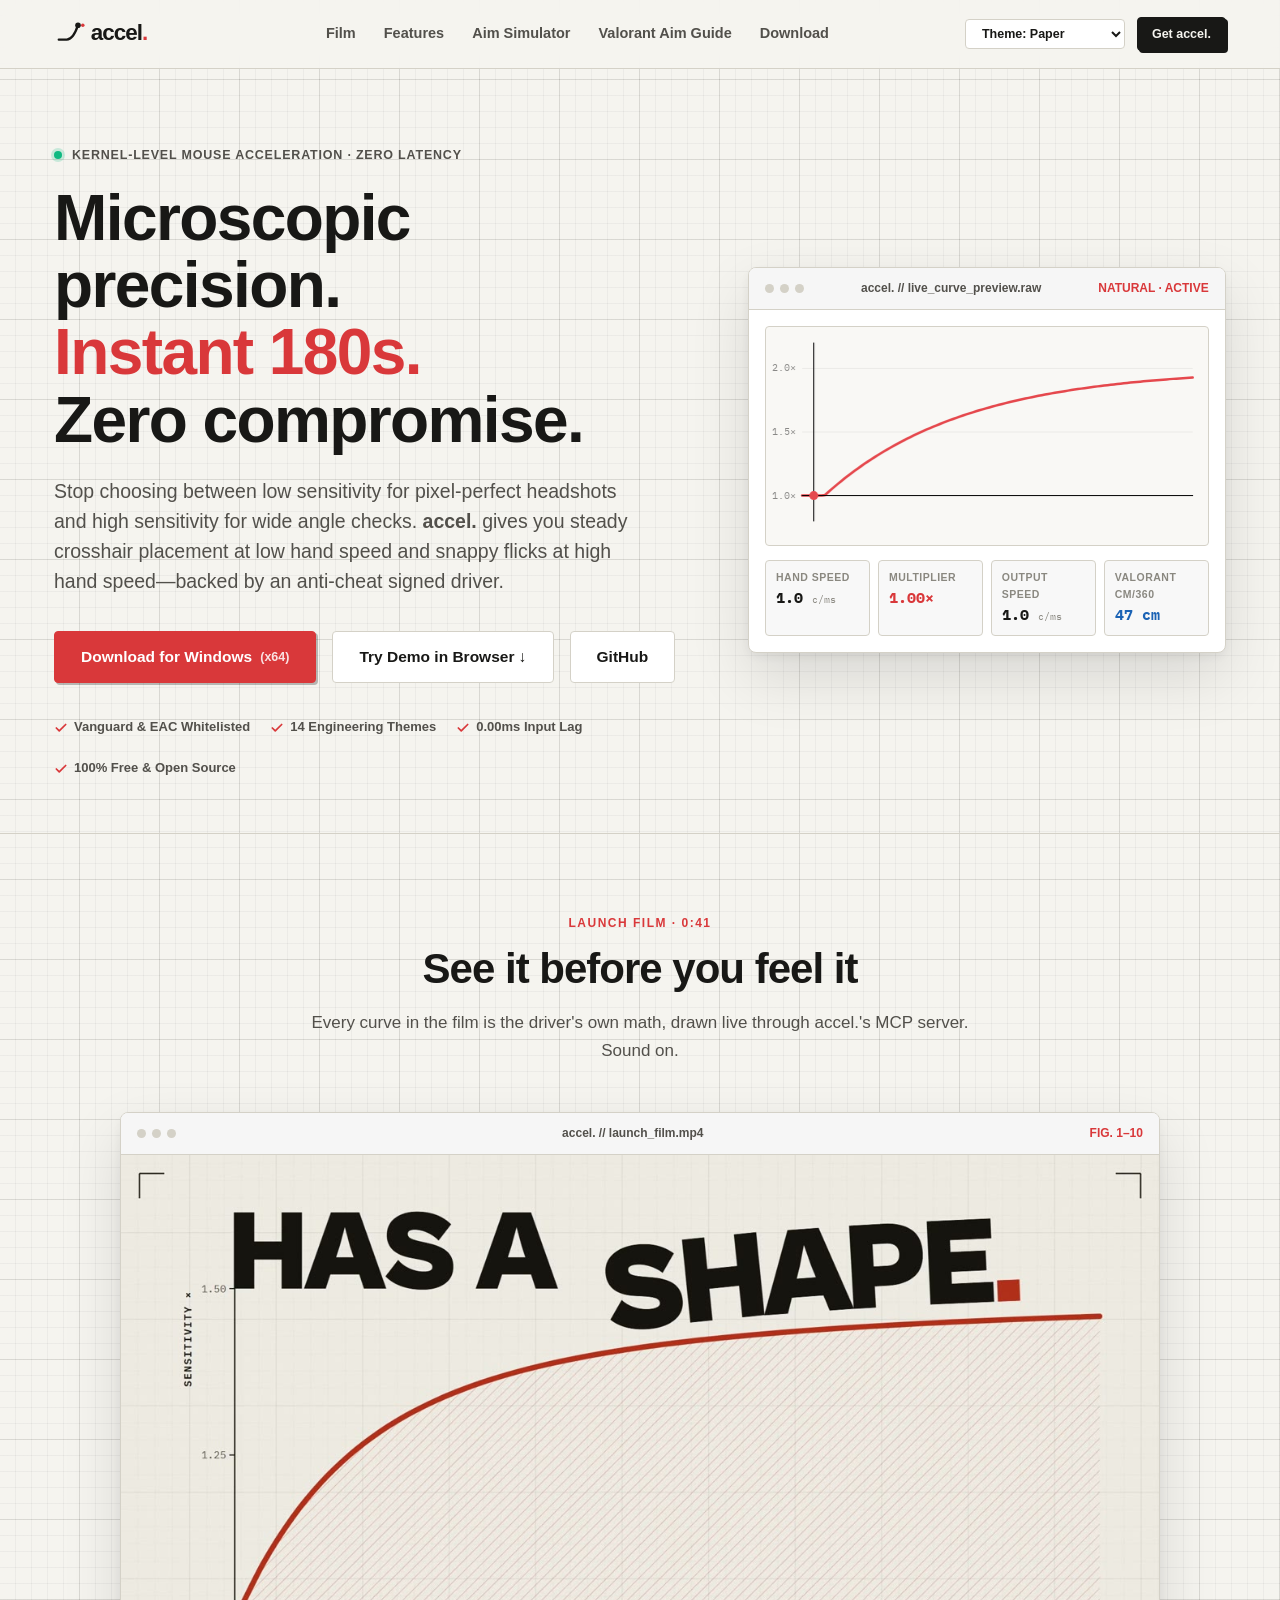
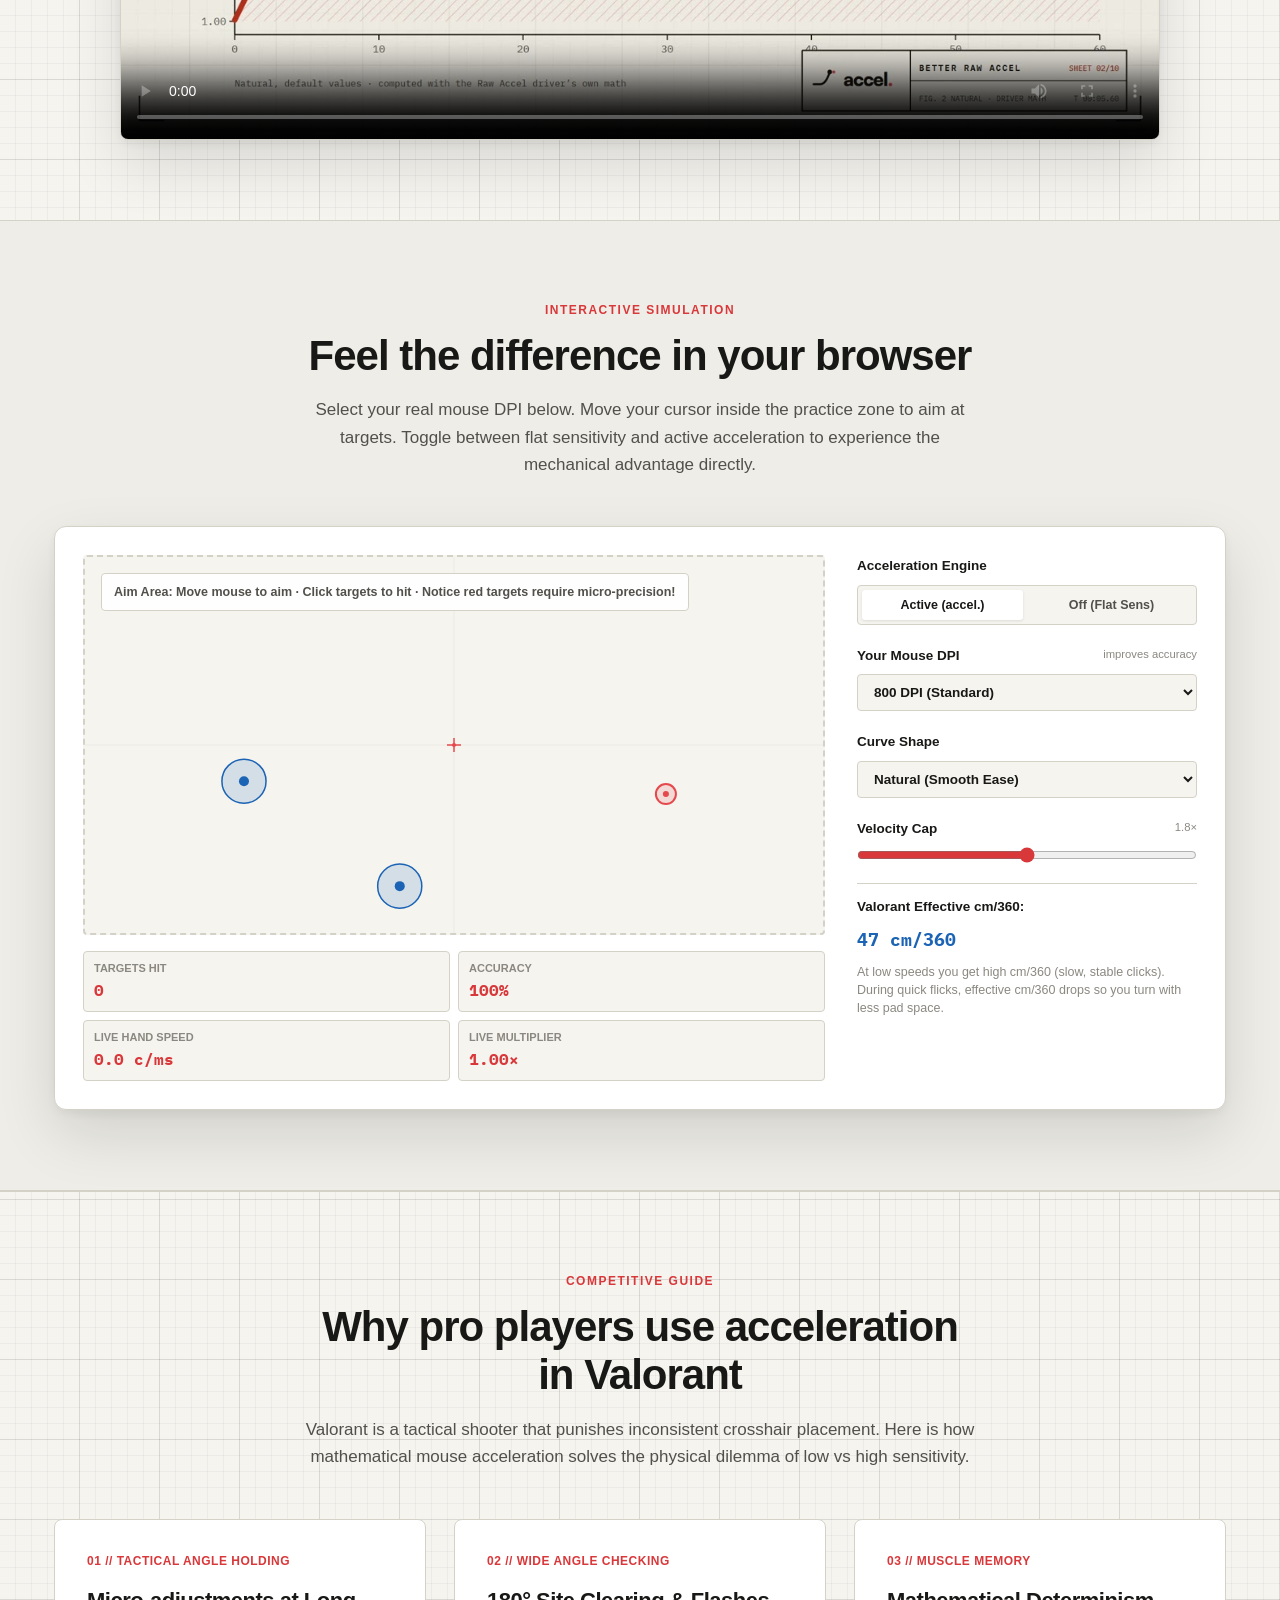
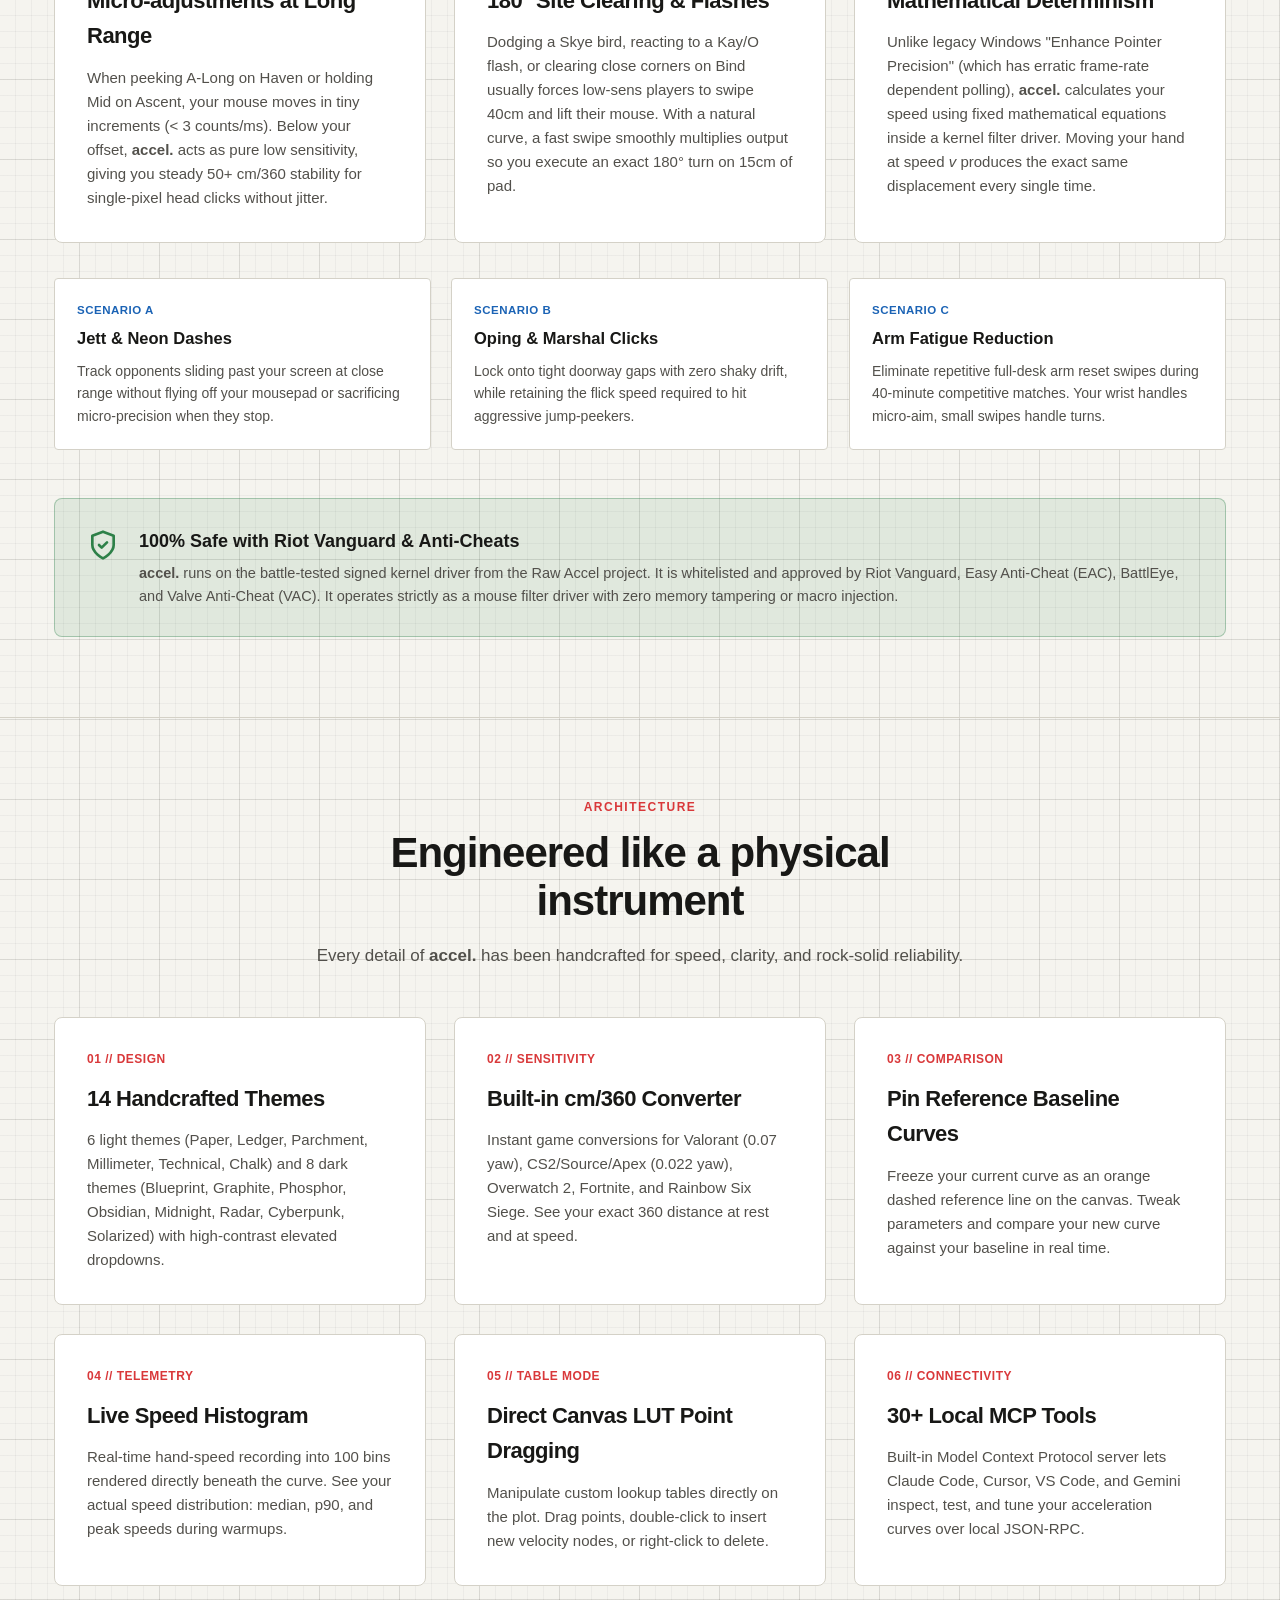
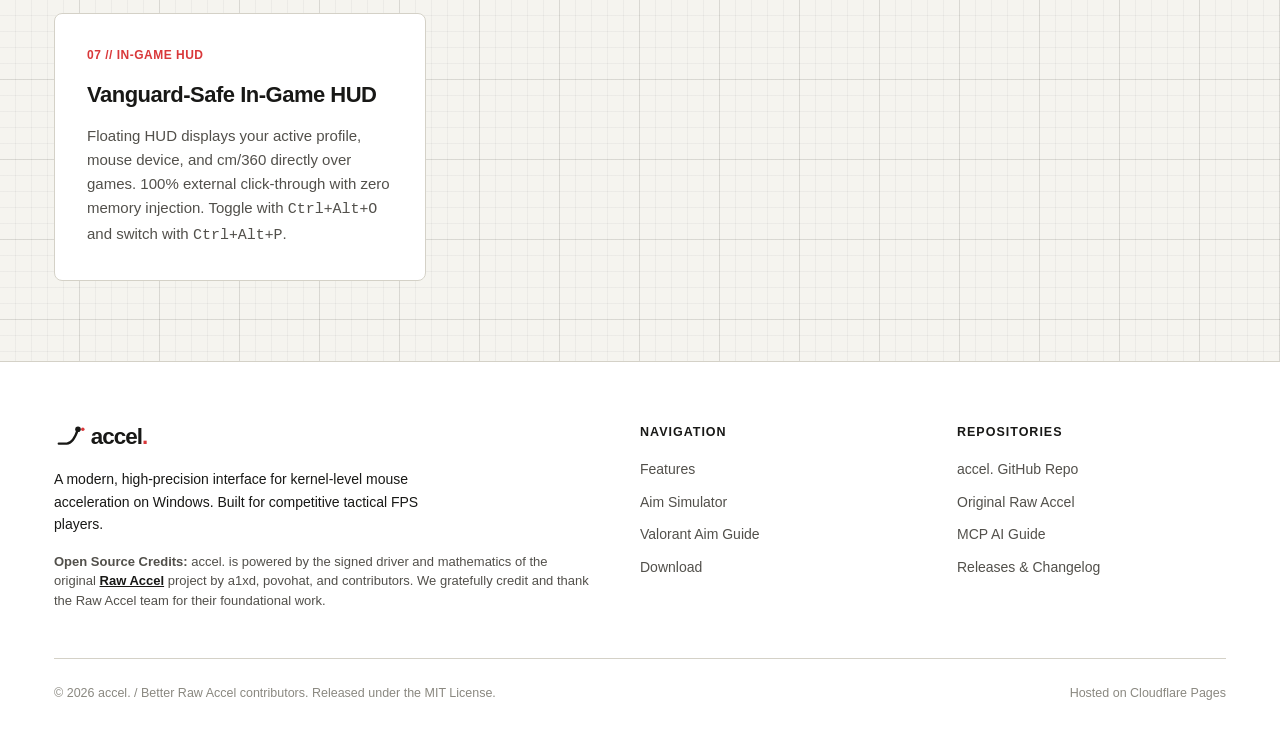
<file: website/index.html>
<!doctype html>
<html lang="en" data-theme="paper">
<head>
  <meta charset="utf-8">
  <meta name="viewport" content="width=device-width, initial-scale=1">
  <title>accel. — Precision Mouse Acceleration for Tactical Shooters &amp; Valorant</title>
  <meta name="description" content="accel. is a modern, high-precision interface for kernel-level mouse acceleration. Gain microscopic headshot precision and lightning-fast 180° flicks in Valorant and CS2.">

  <!-- Typeface: Satoshi via Fontshare, IBM Plex Mono for technical numbers -->
  <link rel="preconnect" href="https://api.fontshare.com">
  <link rel="preconnect" href="https://cdn.fontshare.com" crossorigin>
  <link href="https://api.fontshare.com/v2/css?f[]=satoshi@400,500,600,700,800,900&display=swap" rel="stylesheet">
  <link rel="preconnect" href="https://fonts.googleapis.com">
  <link rel="preconnect" href="https://fonts.gstatic.com" crossorigin>
  <link href="https://fonts.googleapis.com/css2?family=IBM+Plex+Mono:wght@400;500;600;700&display=swap" rel="stylesheet">

  <link rel="stylesheet" href="style.css?v=2">
</head>
<body>

  <!-- Navigation / Titleblock Header -->
  <header class="site-header">
    <div class="container header-inner">
      <a href="index.html" class="brand" aria-label="accel. home">
        <!-- Inline Option 4 Logo: Perfectly visible on dark & light themes via currentColor -->
        <svg class="brand-logo-svg" viewBox="0 0 170 40" fill="none" xmlns="http://www.w3.org/2000/svg">
          <g transform="translate(2, 2)">
            <path d="M 4 25 L 14 25 C 20 25, 24 19, 28 7" stroke="currentColor" stroke-width="3" stroke-linecap="round"/>
            <circle cx="28" cy="7" r="3.5" fill="currentColor"/>
            <circle cx="34" cy="7" r="2.2" fill="var(--accent)"/>
          </g>
          <text x="46" y="28" font-family="'Satoshi', sans-serif" font-weight="900" font-size="28" letter-spacing="-1.2px" fill="currentColor">
            accel<tspan fill="var(--accent)">.</tspan>
          </text>
        </svg>
      </a>

      <nav class="nav-links">
        <a href="#film" class="nav-link">Film</a>
        <a href="#features" class="nav-link">Features</a>
        <a href="#demo" class="nav-link">Aim Simulator</a>
        <a href="#valorant" class="nav-link">Valorant Aim Guide</a>
        <a href="download.html" class="nav-link">Download</a>
      </nav>

      <div class="header-actions">
        <select class="theme-select" aria-label="Select theme">
          <option value="paper">Theme: Paper</option>
          <option value="graphite">Theme: Graphite</option>
          <option value="blueprint">Theme: Blueprint</option>
          <option value="obsidian">Theme: Obsidian</option>
          <option value="cyberpunk">Theme: Cyberpunk</option>
          <option value="chalk">Theme: Chalk</option>
        </select>
        <a href="download.html" class="btn btn-primary btn-sm">Get accel.</a>
      </div>
    </div>
  </header>

  <!-- Hero Section -->
  <section class="hero">
    <div class="container hero-grid">
      <div class="hero-content reveal">
        <div class="hero-meta">
          <span class="pulse-dot"></span>
          <span>KERNEL-LEVEL MOUSE ACCELERATION · ZERO LATENCY</span>
        </div>
        <h1 class="hero-title">
          Microscopic precision.<br>
          <span class="highlight">Instant 180s.</span><br>
          Zero compromise.
        </h1>
        <p class="hero-desc">
          Stop choosing between low sensitivity for pixel-perfect headshots and high sensitivity for wide angle checks. <b>accel.</b> gives you steady crosshair placement at low hand speed and snappy flicks at high hand speed—backed by an anti-cheat signed driver.
        </p>

        <div class="hero-actions">
          <a href="download.html" class="btn btn-accent btn-lg">
            Download for Windows
            <span style="font-size:12.5px; opacity:0.85;">(x64)</span>
          </a>
          <a href="#demo" class="btn btn-secondary btn-lg">Try Demo in Browser ↓</a>
          <a href="https://github.com/jeelnadaa/better-rawaccel" target="_blank" rel="noopener" class="btn btn-secondary btn-lg">
            GitHub
          </a>
        </div>

        <div class="hero-badges">
          <span>
            <svg width="14" height="14" viewBox="0 0 24 24" fill="none" stroke="currentColor" stroke-width="3" stroke-linecap="round" stroke-linejoin="round"><polyline points="20 6 9 17 4 12"></polyline></svg>
            Vanguard &amp; EAC Whitelisted
          </span>
          <span>
            <svg width="14" height="14" viewBox="0 0 24 24" fill="none" stroke="currentColor" stroke-width="3" stroke-linecap="round" stroke-linejoin="round"><polyline points="20 6 9 17 4 12"></polyline></svg>
            14 Engineering Themes
          </span>
          <span>
            <svg width="14" height="14" viewBox="0 0 24 24" fill="none" stroke="currentColor" stroke-width="3" stroke-linecap="round" stroke-linejoin="round"><polyline points="20 6 9 17 4 12"></polyline></svg>
            0.00ms Input Lag
          </span>
          <span>
            <svg width="14" height="14" viewBox="0 0 24 24" fill="none" stroke="currentColor" stroke-width="3" stroke-linecap="round" stroke-linejoin="round"><polyline points="20 6 9 17 4 12"></polyline></svg>
            100% Free &amp; Open Source
          </span>
        </div>
      </div>

      <!-- Live Mini Curve Visualizer Card -->
      <div class="hero-preview reveal delay-2">
        <div class="app-frame">
          <div class="app-frame-head">
            <div class="app-frame-dots">
              <span></span><span></span><span></span>
            </div>
            <span>accel. // live_curve_preview.raw</span>
            <span style="color:var(--accent); font-weight:700;">NATURAL · ACTIVE</span>
          </div>
          <div class="app-frame-body">
            <div class="curve-box">
              <canvas id="heroCurveCanvas"></canvas>
            </div>
            <div class="curve-readouts">
              <div class="readout-col">
                <div class="lbl">Hand Speed</div>
                <div class="val"><span id="heroSensIn">0.0</span> <small style="font-size:10px; font-weight:400; color:var(--ink3);">c/ms</small></div>
              </div>
              <div class="readout-col">
                <div class="lbl">Multiplier</div>
                <div class="val" style="color:var(--accent);"><span id="heroSensMul">1.00×</span></div>
              </div>
              <div class="readout-col">
                <div class="lbl">Output Speed</div>
                <div class="val"><span id="heroSensOut">0.0</span> <small style="font-size:10px; font-weight:400; color:var(--ink3);">c/ms</small></div>
              </div>
              <div class="readout-col">
                <div class="lbl">Valorant cm/360</div>
                <div class="val" style="color:var(--blue);"><span id="heroSensCm">52 cm</span></div>
              </div>
            </div>
          </div>
        </div>
      </div>
    </div>
  </section>

  <!-- Launch Film -->
  <section class="section film-section" id="film">
    <div class="container">
      <div class="section-head reveal">
        <span class="section-tag">Launch Film · 0:41</span>
        <h2 class="section-title">See it before you feel it</h2>
        <p class="section-desc">
          Every curve in the film is the driver's own math, drawn live through accel.'s MCP server. Sound on.
        </p>
      </div>

      <div class="app-frame film-frame reveal delay-1">
        <div class="app-frame-head">
          <div class="app-frame-dots">
            <span></span><span></span><span></span>
          </div>
          <span>accel. // launch_film.mp4</span>
          <span style="color:var(--accent); font-weight:700;">FIG. 1–10</span>
        </div>
        <video class="film-video" id="launchFilm" controls playsinline preload="metadata"
               width="1920" height="1080" style="display:block; width:100%; height:auto; max-width:100%;"
               poster="media/accel-launch-16x9.jpg"
               aria-label="accel. launch film, 41 seconds, music and sound effects, all text on screen">
          <source src="media/accel-launch-9x16.mp4" type="video/mp4" media="(max-width: 640px) and (orientation: portrait)">
          <source src="media/accel-launch-16x9.mp4" type="video/mp4">
        </video>
      </div>
    </div>
  </section>

  <!-- Interactive Aim & Acceleration Demo Section -->
  <section class="demo-section" id="demo">
    <div class="container">
      <div class="section-head reveal">
        <span class="section-tag">Interactive Simulation</span>
        <h2 class="section-title">Feel the difference in your browser</h2>
        <p class="section-desc">
          Select your real mouse DPI below. Move your cursor inside the practice zone to aim at targets. Toggle between flat sensitivity and active acceleration to experience the mechanical advantage directly.
        </p>
      </div>

      <div class="demo-wrapper reveal delay-1">
        <div class="demo-screen">
          <div class="aim-canvas-container" id="aimContainer">
            <canvas id="aimCanvas"></canvas>
            <div class="aim-instructions">
              <b>Aim Area:</b> Move mouse to aim · Click targets to hit · Notice red targets require micro-precision!
            </div>
          </div>

          <div class="stat-pills">
            <div class="stat-pill">
              <div class="k">Targets Hit</div>
              <div class="v" id="demoHits">0</div>
            </div>
            <div class="stat-pill">
              <div class="k">Accuracy</div>
              <div class="v" id="demoAccuracy">100%</div>
            </div>
            <div class="stat-pill">
              <div class="k">Live Hand Speed</div>
              <div class="v" id="demoLiveSpeed">0.0 c/ms</div>
            </div>
            <div class="stat-pill">
              <div class="k">Live Multiplier</div>
              <div class="v" id="demoLiveSens">1.00×</div>
            </div>
          </div>
        </div>

        <!-- Sidebar Demo Controls -->
        <div class="demo-controls-sidebar">
          <div class="control-group">
            <label class="control-label">Acceleration Engine</label>
            <div class="toggle-group">
              <button class="toggle-btn active" id="btnAccelOn">Active (accel.)</button>
              <button class="toggle-btn" id="btnAccelOff">Off (Flat Sens)</button>
            </div>
          </div>

          <div class="control-group">
            <label class="control-label" for="demoDpi">Your Mouse DPI <small>improves accuracy</small></label>
            <select class="control-select" id="demoDpi">
              <option value="400">400 DPI (Low)</option>
              <option value="800" selected>800 DPI (Standard)</option>
              <option value="1600">1600 DPI (High Precision)</option>
              <option value="3200">3200 DPI (Ultra)</option>
            </select>
          </div>

          <div class="control-group">
            <label class="control-label" for="demoCurveType">Curve Shape</label>
            <select class="control-select" id="demoCurveType">
              <option value="natural" selected>Natural (Smooth Ease)</option>
              <option value="linear">Linear (Constant Slope)</option>
              <option value="jump">Jump (Step Boost)</option>
            </select>
          </div>

          <div class="control-group">
            <div class="control-label">
              <span>Velocity Cap</span>
              <small id="demoLimitVal">1.8×</small>
            </div>
            <input type="range" class="range-slider" id="demoLimit" min="1.1" max="2.5" step="0.1" value="1.8">
          </div>

          <div class="control-group" style="padding-top:12px; border-top:1px solid var(--border);">
            <div class="control-label">
              <span>Valorant Effective cm/360:</span>
            </div>
            <div style="font-family:var(--font-mono); font-size:18px; font-weight:700; color:var(--blue);" id="demoLiveCm">
              47 cm/360
            </div>
            <p style="font-size:12.5px; color:var(--ink3); line-height:1.45;">
              At low speeds you get high cm/360 (slow, stable clicks). During quick flicks, effective cm/360 drops so you turn with less pad space.
            </p>
          </div>
        </div>
      </div>
    </div>
  </section>

  <!-- Valorant Aim Mechanics Section -->
  <section class="section" id="valorant">
    <div class="container">
      <div class="section-head reveal">
        <span class="section-tag">Competitive Guide</span>
        <h2 class="section-title">Why pro players use acceleration in Valorant</h2>
        <p class="section-desc">
          Valorant is a tactical shooter that punishes inconsistent crosshair placement. Here is how mathematical mouse acceleration solves the physical dilemma of low vs high sensitivity.
        </p>
      </div>

      <div class="features-grid">
        <div class="feature-card reveal delay-1">
          <span class="feature-num">01 // TACTICAL ANGLE HOLDING</span>
          <h3 class="feature-title">Micro-adjustments at Long Range</h3>
          <p class="feature-desc">
            When peeking A-Long on Haven or holding Mid on Ascent, your mouse moves in tiny increments (< 3 counts/ms). Below your offset, <b>accel.</b> acts as pure low sensitivity, giving you steady 50+ cm/360 stability for single-pixel head clicks without jitter.
          </p>
        </div>

        <div class="feature-card reveal delay-2">
          <span class="feature-num">02 // WIDE ANGLE CHECKING</span>
          <h3 class="feature-title">180° Site Clearing &amp; Flashes</h3>
          <p class="feature-desc">
            Dodging a Skye bird, reacting to a Kay/O flash, or clearing close corners on Bind usually forces low-sens players to swipe 40cm and lift their mouse. With a natural curve, a fast swipe smoothly multiplies output so you execute an exact 180° turn on 15cm of pad.
          </p>
        </div>

        <div class="feature-card reveal delay-3">
          <span class="feature-num">03 // MUSCLE MEMORY</span>
          <h3 class="feature-title">Mathematical Determinism</h3>
          <p class="feature-desc">
            Unlike legacy Windows "Enhance Pointer Precision" (which has erratic frame-rate dependent polling), <b>accel.</b> calculates your speed using fixed mathematical equations inside a kernel filter driver. Moving your hand at speed <i>v</i> produces the exact same displacement every single time.
          </p>
        </div>
      </div>

      <!-- Scenarios Grid -->
      <div class="scenarios-grid">
        <div class="scenario-card reveal delay-1">
          <span class="scenario-tag">SCENARIO A</span>
          <h4 class="scenario-title">Jett &amp; Neon Dashes</h4>
          <p class="scenario-body">
            Track opponents sliding past your screen at close range without flying off your mousepad or sacrificing micro-precision when they stop.
          </p>
        </div>
        <div class="scenario-card reveal delay-2">
          <span class="scenario-tag">SCENARIO B</span>
          <h4 class="scenario-title">Oping &amp; Marshal Clicks</h4>
          <p class="scenario-body">
            Lock onto tight doorway gaps with zero shaky drift, while retaining the flick speed required to hit aggressive jump-peekers.
          </p>
        </div>
        <div class="scenario-card reveal delay-3">
          <span class="scenario-tag">SCENARIO C</span>
          <h4 class="scenario-title">Arm Fatigue Reduction</h4>
          <p class="scenario-body">
            Eliminate repetitive full-desk arm reset swipes during 40-minute competitive matches. Your wrist handles micro-aim, small swipes handle turns.
          </p>
        </div>
      </div>

      <!-- Anti-Cheat / Vanguard Box -->
      <div class="callout-box reveal">
        <svg class="callout-icon-svg" viewBox="0 0 24 24" fill="none" stroke="currentColor" stroke-width="2" stroke-linecap="round" stroke-linejoin="round">
          <path d="M12 22s8-4 8-10V5l-8-3-8 3v7c0 6 8 10 8 10z"/>
          <path d="M9 12l2 2 4-4"/>
        </svg>
        <div class="callout-content">
          <h4>100% Safe with Riot Vanguard &amp; Anti-Cheats</h4>
          <p>
            <b>accel.</b> runs on the battle-tested signed kernel driver from the Raw Accel project. It is whitelisted and approved by Riot Vanguard, Easy Anti-Cheat (EAC), BattlEye, and Valve Anti-Cheat (VAC). It operates strictly as a mouse filter driver with zero memory tampering or macro injection.
          </p>
        </div>
      </div>
    </div>
  </section>

  <!-- Features Grid Section -->
  <section class="section" id="features">
    <div class="container">
      <div class="section-head reveal">
        <span class="section-tag">Architecture</span>
        <h2 class="section-title">Engineered like a physical instrument</h2>
        <p class="section-desc">
          Every detail of <b>accel.</b> has been handcrafted for speed, clarity, and rock-solid reliability.
        </p>
      </div>

      <div class="features-grid">
        <div class="feature-card reveal delay-1">
          <span class="feature-num">01 // DESIGN</span>
          <h3 class="feature-title">14 Handcrafted Themes</h3>
          <p class="feature-desc">
            6 light themes (Paper, Ledger, Parchment, Millimeter, Technical, Chalk) and 8 dark themes (Blueprint, Graphite, Phosphor, Obsidian, Midnight, Radar, Cyberpunk, Solarized) with high-contrast elevated dropdowns.
          </p>
        </div>

        <div class="feature-card reveal delay-2">
          <span class="feature-num">02 // SENSITIVITY</span>
          <h3 class="feature-title">Built-in cm/360 Converter</h3>
          <p class="feature-desc">
            Instant game conversions for Valorant (0.07 yaw), CS2/Source/Apex (0.022 yaw), Overwatch 2, Fortnite, and Rainbow Six Siege. See your exact 360 distance at rest and at speed.
          </p>
        </div>

        <div class="feature-card reveal delay-3">
          <span class="feature-num">03 // COMPARISON</span>
          <h3 class="feature-title">Pin Reference Baseline Curves</h3>
          <p class="feature-desc">
            Freeze your current curve as an orange dashed reference line on the canvas. Tweak parameters and compare your new curve against your baseline in real time.
          </p>
        </div>

        <div class="feature-card reveal delay-1">
          <span class="feature-num">04 // TELEMETRY</span>
          <h3 class="feature-title">Live Speed Histogram</h3>
          <p class="feature-desc">
            Real-time hand-speed recording into 100 bins rendered directly beneath the curve. See your actual speed distribution: median, p90, and peak speeds during warmups.
          </p>
        </div>

        <div class="feature-card reveal delay-2">
          <span class="feature-num">05 // TABLE MODE</span>
          <h3 class="feature-title">Direct Canvas LUT Point Dragging</h3>
          <p class="feature-desc">
            Manipulate custom lookup tables directly on the plot. Drag points, double-click to insert new velocity nodes, or right-click to delete.
          </p>
        </div>

        <div class="feature-card reveal delay-3">
          <span class="feature-num">06 // CONNECTIVITY</span>
          <h3 class="feature-title">30+ Local MCP Tools</h3>
          <p class="feature-desc">
            Built-in Model Context Protocol server lets Claude Code, Cursor, VS Code, and Gemini inspect, test, and tune your acceleration curves over local JSON-RPC.
          </p>
        </div>

        <div class="feature-card reveal delay-1">
          <span class="feature-num">07 // IN-GAME HUD</span>
          <h3 class="feature-title">Vanguard-Safe In-Game HUD</h3>
          <p class="feature-desc">
            Floating HUD displays your active profile, mouse device, and cm/360 directly over games. 100% external click-through with zero memory injection. Toggle with <kbd>Ctrl</kbd>+<kbd>Alt</kbd>+<kbd>O</kbd> and switch with <kbd>Ctrl</kbd>+<kbd>Alt</kbd>+<kbd>P</kbd>.
          </p>
        </div>
      </div>
    </div>
  </section>

  <!-- Footer & Credits -->
  <footer class="site-footer">
    <div class="container">
      <div class="footer-grid">
        <div class="footer-brand">
          <svg class="brand-logo-svg" viewBox="0 0 170 40" fill="none" xmlns="http://www.w3.org/2000/svg">
            <g transform="translate(2, 2)">
              <path d="M 4 25 L 14 25 C 20 25, 24 19, 28 7" stroke="currentColor" stroke-width="3" stroke-linecap="round"/>
              <circle cx="28" cy="7" r="3.5" fill="currentColor"/>
              <circle cx="34" cy="7" r="2.2" fill="var(--accent)"/>
            </g>
            <text x="46" y="28" font-family="'Satoshi', sans-serif" font-weight="900" font-size="28" letter-spacing="-1.2px" fill="currentColor">
              accel<tspan fill="var(--accent)">.</tspan>
            </text>
          </svg>
          <p style="max-width:380px; margin-bottom:16px;">
            A modern, high-precision interface for kernel-level mouse acceleration on Windows. Built for competitive tactical FPS players.
          </p>
          <div class="footer-credits-note">
            <b>Open Source Credits:</b> accel. is powered by the signed driver and mathematics of the original
            <a href="https://github.com/RawAccelOfficial/rawaccel" target="_blank" rel="noopener">Raw Accel</a>
            project by a1xd, povohat, and contributors. We gratefully credit and thank the Raw Accel team for their foundational work.
          </div>
        </div>

        <div class="footer-col">
          <h5>Navigation</h5>
          <ul class="footer-links">
            <li><a href="#features">Features</a></li>
            <li><a href="#demo">Aim Simulator</a></li>
            <li><a href="#valorant">Valorant Aim Guide</a></li>
            <li><a href="download.html">Download</a></li>
          </ul>
        </div>

        <div class="footer-col">
          <h5>Repositories</h5>
          <ul class="footer-links">
            <li><a href="https://github.com/jeelnadaa/better-rawaccel" target="_blank" rel="noopener">accel. GitHub Repo</a></li>
            <li><a href="https://github.com/RawAccelOfficial/rawaccel" target="_blank" rel="noopener">Original Raw Accel</a></li>
            <li><a href="https://github.com/jeelnadaa/better-rawaccel/blob/main/doc/MCP.md" target="_blank" rel="noopener">MCP AI Guide</a></li>
            <li><a href="https://github.com/jeelnadaa/better-rawaccel/releases" target="_blank" rel="noopener">Releases &amp; Changelog</a></li>
          </ul>
        </div>
      </div>

      <div class="footer-bottom">
        <span>&copy; 2026 accel. / Better Raw Accel contributors. Released under the MIT License.</span>
        <span>Hosted on Cloudflare Pages</span>
      </div>
    </div>
  </footer>

  <script src="main.js?v=2"></script>
</body>
</html>
</file>
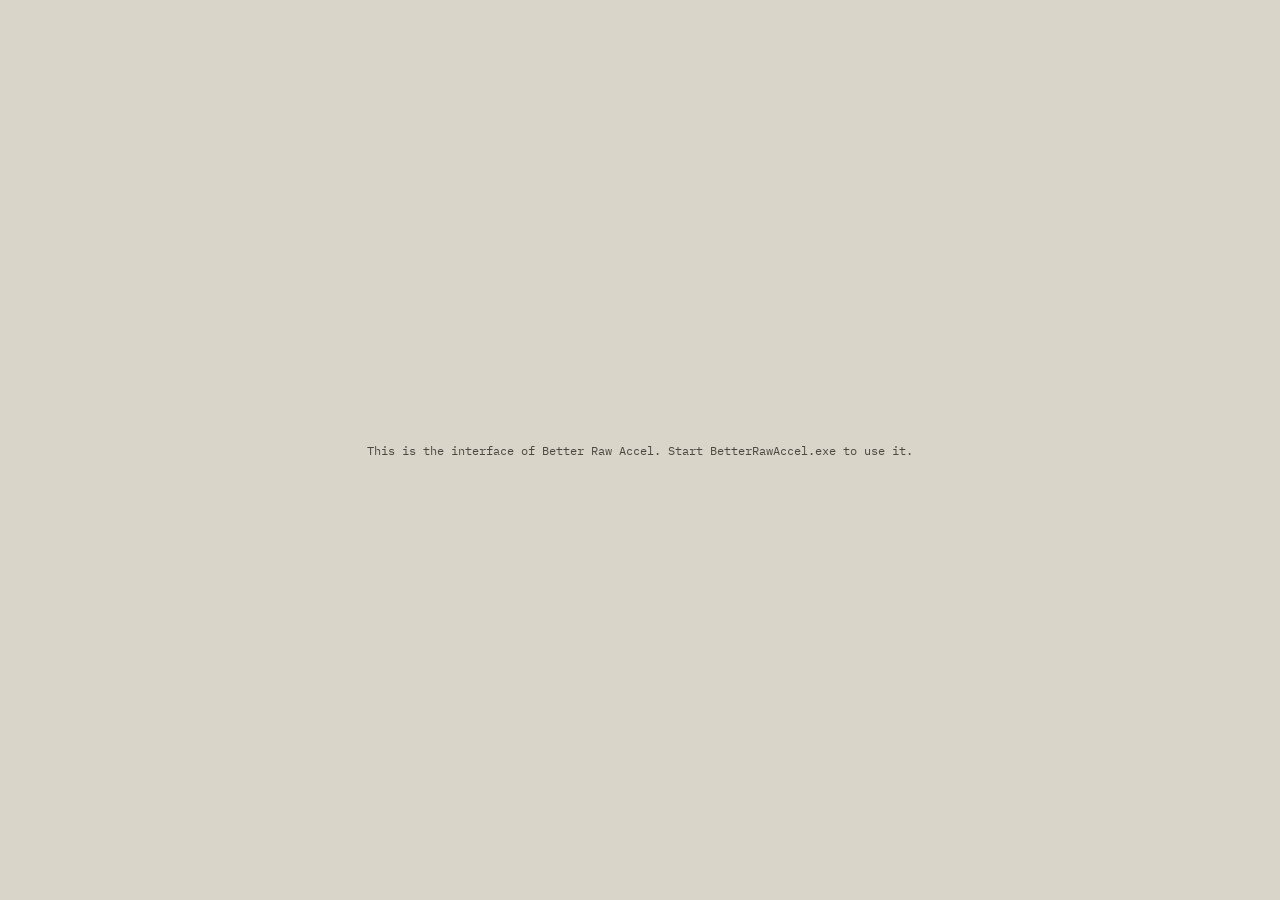
<file: src/BetterRawAccel/ui/index.html>
<!doctype html>
<html lang="en" data-theme="paper" data-font="satoshi">
<head>
<meta charset="utf-8">
<meta name="viewport" content="width=device-width, initial-scale=1">
<title>Better Raw Accel</title>
<!--
  Type: Satoshi + Cabinet Grotesk (Fontshare, ITF Free Font License) and Archivo + IBM Plex Mono (SIL OFL 1.1).
  Archivo and IBM Plex Mono are bundled in ui/fonts (their licence allows it), so the app is fully usable offline.
  Satoshi and Cabinet Grotesk are loaded from Fontshare and cached by WebView2; they are not redistributed.
  Offline and uncached, those two fall back to Archivo.
-->
<link rel="preconnect" href="https://api.fontshare.com">
<link rel="preconnect" href="https://cdn.fontshare.com" crossorigin>
<link href="https://api.fontshare.com/v2/css?f[]=satoshi@400,500,700,900&f[]=cabinet-grotesk@400,500,700,800&display=swap" rel="stylesheet">
<script>
  // Restore theme/font before first paint so there is no flash.
  try {
    const t = localStorage.getItem("ra.theme"), f = localStorage.getItem("ra.font");
    if (t) document.documentElement.dataset.theme = t;
    if (f) document.documentElement.dataset.font = f;
  } catch (e) {}
</script>
<link rel="stylesheet" href="app.css">
<link rel="stylesheet" href="extra.css">
</head>
<body>
<div class="scrim" id="scrim"></div>
<div class="boot" id="boot">Starting…</div>
<div class="app">
  <header>
    <div class="mark">
      <svg viewBox="0 0 34 22" fill="none" xmlns="http://www.w3.org/2000/svg" style="width:20px;height:14px;color:var(--ink);">
        <path d="M 2 18 L 10 18 C 15 18, 18 13, 22 4" stroke="currentColor" stroke-width="2.5" stroke-linecap="round"/>
        <circle cx="22" cy="4" r="2.8" fill="currentColor"/>
        <circle cx="27" cy="4" r="1.8" fill="var(--pen)"/>
      </svg>
      <b>accel<span style="color:var(--pen);">.</span></b>
      <button class="help" id="helpBtn" aria-haspopup="dialog" aria-expanded="false" data-tip="help"><b>?</b><span>How to use</span></button>
    </div>
    <div class="tb">
      <div class="doc"><span id="docT">Sensitivity curve</span> <small id="rev"></small></div>
      <button class="cell" id="profBtn" aria-haspopup="dialog" aria-expanded="false" data-tip="profile"><span class="k" id="profK">Profile</span><span class="v" id="profV">default</span></button>
      <button class="cell" id="cm360Btn" aria-haspopup="dialog" aria-expanded="false" data-tip="cm360"><span class="k">cm/360</span><span class="v" id="cm360V">calc</span></button>
      <button class="cell" id="testBtn" aria-haspopup="dialog" aria-expanded="false" data-tip="test"><span class="k">Aim test</span><span class="v" id="testV">profiles</span></button>
      <button class="cell" id="devBtn" aria-haspopup="dialog" aria-expanded="false" data-tip="device"><span class="k">Device</span><span class="v" id="devV"></span></button>
      <button class="cell" id="sysBtn" aria-haspopup="dialog" aria-expanded="false" data-tip="driver"><span class="k">Driver</span><span class="v"><span class="led" id="led"></span><span id="drvV">connected</span></span></button>
      <button class="cell" id="themeBtn" aria-haspopup="menu" aria-expanded="false" data-tip="theme"><span class="k">Sheet</span><span class="v" id="themeV"></span></button>
      <button class="cell" id="fontBtn" aria-haspopup="menu" aria-expanded="false" data-tip="font"><span class="k">Type</span><span class="v" id="fontV"></span></button>
    </div>
  </header>

  <aside>
    <div class="scroll" id="scroll">
      <section>
        <div class="sh"><i>01</i><h2>Mode</h2><span>keys 1–8</span></div>
        <div class="modes" id="modes"><div class="sel" id="sel"></div></div>
      </section>
      <section>
        <div class="sh"><i>02</i><h2>Parameters</h2><div class="seg" id="axisSeg" hidden data-tip="axis"><button data-a="x">X</button><button data-a="y">Y</button></div><span id="prmHint">drag · type · ↑↓</span></div>
        <div id="params"></div>
      </section>
      <section>
        <div class="sh"><i>03</i><h2>Output</h2><span>after the curve</span></div>
        <div id="output"></div>
      </section>
      <section class="fold closed" id="advFold">
        <div class="sh" id="advHead" tabindex="0" role="button" aria-expanded="false"><i>04</i><h2>Advanced</h2><span>axes · smoothing</span></div>
        <div class="body" id="advanced"></div>
      </section>
    </div>
    <section class="wr">
      <button class="write" id="write" data-tip="write"><span id="wlabel">Write to driver</span><kbd>Ctrl ↵</kbd><span class="bar"></span></button>
      <div class="st-row">
        <div class="st" id="st" tabindex="0" data-tip="status">Driver matches</div>
        <button class="ib" id="undoBtn" aria-label="Undo" data-tip="undo" disabled>↶</button>
        <button class="ib" id="redoBtn" aria-label="Redo" data-tip="undo" disabled>↷</button>
        <button class="ib" id="revertBtn" aria-label="Discard unwritten changes" data-tip="revert" disabled>×</button>
      </div>
    </section>
  </aside>

  <main>
    <div class="plot" id="plot">
      <canvas id="cv"></canvas>
      <div class="anno" id="anno"><b></b><span></span></div>
      <div class="seg views" id="viewSeg" data-tip="view"><button data-v="sens">Sensitivity</button><button data-v="vel">Velocity</button><button data-v="gain">Gain</button><button id="pinBtn" title="Pin current curve as reference">Pin</button><button id="histBtn" title="Toggle hand speed histogram under curve">Hist</button><button id="exportPngBtn" title="Save plot as PNG image">PNG</button></div>
      <div class="legend" id="legend" tabindex="0" data-tip="legend">
        <span data-l="edit"><i></i>editing</span><span data-l="y"><i class="y"></i>Y axis</span><span data-l="drv"><i class="d"></i>in driver</span><span data-l="ref"><i class="r"></i><span id="refLabel">ref</span> <button id="unpinBtn" style="background:none;border:0;color:inherit;cursor:pointer;padding:0 2px" title="Unpin reference curve">×</button></span>
      </div>
      <div class="notice" id="notice" role="status" aria-live="polite"></div>
    </div>
    <div class="readouts">
      <div class="ro" tabindex="0" data-tip="in"><div class="k">Hand speed</div><div class="v"><span id="sIn">0.0</span><small data-su>c/ms</small></div></div>
      <div class="ro s" tabindex="0" data-tip="sens"><div class="k">Sensitivity</div><div class="v"><span id="sSens">1.00</span><small>×</small></div></div>
      <div class="ro" tabindex="0" data-tip="out"><div class="k">Output speed</div><div class="v"><span id="sOut">0.0</span><small data-su>c/ms</small></div></div>
      <div class="ro" tabindex="0" data-tip="peak"><div class="k">Peak · 3 s hold</div><div class="v"><span id="sPk">0.0</span><small data-su>c/ms</small></div></div>
    </div>
    <div class="bench" id="bench" role="dialog" aria-label="Aim test" hidden>
      <header><h3>Aim test</h3><span id="bnSub">same drill on each profile · pick the one you aim best with</span><span class="prog" id="bnProg"></span><button id="bnClose">Esc · close</button></header>
      <div class="stage" id="bnStage">
        <canvas id="bcv"></canvas>
        <div class="bpanel" id="bnPanel"></div>
      </div>
    </div>
  </main>
</div>

<div class="pop menu" id="menu" role="menu"></div>
<div class="pop sheet" id="sheet" role="dialog"></div>
<div class="pop notes" id="notes" role="dialog" aria-label="How to use">
  <header><h3>General notes</h3><span>hover or focus any control for its note</span><button id="notesClose">Esc · close</button></header>
  <ol>
    <li><b>Mode</b><span>Click a tile or press <kbd>1</kbd>–<kbd>8</kbd>. Tiles share one scale, so shapes compare directly. Each mode keeps its own values.</span></li>
    <li><b>Exact value</b><span>Type a number; <kbd>Enter</kbd> applies, <kbd>Esc</kbd> cancels. <kbd>↑</kbd><kbd>↓</kbd> step, <kbd>Shift</kbd> ×10, wheel while focused. Typed values may go past the ruler.</span></li>
    <li><b>Ruler</b><span>Click to jump, drag to set. <kbd>Shift</kbd>-drag for 1/10 speed. Double-click resets to default <span aria-hidden="true">▾</span>. Focused: <kbd>←</kbd><kbd>→</kbd>, <kbd>Home</kbd>/<kbd>End</kbd>.</span></li>
    <li><b>Scrub</b><span>Drag a parameter's name sideways to scrub its value without aiming at the ruler.</span></li>
    <li><b>Live marker</b><span>Move the mouse: the ring and crosshair show your hand speed on the curve, with exact values on the axes. <span aria-hidden="true">▲</span> holds your peak for 3 s.</span></li>
    <li><b>Dashed curve</b><span>What the driver has now. It appears while you have unwritten edits; the status line counts them.</span></li>
    <li><b>Write to driver</b><span>Button or <kbd>Ctrl</kbd>+<kbd>Enter</kbd>. The driver waits one second before using new settings; the pen re-traces the curve when it lands.</span></li>
    <li><b>Undo</b><span><kbd>Ctrl</kbd>+<kbd>Z</kbd> and <kbd>Ctrl</kbd>+<kbd>Y</kbd> step through edits. <b style="letter-spacing:0;text-transform:none">×</b> next to the status drops everything not yet written.</span></li>
    <li><b>Profile &amp; device</b><span>Title block: keep several profiles, run the same aim drill on each under <b style="letter-spacing:0;text-transform:none">Aim test</b>, and give a mouse its own DPI, polling rate or profile.</span></li>
    <li><b>Driver, sheet &amp; type</b><span>Driver opens start-up, MCP, update and import/export settings. Sheet and Type change the look. <kbd>?</kbd> opens these notes.</span></li>
  </ol>
</div>
<div class="lead" id="lead"></div>
<div class="tip" id="tip" role="tooltip"><div class="k"><i></i><span></span></div><p></p></div>

<script src="app.js"></script>
</body>
</html>
</file>
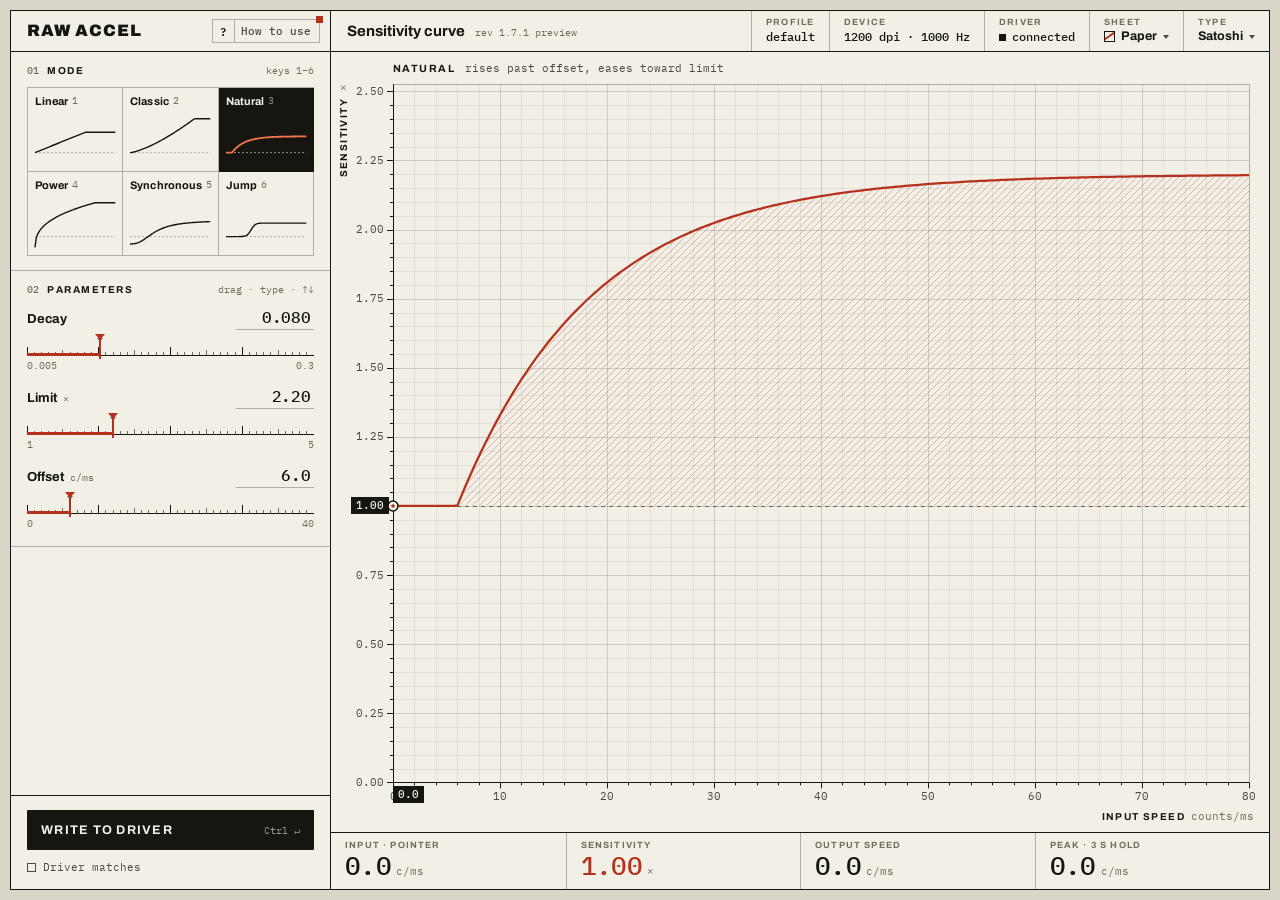
<file: design/prototype.html>
<!doctype html>
<html lang="en" data-theme="paper" data-font="satoshi">
<head>
<meta charset="utf-8">
<meta name="viewport" content="width=device-width, initial-scale=1">
<title>Raw Accel — design prototype</title>
<!--
  Type: Satoshi + Cabinet Grotesk (Fontshare, ITF Free Font License), Archivo (SIL OFL 1.1),
        IBM Plex Mono (SIL OFL 1.1) for all numbers.
-->
<link rel="preconnect" href="https://api.fontshare.com">
<link rel="preconnect" href="https://cdn.fontshare.com" crossorigin>
<link rel="preconnect" href="https://fonts.googleapis.com">
<link rel="preconnect" href="https://fonts.gstatic.com" crossorigin>
<link href="https://api.fontshare.com/v2/css?f[]=satoshi@400,500,700,900&f[]=cabinet-grotesk@400,500,700,800&display=swap" rel="stylesheet">
<link href="https://fonts.googleapis.com/css2?family=Archivo:wdth,wght@62..125,400..800&family=IBM+Plex+Mono:wght@400;500;600&display=swap" rel="stylesheet">
<script>
  // Restore theme/font before first paint so there is no flash.
  try {
    const t = localStorage.getItem("ra.theme"), f = localStorage.getItem("ra.font");
    if (t) document.documentElement.dataset.theme = t;
    if (f) document.documentElement.dataset.font = f;
  } catch (e) {}
</script>
<style>
  @property --p { syntax: "<number>"; inherits: true; initial-value: 0; }

  /* ---------- themes: each is a sheet, an ink and one pen ---------- */
  :root, [data-theme="paper"] {
    --desk: #D9D5C9; --sheet: #F2EFE7; --ink: #16150F; --ink2: #4B4940; --ink3: #6F6C61;
    --pen: #B5311B; --pen-on-ink: #F2754E;
    --grid: #16150F; --grid-a1: .065; --grid-a2: .16; --hatch-a: .30; color-scheme: light;
  }
  [data-theme="ledger"] {
    --desk: #C7D1BC; --sheet: #EDF1E6; --ink: #0F1F15; --ink2: #3B4C40; --ink3: #586A5C;
    --pen: #1F4FB0; --pen-on-ink: #9DB9FF;
    --grid: #2E7D4C; --grid-a1: .16; --grid-a2: .38; --hatch-a: .26; color-scheme: light;
  }
  [data-theme="blueprint"] {
    --desk: #0A2140; --sheet: #123769; --ink: #EEF3F9; --ink2: #C3D1E2; --ink3: #9AAEC7;
    --pen: #F5C451; --pen-on-ink: #8A5A00;
    --grid: #DDE7F3; --grid-a1: .09; --grid-a2: .21; --hatch-a: .32; color-scheme: dark;
  }
  [data-theme="graphite"] {
    --desk: #0D0D0C; --sheet: #1C1C1A; --ink: #ECE8DE; --ink2: #B8B3A6; --ink3: #908C80;
    --pen: #FF6B42; --pen-on-ink: #B5311B;
    --grid: #ECE8DE; --grid-a1: .06; --grid-a2: .15; --hatch-a: .30; color-scheme: dark;
  }
  [data-theme="phosphor"] {
    --desk: #070604; --sheet: #12100B; --ink: #F2B24C; --ink2: #CC9643; --ink3: #A67C3C;
    --pen: #FFF0C8; --pen-on-ink: #5A3500;
    --grid: #F2B24C; --grid-a1: .075; --grid-a2: .17; --hatch-a: .22; color-scheme: dark;
  }

  /* ---------- type: per-face tuning so labels and the wordmark stay deliberate ---------- */
  [data-font="satoshi"] {
    --ui: "Satoshi", "Archivo", Arial, sans-serif;
    --mk-w: 900; --mk-s: 100%; --mk-tr: .05em; --mk-sz: 16.5px;
    --lb-w: 700; --lb-s: 100%; --lb-tr: .13em; --lb-sz: 9px;
    --cn: 100%; --nm-s: 100%; --nm-sz: 11px; --nm-w: 700; --bd-w: 700;
  }
  [data-font="cabinet"] {
    --ui: "Cabinet Grotesk", "Archivo", Arial, sans-serif;
    --mk-w: 800; --mk-s: 100%; --mk-tr: .02em; --mk-sz: 19px;
    --lb-w: 700; --lb-s: 100%; --lb-tr: .11em; --lb-sz: 9.5px;
    --cn: 100%; --nm-s: 100%; --nm-sz: 12px; --nm-w: 700; --bd-w: 700;
  }
  [data-font="archivo"] {
    --ui: "Archivo", "Arial Narrow", Arial, sans-serif;
    --mk-w: 800; --mk-s: 125%; --mk-tr: .01em; --mk-sz: 18px;
    --lb-w: 650; --lb-s: 80%; --lb-tr: .12em; --lb-sz: 9.5px;
    --cn: 88%; --nm-s: 76%; --nm-sz: 11.5px; --nm-w: 600; --bd-w: 600;
  }

  :root {
    --rule:  color-mix(in srgb, var(--ink) 13%, transparent);
    --rule2: color-mix(in srgb, var(--ink) 30%, transparent);
    --on-ink-dim: color-mix(in srgb, var(--sheet) 55%, var(--ink));
    --mono: "IBM Plex Mono", Consolas, monospace;
    --ease: cubic-bezier(.2,.8,.2,1);
    --side: clamp(252px, 25vw, 328px);
  }
  * { box-sizing: border-box; margin: 0; padding: 0; }
  html, body { height: 100%; }
  body {
    background: var(--desk); color: var(--ink); overflow: hidden; padding: 10px;
    font: 400 13px/1.35 var(--ui); font-variant-numeric: tabular-nums;
    -webkit-font-smoothing: antialiased;
  }
  button, input { font: inherit; color: inherit; }
  :focus-visible { outline: 2px solid var(--pen); outline-offset: 2px; }
  kbd { font: 500 10px/1 var(--mono); padding: 1px 3px; border: 1px solid var(--rule2); border-bottom-width: 2px; white-space: nowrap; }

  /* brief colour cross-fade on theme switch */
  .retheme *, .retheme *::before, .retheme *::after, .retheme body {
    transition: background-color .35s var(--ease), color .35s var(--ease), border-color .35s var(--ease), stroke .35s var(--ease), fill .35s var(--ease) !important;
  }

  .app {
    height: 100%; display: grid; grid-template-columns: var(--side) 1fr; grid-template-rows: auto 1fr;
    background: var(--sheet); border: 1.5px solid var(--ink); min-height: 0;
  }

  /* ---------- title block ---------- */
  header { grid-column: 1 / -1; display: grid; grid-template-columns: var(--side) minmax(0, 1fr); border-bottom: 1.5px solid var(--ink); }
  .mark { display: flex; align-items: center; gap: 10px; padding: 0 10px 0 16px; border-right: 1.5px solid var(--ink); white-space: nowrap; min-width: 0; }
  .mark b { font-weight: var(--mk-w); font-stretch: var(--mk-s); font-size: var(--mk-sz); letter-spacing: var(--mk-tr); line-height: 1; }
  .help {
    margin-left: auto; position: relative; display: flex; align-items: center; gap: 6px; height: 24px; padding: 0 8px 0 0;
    border: 1px solid var(--rule2); background: transparent; cursor: pointer; font: 500 10.5px var(--mono); color: var(--ink2);
    transition: border-color .15s, color .15s, background-color .15s;
  }
  .help b { display: grid; place-items: center; width: 22px; height: 22px; border-right: 1px solid var(--rule2); font: 600 11px var(--mono); color: var(--ink); transition: border-color .15s; }
  .help:hover, .help[aria-expanded="true"] { border-color: var(--ink); color: var(--ink); }
  .help:hover b, .help[aria-expanded="true"] b { border-color: var(--ink); }
  .help.new::after { content: ""; position: absolute; top: -4px; right: -4px; width: 7px; height: 7px; background: var(--pen); }
  .tb { display: flex; min-width: 0; overflow: hidden; }
  .tb .doc { flex: 1; display: flex; align-items: baseline; gap: 10px; padding: 0 16px; align-self: center; font-weight: var(--bd-w); font-stretch: var(--cn); font-size: 15px; white-space: nowrap; overflow: hidden; }
  .tb .doc small { font: 400 10px var(--mono); color: var(--ink3); }
  .cell { display: flex; flex-direction: column; justify-content: center; padding: 6px 14px; border-left: 1px solid var(--rule2); white-space: nowrap; }
  .k { font-size: var(--lb-sz); font-weight: var(--lb-w); font-stretch: var(--lb-s); letter-spacing: var(--lb-tr); text-transform: uppercase; color: var(--ink3); line-height: 1.25; }
  .cell .v { font: 500 12px/1.3 var(--mono); }
  button.cell { background: transparent; border: 0; border-left: 1px solid var(--rule2); text-align: left; cursor: pointer; transition: background-color .15s; }
  button.cell:hover, button.cell[aria-expanded="true"] { background: color-mix(in srgb, var(--ink) 6%, transparent); }
  button.cell:focus-visible { outline-offset: -3px; }
  button.cell .v { font: var(--bd-w) 12.5px/1.3 var(--ui); font-stretch: var(--cn); display: flex; align-items: center; gap: 6px; }
  button.cell .v::after { content: ""; border: 3.5px solid transparent; border-top: 4.5px solid var(--ink2); border-bottom: 0; margin-top: 2px; }
  .sw { display: inline-block; width: 11px; height: 11px; border: 1px solid; flex: none; position: relative; overflow: hidden; }
  .sw::after { content: ""; position: absolute; left: -2px; right: -2px; top: 50%; height: 2px; margin-top: -1px; background: var(--c); transform: rotate(-35deg); }
  .led { display: inline-block; width: 7px; height: 7px; background: var(--ink); margin-right: 6px; vertical-align: 0; }
  .led.tx { animation: tx .5s steps(1) 2; }
  @keyframes tx { 0% { background: var(--pen); } 50% { background: var(--ink); } }

  /* ---------- side panel ---------- */
  aside { display: flex; flex-direction: column; border-right: 1.5px solid var(--ink); min-height: 0; overflow-y: auto; scrollbar-width: thin; }
  section { padding: 12px 16px 14px; border-bottom: 1px solid var(--rule2); }
  .sh { display: flex; align-items: baseline; gap: 8px; margin-bottom: 10px; }
  .sh i { font: 500 10px var(--mono); font-style: normal; color: var(--ink3); }
  .sh h2 { font-size: calc(var(--lb-sz) + 1px); font-weight: var(--lb-w); font-stretch: var(--lb-s); letter-spacing: calc(var(--lb-tr) + .02em); text-transform: uppercase; }
  .sh span { margin-left: auto; font: 400 10px var(--mono); color: var(--ink3); }

  /* mode specimens: six small plots on one shared scale, so shapes compare directly */
  .modes { position: relative; display: grid; grid-template-columns: repeat(3, 1fr); border-top: 1px solid var(--rule2); border-left: 1px solid var(--rule2); }
  .modes button {
    position: relative; z-index: 1; display: flex; flex-direction: column; gap: 3px; text-align: left; min-width: 0;
    padding: 6px 7px 5px; height: clamp(56px, 9.5vh, 84px); border: 0; border-right: 1px solid var(--rule2); border-bottom: 1px solid var(--rule2);
    background: transparent; cursor: pointer; transition: color .22s var(--ease), background-color .15s;
  }
  .modes button:hover:not(.on) { background: color-mix(in srgb, var(--ink) 5%, transparent); }
  .modes button:focus-visible { outline-offset: -3px; }
  .modes .nm { display: flex; justify-content: space-between; gap: 4px; overflow: hidden; font-size: var(--nm-sz); font-weight: var(--nm-w); font-stretch: var(--nm-s); letter-spacing: .005em; white-space: nowrap; }
  .modes .nm em { font: 400 9.5px var(--mono); font-style: normal; color: var(--ink3); transition: color .22s; }
  .modes button.tight em { display: none; }
  .modes svg { flex: 1; width: 100%; min-height: 0; overflow: visible; }
  .modes svg .u { stroke: var(--rule2); stroke-dasharray: 2 2; transition: stroke .22s; }
  .modes svg .c { fill: none; stroke: var(--ink); stroke-width: 1.4; stroke-linejoin: round; transition: stroke .22s; }
  .modes button.on { color: var(--sheet); }
  .modes button.on em { color: var(--on-ink-dim); }
  .modes button.on .u { stroke: var(--on-ink-dim); }
  .modes button.on .c { stroke: var(--pen-on-ink); stroke-width: 1.8; }
  .sel { position: absolute; z-index: 0; left: 0; top: 0; background: var(--ink); pointer-events: none;
         transition: transform .34s var(--ease), width .34s var(--ease), height .34s var(--ease); }

  /* parameters */
  .prm { margin-bottom: 14px; animation: wipe .42s var(--ease) backwards; }
  .prm:last-child { margin-bottom: 2px; }
  @keyframes wipe { from { clip-path: inset(0 100% 0 0); } to { clip-path: inset(0 0 0 0); } }
  .prm-h { display: flex; align-items: baseline; gap: 6px; }
  .prm-l { font-size: 13px; font-weight: var(--bd-w); font-stretch: var(--cn); cursor: ew-resize; user-select: none; text-transform: capitalize;
           border-bottom: 1px dotted transparent; transition: border-color .15s; }
  .prm-l:hover { border-bottom-color: var(--ink3); }
  .prm-u { font: 400 10px var(--mono); color: var(--ink3); }
  .prm-v {
    margin-left: auto; width: 78px; padding: 1px 3px 2px; text-align: right; border: 0; border-radius: 0;
    border-bottom: 1px solid var(--rule2); background: transparent; outline: none;
    font: 500 16px/1.2 var(--mono); letter-spacing: -.01em; transition: box-shadow .15s, background-color .15s, color .15s;
  }
  .prm-v:hover { border-bottom-color: var(--ink); }
  .prm-v:focus { box-shadow: inset 0 -2px 0 var(--pen); border-bottom-color: var(--pen); background: color-mix(in srgb, var(--pen) 8%, transparent); }
  .prm-v.clamped { color: var(--pen); animation: nudge .3s var(--ease); }
  @keyframes nudge { 30% { transform: translateX(-3px); } 60% { transform: translateX(2px); } }

  .scale { position: relative; height: 22px; margin-top: 4px; cursor: pointer; touch-action: none; user-select: none; outline-offset: 3px;
           transition: --p .26s var(--ease); }
  .prm.drag .scale { transition: none; }
  .scale svg { position: absolute; left: 0; right: 0; bottom: 0; width: 100%; height: 9px; }
  .scale svg line { stroke: var(--ink3); vector-effect: non-scaling-stroke; shape-rendering: crispEdges; }
  .scale svg line.M { stroke: var(--ink); }
  .scale::after { content: ""; position: absolute; left: 0; right: 0; bottom: 0; height: 1px; background: var(--ink); }
  .scale .fill { position: absolute; left: 0; bottom: 0; height: 3px; width: calc(var(--p) * 100%); background: var(--pen); z-index: 1; }
  .scale .def { position: absolute; bottom: 11px; left: calc(var(--d) * 100%); width: 0; height: 0; transform: translateX(-3px);
                border: 3px solid transparent; border-top: 4px solid var(--ink3); }
  .scale .needle { position: absolute; top: 0; bottom: -3px; left: calc(var(--p) * 100%); width: 0; z-index: 2; }
  .scale .needle::before { content: ""; position: absolute; top: 5px; bottom: 0; left: -1px; width: 2px; background: var(--pen); }
  .scale .needle::after { content: ""; position: absolute; top: 0; left: -5px; border: 5px solid transparent; border-top: 6px solid var(--pen); border-bottom: 0; }
  .scale:hover .needle::after, .scale:focus-visible .needle::after, .prm.drag .needle::after { border-top-color: var(--ink); }
  .scale-l { display: flex; justify-content: space-between; margin-top: 3px; font: 400 9.5px var(--mono); color: var(--ink3); }

  /* write */
  .wr { margin-top: auto; border-top: 1.5px solid var(--ink); border-bottom: 0; padding-top: 14px; }
  .write {
    position: relative; overflow: hidden; width: 100%; height: 40px; display: flex; align-items: center; justify-content: space-between;
    padding: 0 14px; border: 0; border-radius: 1px; background: var(--ink); color: var(--sheet); cursor: pointer;
    font-weight: var(--bd-w); font-stretch: var(--cn); font-size: 12.5px; letter-spacing: .1em; text-transform: uppercase;
    transition: background-color .15s, transform .08s;
  }
  .write:hover { background: color-mix(in srgb, var(--ink) 84%, var(--sheet)); }
  .write:active { transform: translateY(1px); }
  .write kbd { border: 0; padding: 0; font: 400 10px var(--mono); letter-spacing: 0; text-transform: none; opacity: .6; }
  .write .bar { position: absolute; left: 0; bottom: 0; height: 3px; width: 100%; background: var(--pen-on-ink); transform: scaleX(0); transform-origin: left; }
  .write.writing .bar { transform: scaleX(1); transition: transform .52s cubic-bezier(.45,0,.25,1); }
  .write.done .bar { transform: scaleX(1); opacity: 0; transition: opacity .5s .35s; }
  .st { display: flex; white-space: nowrap; overflow: hidden; align-items: center; gap: 7px; margin-top: 9px; min-height: 16px; font: 400 11px var(--mono); color: var(--ink2); }
  .st::before { content: ""; width: 7px; height: 7px; flex: none; border: 1.5px solid var(--ink2); transition: background-color .2s, border-color .2s; }
  .st.pend { color: var(--pen); }
  .st.pend::before { background: var(--pen); border-color: var(--pen); }

  /* ---------- plot ---------- */
  main { display: grid; grid-template-rows: 1fr auto; min-width: 0; min-height: 0; }
  .plot { position: relative; min-height: 0; }
  canvas { position: absolute; inset: 0; width: 100%; height: 100%; }
  .anno { position: absolute; left: 62px; top: 9px; right: 210px; display: flex; align-items: baseline; gap: 10px; pointer-events: none; white-space: nowrap; overflow: hidden; }
  .anno b { font-weight: var(--lb-w); font-stretch: var(--lb-s); font-size: calc(var(--lb-sz) + 1.5px); letter-spacing: .14em; text-transform: uppercase; }
  .anno span { font: 400 11px var(--mono); color: var(--ink2); overflow: hidden; text-overflow: ellipsis; }
  .anno.swap { animation: wipe .4s var(--ease); }
  .legend { position: absolute; right: 20px; top: 6px; padding: 3px 0; display: flex; gap: 14px; font: 400 10.5px var(--mono); color: var(--ink2);
            opacity: 0; visibility: hidden; transform: translateY(-3px);
            transition: opacity .25s var(--ease), transform .25s var(--ease), visibility 0s .25s; }
  .legend.on { opacity: 1; visibility: visible; transform: none; transition-delay: 0s; }
  .legend i { display: inline-block; width: 18px; height: 0; vertical-align: 3px; margin-right: 6px; border-top: 2px solid var(--pen); }
  .legend i.d { border-top: 1.5px dashed var(--ink2); }

  .readouts { display: grid; grid-template-columns: repeat(4, 1fr); border-top: 1.5px solid var(--ink); }
  .ro { padding: 7px 14px 8px; border-left: 1px solid var(--rule2); min-width: 0; }
  .ro:first-child { border-left: 0; }
  .ro:focus-visible { outline-offset: -3px; }
  .ro .v { font: 500 clamp(19px, 2.2vw, 26px)/1.15 var(--mono); letter-spacing: -.02em; white-space: nowrap; }
  .ro .v small { font: 400 10.5px var(--mono); color: var(--ink3); letter-spacing: 0; margin-left: 5px; }
  .ro.s .v { color: var(--pen); }

  /* ---------- callout tooltip: a drafting annotation with a leader line ---------- */
  .tip { position: fixed; z-index: 50; left: 0; top: 0; max-width: 268px; padding: 7px 10px 8px; background: var(--sheet); color: var(--ink);
         border: 1px solid var(--ink); pointer-events: none; opacity: 0; visibility: hidden;
         transition: opacity .14s var(--ease), visibility 0s .14s; }
  .tip.on { opacity: 1; visibility: visible; transition-delay: 0s; }
  .tip .k { display: flex; gap: 8px; margin-bottom: 3px; color: var(--ink); }
  .tip .k i { font: 500 9.5px var(--mono); font-style: normal; color: var(--pen); letter-spacing: 0; }
  .tip p { font-size: 12px; line-height: 1.45; color: var(--ink2); }
  .tip kbd { color: var(--ink); }
  .lead { position: fixed; z-index: 49; left: 0; top: 0; pointer-events: none; opacity: 0; transition: opacity .14s; }
  .lead.on { opacity: 1; }
  .lead::before { content: ""; position: absolute; width: 5px; height: 5px; background: var(--ink); }
  .lead.h { height: 0; border-top: 1px solid var(--ink); }
  .lead.h::before { top: -3px; }
  .lead.h.a::before { left: -2px; } .lead.h.b::before { right: -2px; }
  .lead.v { width: 0; border-left: 1px solid var(--ink); }
  .lead.v::before { left: -3px; }
  .lead.v.a::before { top: -2px; } .lead.v.b::before { bottom: -2px; }

  /* ---------- popovers: theme / type menus and the notes sheet ---------- */
  .pop { position: fixed; z-index: 40; background: var(--sheet); border: 1.5px solid var(--ink); display: none;
         box-shadow: 4px 4px 0 color-mix(in srgb, var(--ink) 16%, transparent); }
  .pop.on { display: block; animation: drop .18s var(--ease); }
  @keyframes drop { from { clip-path: inset(0 0 100% 0); } to { clip-path: inset(0 0 0 0); } }
  .menu { min-width: 188px; padding: 4px 0; }
  .menu .k { padding: 4px 12px 5px; }
  .menu button { display: flex; align-items: center; gap: 9px; width: 100%; padding: 6px 12px; border: 0; background: transparent; cursor: pointer; text-align: left; font-size: 13px; }
  .menu button:hover, .menu button:focus-visible { background: color-mix(in srgb, var(--ink) 7%, transparent); outline: none; }
  .menu button .x { margin-left: auto; font: 400 10px var(--mono); color: var(--ink3); }
  .menu button[aria-checked="true"]::before { content: ""; width: 4px; height: 4px; background: var(--pen); margin-left: -8px; margin-right: 0; }
  .menu button[aria-checked="false"]::before { content: ""; width: 4px; margin-left: -8px; }
  .menu .sw { width: 14px; height: 14px; }

  .notes { width: min(600px, calc(100vw - 40px)); max-height: calc(100vh - 80px); overflow: auto; }
  .notes header { display: flex; align-items: baseline; gap: 10px; padding: 9px 14px; border-bottom: 1.5px solid var(--ink); grid-template-columns: none; }
  .notes header h3 { font-size: calc(var(--lb-sz) + 1.5px); font-weight: var(--lb-w); font-stretch: var(--lb-s); letter-spacing: .14em; text-transform: uppercase; }
  .notes header span { font: 400 10px var(--mono); color: var(--ink3); }
  .notes header button { margin-left: auto; border: 1px solid var(--rule2); background: transparent; padding: 2px 7px; font: 400 10px var(--mono); color: var(--ink2); cursor: pointer; }
  .notes header button:hover { border-color: var(--ink); color: var(--ink); }
  .notes ol { list-style: none; display: grid; grid-template-columns: 1fr 1fr; counter-reset: n; }
  .notes li { counter-increment: n; display: grid; grid-template-columns: 22px 1fr; gap: 0 6px; padding: 9px 14px 10px 10px; border-bottom: 1px solid var(--rule); font-size: 12px; line-height: 1.45; color: var(--ink2); }
  .notes li:nth-child(odd) { border-right: 1px solid var(--rule); }
  .notes li::before { content: counter(n, decimal-leading-zero); grid-row: span 2; font: 500 10px/1.8 var(--mono); color: var(--pen); }
  .notes li b { font-size: var(--lb-sz); font-weight: var(--lb-w); font-stretch: var(--lb-s); letter-spacing: var(--lb-tr); text-transform: uppercase; color: var(--ink); }
  .notes kbd { color: var(--ink); }
  @media (max-width: 640px) { .notes ol { grid-template-columns: 1fr; } .notes li:nth-child(odd) { border-right: 0; } }

  @media (max-width: 1240px) { .tb .doc small { display: none; } }
  @media (max-width: 900px) {
    .tb .doc { display: none; } .tb .cell:first-of-type { border-left: 0; } .tb { justify-content: flex-end; }
    .cell, button.cell { padding-left: 9px; padding-right: 9px; }
    .help span { display: none; } .help { padding: 0; }
    .help b { border-right: 0; }
  }
  @media (max-height: 680px) {
    section { padding: 9px 14px 10px; }
    .sh { margin-bottom: 7px; }
    .modes button { height: 50px; }
    .prm { margin-bottom: 8px; }
    .scale { height: 19px; }
    .wr { padding-top: 10px; }
    .write { height: 36px; }
    .st { margin-top: 6px; }
  }
  @media (prefers-reduced-motion: reduce) {
    *, *::before, *::after { animation: none !important; transition-duration: 0s !important; }
  }
</style>
</head>
<body>
<div class="app">
  <header>
    <div class="mark"><b>RAW ACCEL</b>
      <button class="help" id="helpBtn" aria-haspopup="dialog" aria-expanded="false" data-tip="help"><b>?</b><span>How to use</span></button>
    </div>
    <div class="tb">
      <div class="doc">Sensitivity curve <small>rev 1.7.1 preview</small></div>
      <div class="cell"><span class="k">Profile</span><span class="v">default</span></div>
      <div class="cell"><span class="k">Device</span><span class="v">1200 dpi · 1000 Hz</span></div>
      <div class="cell" tabindex="0" data-tip="driver"><span class="k">Driver</span><span class="v"><span class="led" id="led"></span>connected</span></div>
      <button class="cell" id="themeBtn" aria-haspopup="menu" aria-expanded="false" data-tip="theme"><span class="k">Sheet</span><span class="v" id="themeV"></span></button>
      <button class="cell" id="fontBtn" aria-haspopup="menu" aria-expanded="false" data-tip="font"><span class="k">Type</span><span class="v" id="fontV"></span></button>
    </div>
  </header>

  <aside>
    <section>
      <div class="sh"><i>01</i><h2>Mode</h2><span>keys 1–6</span></div>
      <div class="modes" id="modes"><div class="sel" id="sel"></div></div>
    </section>
    <section>
      <div class="sh"><i>02</i><h2>Parameters</h2><span>drag · type · ↑↓</span></div>
      <div id="params"></div>
    </section>
    <section class="wr">
      <button class="write" id="write" data-tip="write"><span id="wlabel">Write to driver</span><kbd>Ctrl ↵</kbd><span class="bar"></span></button>
      <div class="st" id="st" tabindex="0" data-tip="status">Driver matches</div>
    </section>
  </aside>

  <main>
    <div class="plot" id="plot">
      <canvas id="cv"></canvas>
      <div class="anno" id="anno"><b></b><span></span></div>
      <div class="legend" id="legend" tabindex="0" data-tip="legend"><span><i></i>editing</span><span><i class="d"></i>in driver</span></div>
    </div>
    <div class="readouts">
      <div class="ro" tabindex="0" data-tip="in"><div class="k">Input · pointer</div><div class="v"><span id="sIn">0.0</span><small>c/ms</small></div></div>
      <div class="ro s" tabindex="0" data-tip="sens"><div class="k">Sensitivity</div><div class="v"><span id="sSens">1.00</span><small>×</small></div></div>
      <div class="ro" tabindex="0" data-tip="out"><div class="k">Output speed</div><div class="v"><span id="sOut">0.0</span><small>c/ms</small></div></div>
      <div class="ro" tabindex="0" data-tip="peak"><div class="k">Peak · 3 s hold</div><div class="v"><span id="sPk">0.0</span><small>c/ms</small></div></div>
    </div>
  </main>
</div>

<div class="pop menu" id="menu" role="menu"></div>
<div class="pop notes" id="notes" role="dialog" aria-label="How to use">
  <header><h3>General notes</h3><span>hover or focus any control for its note</span><button id="notesClose">Esc · close</button></header>
  <ol>
    <li><b>Mode</b><span>Click a tile or press <kbd>1</kbd>–<kbd>6</kbd>. Tiles share one scale, so shapes compare directly.</span></li>
    <li><b>Exact value</b><span>Type a number; <kbd>Enter</kbd> applies, <kbd>Esc</kbd> cancels. <kbd>↑</kbd><kbd>↓</kbd> step, <kbd>Shift</kbd> ×10, wheel while focused.</span></li>
    <li><b>Ruler</b><span>Click to jump, drag to set. <kbd>Shift</kbd>-drag for 1/10 speed. Double-click resets to default <span aria-hidden="true">▾</span>.</span></li>
    <li><b>Ruler, keyboard</b><span>Tab to it, then <kbd>←</kbd><kbd>→</kbd> step, <kbd>Shift</kbd> ×10, <kbd>Home</kbd>/<kbd>End</kbd> for the limits.</span></li>
    <li><b>Scrub</b><span>Drag a parameter's name sideways to scrub its value without aiming at the ruler.</span></li>
    <li><b>Live marker</b><span>Move the mouse: the ring and crosshair show your speed on the curve, with exact values on the axes.</span></li>
    <li><b>Peak hold</b><span>The <span aria-hidden="true">▲</span> on the x axis and the last readout hold your fastest input for 3 s.</span></li>
    <li><b>Dashed curve</b><span>What the driver has now. It appears while you have unwritten edits.</span></li>
    <li><b>Write to driver</b><span>Button or <kbd>Ctrl</kbd>+<kbd>Enter</kbd> anywhere. The pen re-traces the curve when it lands.</span></li>
    <li><b>Sheet &amp; type</b><span>Theme and typeface switchers in the title block; your choice is remembered. <kbd>?</kbd> opens these notes.</span></li>
  </ol>
</div>
<div class="lead" id="lead"></div>
<div class="tip" id="tip" role="tooltip"><div class="k"><i></i><span></span></div><p></p></div>

<script>
// Preview-only math: approximations of each mode so the motion can be judged.
// The real app will get its curve points from wrapper.dll, same as the driver.
const MAXX = 80, N = 240;
const MODES = {
  Linear:  { p: { accel: [0.03, 0, 0.1, 0.001], cap: [2.5, 1, 5, 0.05] },
             f: (x, p) => Math.min(1 + p.accel * x, p.cap) },
  Classic: { p: { accel: [0.03, 0, 0.1, 0.001], exponent: [2.4, 1.1, 4, 0.05], cap: [3.5, 1, 6, 0.05] },
             f: (x, p) => Math.min(1 + Math.pow(p.accel * x, p.exponent - 1), p.cap) },
  Natural: { p: { decay: [0.08, 0.005, 0.3, 0.005], limit: [2.2, 1, 5, 0.05], offset: [6, 0, 40, 0.5] },
             f: (x, p) => { const t = Math.max(0, x - p.offset); return 1 + (p.limit - 1) * (1 - Math.exp(-p.decay * t)); } },
  Power:   { p: { scale: [0.6, 0.1, 2, 0.01], exponent: [0.35, 0.05, 1, 0.01], cap: [3.5, 1, 6, 0.05] },
             f: (x, p) => Math.min(Math.max(0.2, Math.pow(p.scale * x, p.exponent)), p.cap) },
  Sync:    { p: { motivity: [2.2, 1.05, 4, 0.05], gamma: [1.2, 0.2, 4, 0.05], "sync speed": [18, 2, 60, 0.5] },
             f: (x, p) => Math.exp(Math.log(p.motivity) * Math.tanh(p.gamma * Math.log(Math.max(x, 0.01) / p["sync speed"]))) },
  Jump:    { p: { input: [25, 2, 70, 0.5], output: [2, 1, 5, 0.05], smooth: [0.5, 0.02, 1, 0.01] },
             f: (x, p) => 1 + (p.output - 1) / (1 + Math.exp(-(x - p.input) / (p.smooth * 4))) },
};
// Presentation-only metadata.
const LABEL = { Linear: "Linear", Classic: "Classic", Natural: "Natural", Power: "Power", Sync: "Synchronous", Jump: "Jump" };
const SHORT = { Sync: "Sync." };
const NOTE = {
  Linear:  "sens = 1 + accel·v, held at cap",
  Classic: "sens = 1 + (accel·v)^(exp−1), held at cap",
  Natural: "rises past offset, eases toward limit",
  Power:   "sens = (scale·v)^exp, held at cap",
  Sync:    "log-symmetric about sync speed",
  Jump:    "smoothed step to output at input speed",
};
const UNIT = { cap: "×", limit: "×", output: "×", motivity: "×", offset: "c/ms", input: "c/ms", "sync speed": "c/ms" };
const THEMES = [
  { id: "paper",     name: "Paper",     kind: "light" },
  { id: "ledger",    name: "Ledger",    kind: "light" },
  { id: "blueprint", name: "Blueprint", kind: "dark" },
  { id: "graphite",  name: "Graphite",  kind: "dark" },
  { id: "phosphor",  name: "Phosphor",  kind: "dark" },
];
const FONTS = [
  { id: "satoshi", name: "Satoshi",         family: "Satoshi",         lic: "ITF FFL" },
  { id: "cabinet", name: "Cabinet Grotesk", short: "Cabinet", family: "Cabinet Grotesk", lic: "ITF FFL" },
  { id: "archivo", name: "Archivo",         family: "Archivo",         lic: "OFL" },
];
const TIPS = {
  mode:   ["Mode", "Click a tile or press <kbd>1</kbd>–<kbd>6</kbd>. All six thumbnails share one scale, so shapes compare directly; the active one follows your parameters."],
  label:  ["Scrub", "Drag the name left or right to scrub the value. Hold <kbd>Shift</kbd> for fine steps. Double-click resets to default."],
  value:  ["Exact value", "Type a number; <kbd>Enter</kbd> applies, <kbd>Esc</kbd> cancels. <kbd>↑</kbd><kbd>↓</kbd> step, <kbd>Shift</kbd> ×10. Wheel steps while focused. Out-of-range input clamps to the ruler ends."],
  ruler:  ["Ruler", "Click to jump, drag to set. <kbd>Shift</kbd>-drag moves at 1/10 speed. Double-click resets to the default ▾. Focused: <kbd>←</kbd><kbd>→</kbd> step, <kbd>Shift</kbd> ×10, <kbd>Home</kbd>/<kbd>End</kbd>."],
  write:  ["Write to driver", "Sends this mode and its parameters to the kernel driver. <kbd>Ctrl</kbd>+<kbd>Enter</kbd> works from anywhere. The pen re-traces the curve when the write lands."],
  status: ["Driver state", "Whether the driver matches what you see. Unwritten changes are counted here in the accent colour."],
  in:     ["Live marker", "Your current hand speed. The ring and crosshair on the plot show where it sits on the curve; the axis tags give exact values. In this preview, pointer speed stands in for raw mouse input."],
  sens:   ["Sensitivity", "The multiplier the curve gives at the live input speed: the y value under the marker."],
  out:    ["Output speed", "Input speed × sensitivity: what the cursor actually receives."],
  peak:   ["Peak hold", "Fastest input in the last 3 seconds, also marked ▲ on the x axis. Flick, then check where the flick landed on the curve."],
  legend: ["Driver curve", "Dashed: the curve the driver has now. Solid: your unwritten edits. The dashed line goes away once you write."],
  theme:  ["Sheet", "Colour theme. Remembered on this machine."],
  font:   ["Type", "Interface typeface. Numbers always stay in IBM Plex Mono."],
  help:   ["How to use", "Every control and shortcut on one sheet. Shortcut <kbd>?</kbd>"],
  driver: ["Driver", "Connection to the Raw Accel kernel driver. The square blinks when a write lands."],
};
const RM = matchMedia("(prefers-reduced-motion: reduce)");
const root = document.documentElement;
const store = { get(k) { try { return localStorage.getItem(k); } catch (e) { return null; } },
                set(k, v) { try { localStorage.setItem(k, v); } catch (e) {} } };

let mode = "Natural";
const vals = {};
for (const m in MODES) { vals[m] = {}; for (const k in MODES[m].p) vals[m][k] = MODES[m].p[k][0]; }

const target = new Float32Array(N), shown = new Float32Array(N).fill(1), vel = new Float32Array(N);
const inDriver = new Float32Array(N);
function curveInto(arr, m, p) { for (let i = 0; i < N; i++) arr[i] = MODES[m].f(i / (N - 1) * MAXX, p); }
function recompute() { curveInto(target, mode, vals[mode]); }

const $ = id => document.getElementById(id);
const decimals = s => { let d = 0; while (d < 6 && Math.abs(Math.round(s * 10 ** d) - s * 10 ** d) > 1e-9) d++; return d; };

// ---------- mode specimens ----------
const modesEl = $("modes"), selEl = $("sel"), btns = {};
const SPEC_Y = 4;
function specPath(m) {
  let d = "";
  for (let i = 0; i <= 64; i++) {
    const y = Math.max(0, Math.min(SPEC_Y, MODES[m].f(i / 64 * MAXX, vals[m])));
    d += (i ? "L" : "M") + (i / 64 * 100).toFixed(2) + "," + (30 - y / SPEC_Y * 30).toFixed(2);
  }
  return d;
}
Object.keys(MODES).forEach((m, i) => {
  const b = document.createElement("button");
  b.dataset.m = m; b.dataset.tip = "mode"; b.setAttribute("aria-label", `${LABEL[m]} mode (key ${i + 1})`);
  b.innerHTML = `<span class="nm"><span class="t">${LABEL[m]}</span><em>${i + 1}</em></span>
    <svg viewBox="0 0 100 30" preserveAspectRatio="none" aria-hidden="true"><line class="u" x1="0" x2="100" y1="${30 - 30 / SPEC_Y}" y2="${30 - 30 / SPEC_Y}" vector-effect="non-scaling-stroke"/><path class="c" vector-effect="non-scaling-stroke"/></svg>`;
  b.onclick = () => setMode(m);
  modesEl.appendChild(b); btns[m] = b;
  b.querySelector(".c").setAttribute("d", specPath(m));
});
function placeSel() {
  const b = btns[mode];
  selEl.style.transform = `translate(${b.offsetLeft}px, ${b.offsetTop}px)`;
  selEl.style.width = b.offsetWidth + "px"; selEl.style.height = b.offsetHeight + "px";
}
// Fit tile names to whatever face is active: drop the key digit first, then abbreviate.
function fitTiles() {
  for (const m in btns) {
    const b = btns[m], nm = b.querySelector(".nm"), t = b.querySelector(".t");
    b.classList.remove("tight"); t.textContent = LABEL[m];
    if (nm.scrollWidth > nm.clientWidth + 0.5) {
      b.classList.add("tight");
      if (nm.scrollWidth > nm.clientWidth + 0.5 && SHORT[m]) t.textContent = SHORT[m];
    }
  }
}
new ResizeObserver(() => { placeSel(); fitTiles(); }).observe(modesEl);

// ---------- parameters ----------
const paramsEl = $("params"), rows = {};
const TICKS = (() => {
  let s = "";
  for (let i = 0; i <= 40; i++) {
    const x = i * 2.5, maj = i % 10 === 0, mid = i % 5 === 0;
    s += `<line ${maj ? 'class="M"' : ""} x1="${x}" x2="${x}" y1="${maj ? 0 : mid ? 3 : 6}" y2="10"/>`;
  }
  return `<svg viewBox="0 0 100 10" preserveAspectRatio="none" aria-hidden="true">${s}</svg>`;
})();

function buildParams() {
  paramsEl.innerHTML = ""; for (const k in rows) delete rows[k];
  let i = 0;
  for (const k in MODES[mode].p) {
    const [def, min, max, step] = MODES[mode].p[k], dec = decimals(step);
    const row = document.createElement("div"); row.className = "prm";
    row.style.animationDelay = (i++ * 55) + "ms";
    row.style.setProperty("--d", (def - min) / (max - min));
    row.innerHTML = `<div class="prm-h"><span class="prm-l" data-tip="label">${k}</span>${UNIT[k] ? `<span class="prm-u">${UNIT[k]}</span>` : ""}
        <input class="prm-v" type="text" inputmode="decimal" spellcheck="false" autocomplete="off" aria-label="${k}" data-tip="value"></div>
      <div class="scale" tabindex="0" role="slider" aria-label="${k} ruler" aria-valuemin="${min}" aria-valuemax="${max}" data-tip="ruler">${TICKS}<div class="def"></div><div class="fill"></div><div class="needle"></div></div>
      <div class="scale-l"><span>${min}</span><span>${max}</span></div>`;
    const inp = row.querySelector("input"), sc = row.querySelector(".scale"), lab = row.querySelector(".prm-l");
    const fmt = v => v.toFixed(dec);
    rows[k] = { row, inp, sc, fmt, min, max };
    sc.style.setProperty("--p", (vals[mode][k] - min) / (max - min));
    sc.setAttribute("aria-valuenow", vals[mode][k]);
    inp.value = fmt(vals[mode][k]);

    // Relative drag: click jumps (on the scale), movement is incremental, Shift = 1/10 speed.
    const drag = (el, absolute, pxRange) => {
      let raw = 0, lastX = 0, active = false, moved = false;
      el.addEventListener("pointerdown", e => {
        if (e.button !== 0) return;
        e.preventDefault(); el.setPointerCapture(e.pointerId); active = true; moved = false; lastX = e.clientX;
        if (absolute) sc.focus({ preventScroll: true });
        raw = vals[mode][k];
        if (absolute && !e.shiftKey) { const r = sc.getBoundingClientRect(); raw = min + (max - min) * Math.min(1, Math.max(0, (e.clientX - r.left) / r.width)); setParam(k, raw); }
      });
      el.addEventListener("pointermove", e => {
        if (!active) return;
        const dx = e.clientX - lastX; lastX = e.clientX; if (!dx) return;
        if (!moved) { moved = true; row.classList.add("drag"); }
        const span = pxRange ? pxRange : sc.getBoundingClientRect().width;
        raw = Math.min(max, Math.max(min, raw + dx / span * (max - min) * (e.shiftKey ? 0.1 : 1)));
        setParam(k, raw);
      });
      const end = () => { active = false; row.classList.remove("drag"); };
      el.addEventListener("pointerup", end); el.addEventListener("pointercancel", end);
      el.addEventListener("dblclick", () => setParam(k, def));
    };
    drag(sc, true); drag(lab, false, 260);
    sc.addEventListener("keydown", e => {
      const mul = e.shiftKey ? 10 : 1, v = vals[mode][k];
      const map = { ArrowRight: v + step * mul, ArrowUp: v + step * mul, ArrowLeft: v - step * mul, ArrowDown: v - step * mul, Home: min, End: max, PageUp: v + step * 10, PageDown: v - step * 10 };
      if (e.key in map) { e.preventDefault(); setParam(k, map[e.key]); }
    });

    const commit = () => {
      const v = parseFloat(inp.value.replace(",", "."));
      if (!isFinite(v)) { inp.value = fmt(vals[mode][k]); return; }
      if (v < min || v > max) { inp.classList.remove("clamped"); void inp.offsetWidth; inp.classList.add("clamped"); setTimeout(() => inp.classList.remove("clamped"), 900); }
      setParam(k, v); inp.value = fmt(vals[mode][k]);
    };
    inp.addEventListener("focus", () => requestAnimationFrame(() => inp.select()));
    inp.addEventListener("blur", commit);
    inp.addEventListener("keydown", e => {
      if (e.key === "Enter" && !e.ctrlKey) { inp.blur(); }
      else if (e.key === "Escape") { inp.value = fmt(vals[mode][k]); inp.blur(); }
      else if (e.key === "ArrowUp" || e.key === "ArrowDown") {
        e.preventDefault();
        const cur = parseFloat(inp.value.replace(",", ".")); const base = isFinite(cur) ? cur : vals[mode][k];
        setParam(k, base + (e.key === "ArrowUp" ? 1 : -1) * step * (e.shiftKey ? 10 : 1));
        inp.value = fmt(vals[mode][k]);
      }
    });
    inp.addEventListener("wheel", e => {
      if (document.activeElement !== inp) return;
      e.preventDefault(); setParam(k, vals[mode][k] + (e.deltaY < 0 ? 1 : -1) * step * (e.shiftKey ? 10 : 1)); inp.value = fmt(vals[mode][k]);
    }, { passive: false });
    paramsEl.appendChild(row);
  }
}

function setParam(k, v) {
  const [, min, max, step] = MODES[mode].p[k], dec = decimals(step);
  v = Math.min(max, Math.max(min, v));
  v = +(Math.round((v - min) / step) * step + min).toFixed(dec);
  v = Math.min(max, Math.max(min, v));
  if (v === vals[mode][k]) return;
  vals[mode][k] = v;
  const r = rows[k];
  r.sc.style.setProperty("--p", (v - min) / (max - min));
  r.sc.setAttribute("aria-valuenow", v);
  if (document.activeElement !== r.inp) r.inp.value = r.fmt(v);
  recompute();
  btns[mode].querySelector(".c").setAttribute("d", specPath(mode));
  updateStatus();
}

const anno = $("anno");
function setMode(m) {
  if (m === mode && paramsEl.childElementCount) return;
  mode = m;
  for (const k in btns) { btns[k].classList.toggle("on", k === m); btns[k].setAttribute("aria-pressed", k === m); }
  placeSel(); buildParams(); recompute();
  anno.querySelector("b").textContent = LABEL[m]; anno.querySelector("span").textContent = NOTE[m];
  anno.classList.remove("swap"); void anno.offsetWidth; anno.classList.add("swap");
  updateStatus();
}

// ---------- driver state ----------
let applied = null, writtenAt = null, writing = false, sweepT = -1;
const st = $("st"), legend = $("legend"), writeBtn = $("write"), wlabel = $("wlabel"), led = $("led");
function snapshot() { applied = { mode, v: { ...vals[mode] } }; curveInto(inDriver, applied.mode, applied.v); }
function pendingCount() {
  if (applied.mode !== mode) return -1;
  let n = 0; for (const k in vals[mode]) if (vals[mode][k] !== applied.v[k]) n++;
  return n;
}
let pending = 0;
function updateStatus() {
  if (!applied) return;
  pending = pendingCount();
  const t = writtenAt ? " · " +writtenAt.toLocaleTimeString([], { hour12: false }) : "";
  st.classList.toggle("pend", pending !== 0);
  st.textContent = pending === -1 ? `Driver still on ${LABEL[applied.mode]}`
                 : pending > 0 ? `${pending} change${pending > 1 ? "s" : ""} not written`
                 : "Driver matches" + t;
  legend.classList.toggle("on", pending !== 0);
}
function write() {
  if (writing) return;
  if (document.activeElement && document.activeElement.classList.contains("prm-v")) document.activeElement.blur();
  writing = true; wlabel.textContent = "Writing…";
  writeBtn.classList.remove("done"); writeBtn.classList.add("writing");
  setTimeout(() => {
    snapshot(); writtenAt = new Date(); sweepT = RM.matches ? -1 : 0;
    writeBtn.classList.remove("writing"); writeBtn.classList.add("done");
    wlabel.textContent = "Written";
    led.classList.remove("tx"); void led.offsetWidth; led.classList.add("tx");
    updateStatus();
    setTimeout(() => { writeBtn.classList.remove("done"); wlabel.textContent = "Write to driver"; writing = false; }, 1300);
  }, RM.matches ? 0 : 540);
}
writeBtn.onclick = write;

// ---------- callout tooltips ----------
const tip = $("tip"), lead = $("lead"), PREF = { mode: "right", label: "right", value: "right", ruler: "right", write: "right", status: "right",
  in: "top", sens: "top", out: "top", peak: "top", legend: "bottom", theme: "bottom", font: "bottom", help: "bottom", driver: "bottom" };
const TIP_NO = Object.fromEntries(Object.keys(TIPS).map((k, i) => [k, String(i + 1).padStart(2, "0")]));
let tipEl = null, tipTimer = 0, hideTimer = 0;
function showTip(el) {
  const key = el.dataset.tip, d = TIPS[key]; if (!d) return;
  tipEl = el;
  tip.querySelector(".k i").textContent = TIP_NO[key];
  tip.querySelector(".k span").textContent = d[0];
  tip.querySelector("p").innerHTML = d[1];
  tip.classList.add("on");
  const r = el.getBoundingClientRect(), w = tip.offsetWidth, h = tip.offsetHeight, G = 16, M = 8, VW = innerWidth, VH = innerHeight;
  const clamp = (v, a, b) => Math.max(a, Math.min(b, v));
  const order = { right: ["right", "left", "bottom", "top"], top: ["top", "bottom", "right", "left"], bottom: ["bottom", "top", "right", "left"] }[PREF[key] || "bottom"];
  const fits = {
    right:  () => r.right + G + w <= VW - M,
    left:   () => r.left - G - w >= M,
    bottom: () => r.bottom + G + h <= VH - M,
    top:    () => r.top - G - h >= M,
  };
  const side = order.find(s => fits[s]()) || order[0];
  let x, y;
  if (side === "right" || side === "left") {
    x = side === "right" ? r.right + G : r.left - G - w;
    y = clamp(r.top + r.height / 2 - 14, M, VH - h - M);
  } else {
    y = side === "bottom" ? r.bottom + G : r.top - G - h;
    x = clamp(r.left + Math.min(r.width / 2, 40) - 20, M, VW - w - M);
  }
  x = clamp(x, M, VW - w - M); y = clamp(y, M, VH - h - M);
  tip.style.transform = `translate(${Math.round(x)}px, ${Math.round(y)}px)`;
  // leader line from the control's edge to the callout box
  lead.className = "lead on";
  if (side === "right" || side === "left") {
    const ly = clamp(r.top + r.height / 2, Math.max(r.top, y) + 4, Math.min(r.bottom, y + h) - 4);
    const x0 = side === "right" ? r.right + 2 : x + w, x1 = side === "right" ? x : r.left - 2;
    lead.classList.add("h", side === "right" ? "a" : "b");
    Object.assign(lead.style, { transform: `translate(${Math.round(x0)}px, ${Math.round(ly)}px)`, width: Math.max(0, x1 - x0) + "px", height: "" });
  } else {
    const lx = clamp(r.left + Math.min(r.width / 2, 40), Math.max(r.left, x) + 4, Math.min(r.right, x + w) - 4);
    const y0 = side === "bottom" ? r.bottom + 2 : y + h, y1 = side === "bottom" ? y : r.top - 2;
    lead.classList.add("v", side === "bottom" ? "a" : "b");
    Object.assign(lead.style, { transform: `translate(${Math.round(lx)}px, ${Math.round(y0)}px)`, height: Math.max(0, y1 - y0) + "px", width: "" });
  }
}
function hideTip() { clearTimeout(tipTimer); tipEl = null; tip.classList.remove("on"); lead.classList.remove("on"); }
const tipTarget = e => e.target.closest && e.target.closest("[data-tip]");
document.addEventListener("pointerover", e => {
  const el = tipTarget(e); if (!el || el === tipEl) return;
  clearTimeout(tipTimer); clearTimeout(hideTimer);
  if (document.querySelector(".pop.on")) return;
  tipTimer = setTimeout(() => showTip(el), tipEl ? 60 : 450);
});
document.addEventListener("pointerout", e => {
  const el = tipTarget(e); if (!el) return;
  if (e.relatedTarget && el.contains(e.relatedTarget)) return;
  clearTimeout(tipTimer); hideTimer = setTimeout(() => { if (document.activeElement !== tipEl) hideTip(); }, 80);
});
document.addEventListener("focusin", e => {
  const el = tipTarget(e);
  if (el && el.matches(":focus-visible") && !document.querySelector(".pop.on")) { clearTimeout(tipTimer); showTip(el); } else if (!el) hideTip();
});
document.addEventListener("focusout", e => { if (tipTarget(e) === tipEl) hideTip(); });
document.addEventListener("pointerdown", hideTip, true);
addEventListener("resize", hideTip);

// ---------- popovers (theme / type menus, notes) ----------
const menuEl = $("menu"), notesEl = $("notes"), helpBtn = $("helpBtn"), themeBtn = $("themeBtn"), fontBtn = $("fontBtn");
let popOwner = null;
function placePop(pop, btn, alignRight) {
  const r = btn.getBoundingClientRect(), w = pop.offsetWidth, M = 8;
  const x = alignRight ? r.right - w : r.left;
  pop.style.left = Math.round(Math.max(M, Math.min(innerWidth - w - M, x))) + "px";
  pop.style.top = Math.round(r.bottom + 4) + "px";
}
function closePop(refocus) {
  if (!popOwner) return;
  menuEl.classList.remove("on"); notesEl.classList.remove("on");
  popOwner.setAttribute("aria-expanded", "false");
  if (refocus) popOwner.focus();
  popOwner = null;
}
function openMenu(btn, title, items, current, pick) {
  if (popOwner === btn) { closePop(); return; }
  closePop(); hideTip();
  menuEl.innerHTML = `<div class="k">${title}</div>` + items.map(it =>
    `<button role="menuitemradio" aria-checked="${it.id === current}" data-id="${it.id}" style="${it.style || ""}">${it.html}</button>`).join("");
  menuEl.classList.add("on"); popOwner = btn; btn.setAttribute("aria-expanded", "true");
  placePop(menuEl, btn, true);
  const list = [...menuEl.querySelectorAll("button")];
  list.forEach(b => b.onclick = () => { pick(b.dataset.id); closePop(true); });
  (list.find(b => b.getAttribute("aria-checked") === "true") || list[0]).focus();
  menuEl.onkeydown = e => {
    const i = list.indexOf(document.activeElement);
    if (e.key === "ArrowDown") { e.preventDefault(); list[(i + 1) % list.length].focus(); }
    else if (e.key === "ArrowUp") { e.preventDefault(); list[(i - 1 + list.length) % list.length].focus(); }
    else if (e.key === "Tab") closePop();
  };
}
function toggleNotes() {
  if (popOwner === helpBtn) { closePop(true); return; }
  closePop(); hideTip();
  notesEl.classList.add("on"); popOwner = helpBtn; helpBtn.setAttribute("aria-expanded", "true");
  placePop(notesEl, helpBtn, false);
  helpBtn.classList.remove("new"); store.set("ra.helpSeen", "1");
  $("notesClose").focus({ preventScroll: true });
}
helpBtn.onclick = toggleNotes;
$("notesClose").onclick = () => closePop(true);
if (!store.get("ra.helpSeen")) helpBtn.classList.add("new");
document.addEventListener("pointerdown", e => {
  if (popOwner && !e.target.closest(".pop") && !popOwner.contains(e.target)) closePop();
});
addEventListener("resize", () => closePop());

// ---------- themes & type ----------
const cssVar = n => getComputedStyle(root).getPropertyValue(n).trim();
const hex = s => { s = s.replace("#", ""); return [0, 2, 4].map(i => parseInt(s.slice(i, i + 2), 16)); };
function readTheme() {
  return { ink: hex(cssVar("--ink")), ink2: hex(cssVar("--ink2")), ink3: hex(cssVar("--ink3")), pen: hex(cssVar("--pen")),
           sheet: hex(cssVar("--sheet")), grid: hex(cssVar("--grid")),
           a1: [+cssVar("--grid-a1")], a2: [+cssVar("--grid-a2")], ha: [+cssVar("--hatch-a")] };
}
const themeVars = id => {   // read a theme's colours without switching to it (for menu swatches)
  const d = document.createElement("div"); d.dataset.theme = id; d.style.display = "none"; document.body.appendChild(d);
  const cs = getComputedStyle(d), o = { sheet: cs.getPropertyValue("--sheet").trim(), ink: cs.getPropertyValue("--ink").trim(), pen: cs.getPropertyValue("--pen").trim() };
  d.remove(); return o;
};
const swatch = id => { const v = themeVars(id); return `<span class="sw" style="background:${v.sheet};border-color:${v.ink};--c:${v.pen}"></span>`; };
let C = null, Cfrom = null, Cto = null, themeT = 1, rethemeTimer = 0;
function setTheme(id, animate) {
  if (!THEMES.some(t => t.id === id)) id = "paper";
  root.dataset.theme = id; store.set("ra.theme", id);
  const to = readTheme();
  if (animate && C && !RM.matches) {
    Cfrom = JSON.parse(JSON.stringify(C)); Cto = to; themeT = 0;
    root.classList.add("retheme"); clearTimeout(rethemeTimer); rethemeTimer = setTimeout(() => root.classList.remove("retheme"), 420);
  } else { C = to; themeT = 1; }
  const t = THEMES.find(t => t.id === id);
  $("themeV").innerHTML = swatch(id) + t.name;
}
let UIF = "Satoshi, sans-serif";
function setFont(id) {
  if (!FONTS.some(f => f.id === id)) id = "satoshi";
  root.dataset.font = id; store.set("ra.font", id);
  UIF = cssVar("--ui");
  { const f = FONTS.find(f => f.id === id); $("fontV").textContent = f.short || f.name; }
  const after = () => { fitTiles(); placeSel(); };
  after();
  if (document.fonts) document.fonts.load(`700 12px "${FONTS.find(f => f.id === id).family}"`).then(after, after);
}
themeBtn.onclick = () => openMenu(themeBtn, "Sheet", THEMES.map(t => ({ id: t.id, html: `${swatch(t.id)}${t.name}<span class="x">${t.kind}</span>` })), root.dataset.theme, id => setTheme(id, true));
fontBtn.onclick = () => openMenu(fontBtn, "Type", FONTS.map(f => ({ id: f.id, style: `font-family:'${f.family}', Arial, sans-serif`, html: `${f.name}<span class="x">${f.lic}</span>` })), root.dataset.font, setFont);

addEventListener("keydown", e => {
  if (e.key === "Escape") { if (popOwner) { closePop(true); return; } hideTip(); }
  if (e.key === "Enter" && e.ctrlKey) { e.preventDefault(); write(); return; }
  if (e.target.tagName === "INPUT" || e.ctrlKey || e.altKey || e.metaKey) return;
  if (popOwner && popOwner !== helpBtn) return;
  if (e.key === "?") { e.preventDefault(); toggleNotes(); return; }
  const i = "123456".indexOf(e.key);
  if (i >= 0 && e.key.length === 1) setMode(Object.keys(MODES)[i]);
});

// ---------- live input (pointer speed stands in for raw input from the driver) ----------
let speed = 0, speedT = 0, lastE = null, peak = 0, peakAt = 0;
const trail = [];
addEventListener("pointermove", e => {
  if (lastE) { const dt = Math.max(1, e.timeStamp - lastE.t); speedT = Math.min(MAXX, Math.hypot(e.clientX - lastE.x, e.clientY - lastE.y) / dt * 14); }
  lastE = { x: e.clientX, y: e.clientY, t: e.timeStamp };
});

// ---------- plot ----------
const MONO = "'IBM Plex Mono', Consolas, monospace";
const col = (c, a = 1) => `rgba(${c[0] | 0},${c[1] | 0},${c[2] | 0},${a})`;
const cv = $("cv"), g = cv.getContext("2d");
let W = 0, H = 0, DPR = 1, hatch = null, hatchKey = "";
function makeHatch(color) {
  // Diagonal hatch for the region between curve and unity, at device resolution.
  const s = Math.max(2, Math.round(7 * DPR)), c = document.createElement("canvas"); c.width = c.height = s;
  const x = c.getContext("2d"); x.strokeStyle = color; x.lineWidth = Math.max(1, DPR * .9);
  x.beginPath(); for (const o of [-s, 0, s]) { x.moveTo(o, s); x.lineTo(o + s, 0); } x.stroke();
  hatch = g.createPattern(c, "repeat"); hatch.setTransform(new DOMMatrix().scale(1 / DPR)); hatchKey = color;
}
function fit() {
  const r = cv.getBoundingClientRect(); DPR = devicePixelRatio || 1; W = r.width; H = r.height;
  cv.width = Math.round(W * DPR); cv.height = Math.round(H * DPR); g.setTransform(DPR, 0, 0, DPR, 0, 0);
  hatchKey = "";
  if (C) step(performance.now());  // redraw now so a resize never shows a blank frame
}
new ResizeObserver(fit).observe(cv);
matchMedia(`(resolution: ${devicePixelRatio}dppx)`).addEventListener?.("change", fit);

const sample = (arr, x) => { const f = Math.min(N - 1.001, Math.max(0, x / MAXX * (N - 1))), i = f | 0; return arr[i] + (arr[i + 1] - arr[i]) * (f - i); };
const crisp = v => Math.round(v) + .5;
const sIn = $("sIn"), sSens = $("sSens"), sOut = $("sOut"), sPk = $("sPk");
const setText = (el, s) => { if (el.textContent !== s) el.textContent = s; };

let yMax = 3, ghostA = 0, prev = performance.now();
function tag(text, x, y, align) {
  g.font = `500 10.5px ${MONO}`;
  const w = Math.ceil(g.measureText(text).width) + 10, h = 17;
  const rx = align === "c" ? x - w / 2 : x - w, ry = align === "c" ? y : y - h / 2;
  g.fillStyle = col(C.ink); g.fillRect(Math.round(rx), Math.round(ry), w, h);
  g.fillStyle = col(C.sheet); g.textAlign = "left"; g.textBaseline = "middle"; g.fillText(text, Math.round(rx) + 5, Math.round(ry) + h / 2 + .5);
}

function frame(now) { step(now); requestAnimationFrame(frame); }
function step(now) {
  const dt = Math.min(0.05, Math.max(0, (now - prev) / 1000)); prev = now;
  const still = RM.matches;

  // theme cross-fade on the canvas
  if (themeT < 1) {
    themeT = Math.min(1, themeT + dt / 0.35);
    const e = 1 - Math.pow(1 - themeT, 3);
    for (const k in Cto) C[k] = Cto[k].map((v, i) => Cfrom[k][i] + (v - Cfrom[k][i]) * e);
  }

  // Spring each point toward its target: this is what makes the curve morph and overshoot slightly.
  let mx = 1.2;
  for (let i = 0; i < N; i++) {
    if (still) { shown[i] = target[i]; vel[i] = 0; }
    else {
      const delay = 1 + i / N * 0.6;
      vel[i] += ((target[i] - shown[i]) * 170 / delay - vel[i] * 19) * dt;
      shown[i] += vel[i] * dt;
    }
    if (target[i] > mx) mx = target[i];
    if (pending && inDriver[i] > mx) mx = inDriver[i];
  }
  const yGoal = mx * 1.15;
  yMax = still ? yGoal : yMax + (yGoal - yMax) * Math.min(1, dt * 5);
  ghostA = still ? (pending ? 1 : 0) : ghostA + ((pending ? 1 : 0) - ghostA) * Math.min(1, dt * 8);
  if (lastE && now - lastE.t > 60) speedT *= Math.pow(0.02, dt);
  speed += (speedT - speed) * Math.min(1, dt * 14);
  if (speed >= peak) { peak = speed; peakAt = now; } else if (now - peakAt > 3000) peak = Math.max(speed, peak * Math.pow(0.15, dt));

  const L = 62, R = 20, T = 32, B = 50, pw = W - L - R, ph = H - T - B;
  g.clearRect(0, 0, W, H);
  if (pw < 60 || ph < 60) return;
  const X = x => L + x / MAXX * pw, Y = y => T + ph - y / yMax * ph;
  const bottom = T + ph;
  const hk = col(C.pen, C.ha[0].toFixed(3));
  if (hk !== hatchKey) makeHatch(hk);

  // Grid: minor / major hierarchy, spacing adapts to plot size.
  const xMinor = pw / 40 >= 7 ? 2 : 5;
  const yMaj = [0.25, 0.5, 1, 2].find(s => ph / (yMax / s) >= 40) || 2;
  const yMin = ph / (yMax / yMaj) / 5 >= 7 ? yMaj / 5 : yMaj / 2;
  const isMaj = (v, s) => Math.abs(v / s - Math.round(v / s)) < 1e-6;
  g.lineWidth = 1;
  g.strokeStyle = col(C.grid, C.a1[0]); g.beginPath();
  for (let x = xMinor; x < MAXX; x += xMinor) if (x % 10) { const p = crisp(X(x)); g.moveTo(p, T); g.lineTo(p, bottom); }
  for (let k = 1; k * yMin <= yMax; k++) { const y = k * yMin; if (isMaj(y, yMaj)) continue; const p = crisp(Y(y)); g.moveTo(L, p); g.lineTo(L + pw, p); }
  g.stroke();
  g.strokeStyle = col(C.grid, C.a2[0]); g.beginPath();
  for (let x = 10; x < MAXX; x += 10) { const p = crisp(X(x)); g.moveTo(p, T); g.lineTo(p, bottom); }
  for (let k = 1; k * yMaj <= yMax; k++) { const p = crisp(Y(k * yMaj)); g.moveTo(L, p); g.lineTo(L + pw, p); }
  g.stroke();
  g.strokeStyle = col(C.ink, .3); g.strokeRect(crisp(L), crisp(T), Math.round(pw), Math.round(ph));

  // Curve region (clipped to plot).
  g.save(); g.beginPath(); g.rect(L, T, pw, ph); g.clip();
  const path = arr => { g.beginPath(); for (let i = 0; i < N; i++) { const x = X(i / (N - 1) * MAXX), y = Y(arr[i]); i ? g.lineTo(x, y) : g.moveTo(x, y); } };
  path(shown); g.lineTo(X(MAXX), Y(1)); g.lineTo(X(0), Y(1)); g.closePath();
  g.fillStyle = hatch; g.fill();
  // unity reference
  g.setLineDash([4, 4]); g.strokeStyle = col(C.ink, .55); g.beginPath(); g.moveTo(L, crisp(Y(1))); g.lineTo(L + pw, crisp(Y(1))); g.stroke();
  g.setLineDash([]);
  // curve currently in the driver, when it differs
  if (ghostA > 0.01) {
    g.globalAlpha = ghostA; g.setLineDash([6, 4]); g.lineWidth = 1.5; g.strokeStyle = col(C.ink2); path(inDriver); g.stroke(); g.setLineDash([]); g.globalAlpha = 1;
  }
  g.lineJoin = "round"; g.lineCap = "round"; g.lineWidth = 2.25; g.strokeStyle = col(C.pen); path(shown); g.stroke();
  // write confirmation: the pen re-traces the curve left to right
  if (sweepT >= 0) {
    sweepT += dt;
    const prog = Math.min(1, sweepT / 0.55), a = sweepT < 0.55 ? 1 : Math.max(0, 1 - (sweepT - 0.55) / 0.45);
    const ie = Math.max(1, Math.round(prog * (N - 1)));
    g.globalAlpha = a; g.lineWidth = 3.5; g.strokeStyle = col(C.ink); g.beginPath();
    for (let i = 0; i <= ie; i++) { const x = X(i / (N - 1) * MAXX), y = Y(shown[i]); i ? g.lineTo(x, y) : g.moveTo(x, y); }
    g.stroke();
    if (prog < 1) { g.lineWidth = 1; g.strokeStyle = col(C.ink, .35); const sx = crisp(X(prog * MAXX)); g.beginPath(); g.moveTo(sx, T); g.lineTo(sx, bottom); g.stroke(); }
    g.globalAlpha = 1;
    if (a <= 0) sweepT = -1;
  }
  g.restore();

  // Axes, ticks, labels.
  g.lineWidth = 1; g.strokeStyle = col(C.ink); g.beginPath();
  g.moveTo(crisp(L), T); g.lineTo(crisp(L), crisp(bottom)); g.lineTo(L + pw, crisp(bottom));
  for (let x = 0; x <= MAXX + 1e-6; x += xMinor) { const p = crisp(X(x)); g.moveTo(p, crisp(bottom)); g.lineTo(p, bottom + (x % 10 ? 3 : 6)); }
  for (let k = 0; k * yMin <= yMax; k++) { const y = k * yMin, p = crisp(Y(y)); g.moveTo(crisp(L), p); g.lineTo(L - (isMaj(y, yMaj) ? 6 : 3), p); }
  g.stroke();
  g.font = `400 10.5px ${MONO}`; g.fillStyle = col(C.ink2); g.textBaseline = "alphabetic";
  g.textAlign = "center";
  for (let x = 0; x <= MAXX; x += 10) g.fillText(String(x), X(x), bottom + 18);
  g.textAlign = "right";
  for (let k = 0; k * yMaj <= yMax; k++) { const y = k * yMaj; if (Y(y) < T + 4) break; g.fillText(y.toFixed(yMaj < 0.5 ? 2 : 1), L - 9, Y(y) + 3.5); }
  // axis titles
  g.font = `700 10px ${UIF}`; g.fillStyle = col(C.ink); g.letterSpacing = "1.4px";
  g.textAlign = "right"; g.fillText("INPUT SPEED", L + pw - 64, bottom + 38);
  g.letterSpacing = "0px"; g.font = `400 10.5px ${MONO}`; g.fillStyle = col(C.ink3); g.textAlign = "left"; g.fillText("counts/ms", L + pw - 58, bottom + 38);
  g.save(); g.translate(16, T); g.rotate(-Math.PI / 2);
  g.font = `700 10px ${UIF}`; g.fillStyle = col(C.ink); g.letterSpacing = "1.4px"; g.textAlign = "right"; g.fillText("SENSITIVITY", -14, 0);
  g.letterSpacing = "0px"; g.font = `400 10.5px ${MONO}`; g.fillStyle = col(C.ink3); g.textAlign = "right"; g.fillText("×", 0, 0);
  g.restore();

  // Live marker: persistence trail, crosshair to both axes, axis readout tags.
  const sens = sample(shown, speed);
  if (speed > 0.05) trail.push([speed, sens, now]);
  while (trail.length && now - trail[0][2] > 1200) trail.shift();
  g.save(); g.beginPath(); g.rect(L, T, pw, ph); g.clip();
  for (const [sx, sy, t] of trail) { g.fillStyle = col(C.ink, (1 - (now - t) / 1200) * .45); g.fillRect(X(sx) - 1, Y(sy) - 1, 2, 2); }
  const dx = X(speed), dy = Math.max(T, Math.min(bottom, Y(sens)));
  g.strokeStyle = col(C.ink, .6); g.lineWidth = 1; g.setLineDash([2, 3]); g.beginPath();
  g.moveTo(crisp(dx), dy); g.lineTo(crisp(dx), bottom); g.moveTo(dx, crisp(dy)); g.lineTo(L, crisp(dy)); g.stroke(); g.setLineDash([]);
  g.restore();
  if (peak > 0.5) {
    const px = X(peak); g.fillStyle = col(C.pen); g.beginPath(); g.moveTo(px - 4, bottom); g.lineTo(px + 4, bottom); g.lineTo(px, bottom - 7); g.closePath(); g.fill();
  }
  g.lineWidth = 1.5; g.strokeStyle = col(C.ink); g.fillStyle = col(C.sheet);
  g.beginPath(); g.arc(dx, dy, 5, 0, Math.PI * 2); g.fill(); g.stroke();
  g.fillStyle = col(C.pen); g.beginPath(); g.arc(dx, dy, 1.8, 0, Math.PI * 2); g.fill();
  g.font = `500 10.5px ${MONO}`;
  const xt = speed.toFixed(1), xw = g.measureText(xt).width + 10;
  tag(xt, Math.max(L + xw / 2, Math.min(L + pw - xw / 2, dx)), bottom + 4, "c");
  tag(sens.toFixed(2), L - 4, Math.max(T + 8, Math.min(bottom - 8, dy)), "r");

  setText(sIn, speed.toFixed(1)); setText(sSens, sens.toFixed(2)); setText(sOut, (speed * sens).toFixed(1)); setText(sPk, peak.toFixed(1));
}

setTheme(root.dataset.theme, false);
setFont(root.dataset.font);
if (document.fonts) FONTS.forEach(f => document.fonts.load(`400 13px "${f.family}"`).catch(() => {}));  // so menu previews render in their own face
setMode("Natural"); snapshot(); updateStatus();
document.fonts && document.fonts.ready.then(() => { placeSel(); fitTiles(); });
fit();
requestAnimationFrame(frame);
</script>
</body>
</html>
</file>
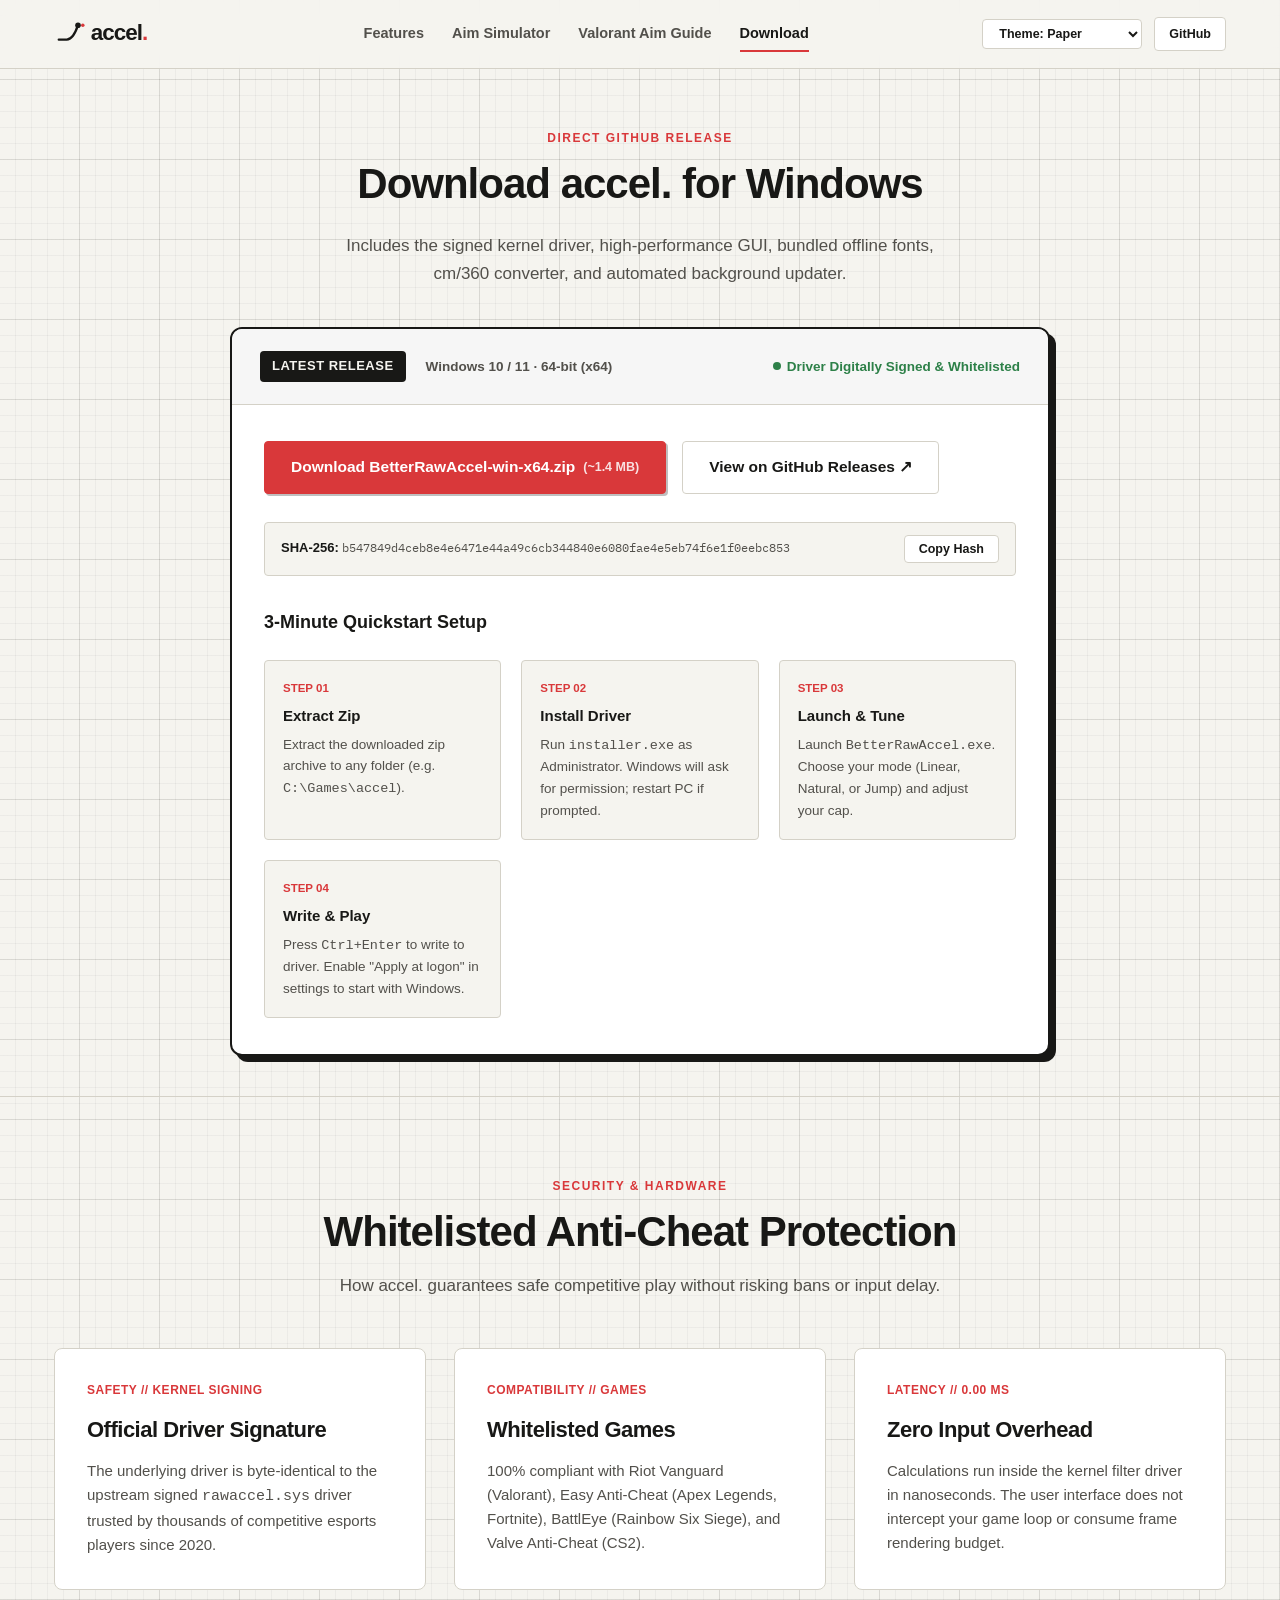
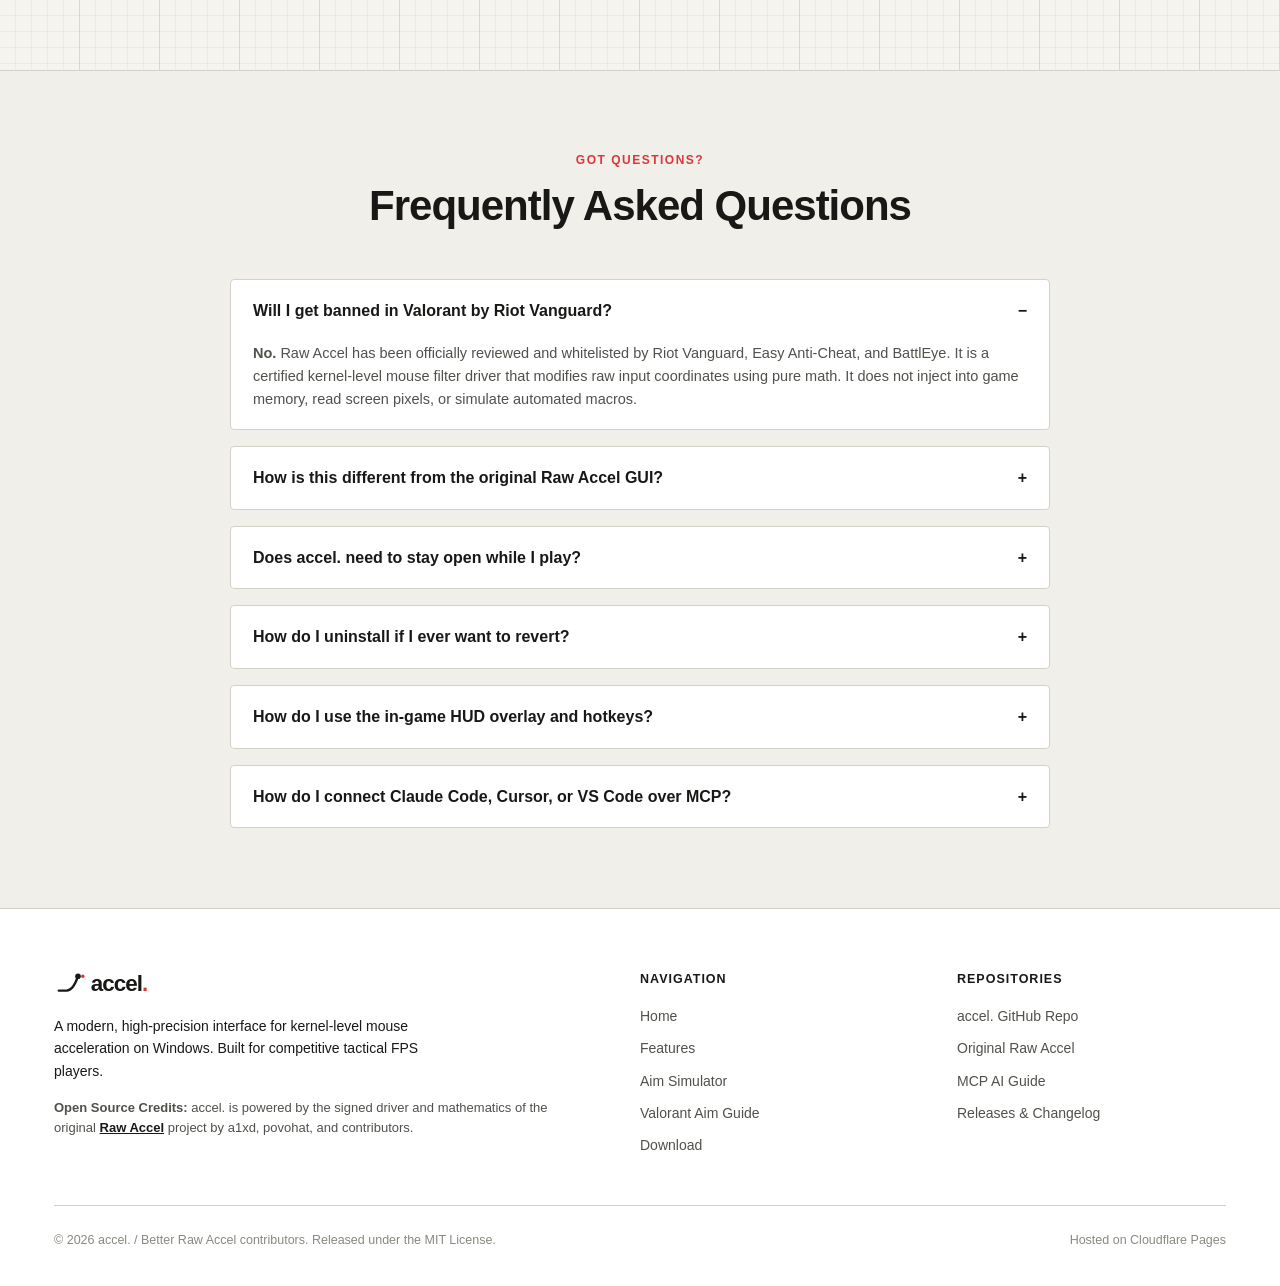
<file: website/download.html>
<!doctype html>
<html lang="en" data-theme="paper">
<head>
  <meta charset="utf-8">
  <meta name="viewport" content="width=device-width, initial-scale=1">
  <title>Download accel. — Windows x64 Release &amp; Quickstart</title>
  <meta name="description" content="Download the latest release of accel. (Better Raw Accel) for Windows 10/11 x64. Complete with anti-cheat signed kernel driver, 14 themes, and cm/360 converter.">

  <!-- Typeface: Satoshi via Fontshare, IBM Plex Mono for technical numbers -->
  <link rel="preconnect" href="https://api.fontshare.com">
  <link rel="preconnect" href="https://cdn.fontshare.com" crossorigin>
  <link href="https://api.fontshare.com/v2/css?f[]=satoshi@400,500,600,700,800,900&display=swap" rel="stylesheet">
  <link rel="preconnect" href="https://fonts.googleapis.com">
  <link rel="preconnect" href="https://fonts.gstatic.com" crossorigin>
  <link href="https://fonts.googleapis.com/css2?family=IBM+Plex+Mono:wght@400;500;600;700&display=swap" rel="stylesheet">

  <link rel="stylesheet" href="style.css">
</head>
<body>

  <!-- Navigation / Titleblock Header -->
  <header class="site-header">
    <div class="container header-inner">
      <a href="index.html" class="brand" aria-label="accel. home">
        <!-- Inline Option 4 Logo: High contrast on both light and dark themes -->
        <svg class="brand-logo-svg" viewBox="0 0 170 40" fill="none" xmlns="http://www.w3.org/2000/svg">
          <g transform="translate(2, 2)">
            <path d="M 4 25 L 14 25 C 20 25, 24 19, 28 7" stroke="currentColor" stroke-width="3" stroke-linecap="round"/>
            <circle cx="28" cy="7" r="3.5" fill="currentColor"/>
            <circle cx="34" cy="7" r="2.2" fill="var(--accent)"/>
          </g>
          <text x="46" y="28" font-family="'Satoshi', sans-serif" font-weight="900" font-size="28" letter-spacing="-1.2px" fill="currentColor">
            accel<tspan fill="var(--accent)">.</tspan>
          </text>
        </svg>
      </a>

      <nav class="nav-links">
        <a href="index.html#features" class="nav-link">Features</a>
        <a href="index.html#demo" class="nav-link">Aim Simulator</a>
        <a href="index.html#valorant" class="nav-link">Valorant Aim Guide</a>
        <a href="download.html" class="nav-link active">Download</a>
      </nav>

      <div class="header-actions">
        <select class="theme-select" aria-label="Select theme">
          <option value="paper">Theme: Paper</option>
          <option value="graphite">Theme: Graphite</option>
          <option value="blueprint">Theme: Blueprint</option>
          <option value="obsidian">Theme: Obsidian</option>
          <option value="cyberpunk">Theme: Cyberpunk</option>
          <option value="chalk">Theme: Chalk</option>
        </select>
        <a href="https://github.com/jeelnadaa/better-rawaccel" target="_blank" rel="noopener" class="btn btn-secondary btn-sm">GitHub</a>
      </div>
    </div>
  </header>

  <!-- Download Hero Section -->
  <section class="download-hero">
    <div class="container">
      <div class="reveal">
        <span class="section-tag">Direct GitHub Release</span>
        <h1 class="section-title" style="margin-bottom: 24px;">Download accel. for Windows</h1>
        <p class="section-desc" style="max-width: 640px; margin: 0 auto 40px;">
          Includes the signed kernel driver, high-performance GUI, bundled offline fonts, cm/360 converter, and automated background updater.
        </p>
      </div>

      <!-- Main Download Card (All tags strictly in Satoshi typography) -->
      <div class="download-card-large reveal delay-1">
        <div class="download-card-head">
          <div style="display:flex; align-items:center; flex-wrap:wrap; gap:8px;">
            <span class="dl-version-tag">LATEST RELEASE</span>
            <span class="dl-platform-label">Windows 10 / 11 · 64-bit (x64)</span>
          </div>
          <div class="dl-signed-badge">
            <span style="display:inline-block; width:8px; height:8px; border-radius:50%; background:currentColor;"></span>
            Driver Digitally Signed &amp; Whitelisted
          </div>
        </div>

        <div class="download-card-body">
          <div class="download-btn-row">
            <a href="https://github.com/jeelnadaa/better-rawaccel/releases/latest/download/BetterRawAccel-win-x64.zip" class="btn btn-accent btn-lg" id="primaryDownloadBtn">
              Download BetterRawAccel-win-x64.zip
              <span style="font-size:12.5px; opacity:0.85;">(~1.4 MB)</span>
            </a>
            <a href="https://github.com/jeelnadaa/better-rawaccel/releases/latest" target="_blank" rel="noopener" class="btn btn-secondary btn-lg">
              View on GitHub Releases ↗
            </a>
          </div>

          <!-- SHA-256 Checksum Verification -->
          <div class="checksum-box">
            <div>
              <span style="font-weight:700; color:var(--ink);">SHA-256:</span>
              <span class="checksum-hash" id="sha256Text">b547849d4ceb8e4e6471e44a49c6cb344840e6080fae4e5eb74f6e1f0eebc853</span>
            </div>
            <button class="btn btn-secondary btn-sm" id="copyHashBtn" onclick="copyChecksum()">Copy Hash</button>
          </div>

          <!-- 3-Minute Quickstart -->
          <h4 style="font-family:var(--font-ui); font-size: 18px; font-weight: 800; margin-bottom: 16px;">3-Minute Quickstart Setup</h4>
          <div class="quickstart-steps">
            <div class="step-box">
              <div class="step-num">STEP 01</div>
              <h5>Extract Zip</h5>
              <p>Extract the downloaded zip archive to any folder (e.g. <code>C:\Games\accel</code>).</p>
            </div>
            <div class="step-box">
              <div class="step-num">STEP 02</div>
              <h5>Install Driver</h5>
              <p>Run <code>installer.exe</code> as Administrator. Windows will ask for permission; restart PC if prompted.</p>
            </div>
            <div class="step-box">
              <div class="step-num">STEP 03</div>
              <h5>Launch &amp; Tune</h5>
              <p>Launch <code>BetterRawAccel.exe</code>. Choose your mode (Linear, Natural, or Jump) and adjust your cap.</p>
            </div>
            <div class="step-box">
              <div class="step-num">STEP 04</div>
              <h5>Write &amp; Play</h5>
              <p>Press <kbd>Ctrl+Enter</kbd> to write to driver. Enable "Apply at logon" in settings to start with Windows.</p>
            </div>
          </div>
        </div>
      </div>
    </div>
  </section>

  <!-- Compatibility & Safety Section -->
  <section class="section">
    <div class="container">
      <div class="section-head reveal">
        <span class="section-tag">Security &amp; Hardware</span>
        <h2 class="section-title">Whitelisted Anti-Cheat Protection</h2>
        <p class="section-desc">
          How accel. guarantees safe competitive play without risking bans or input delay.
        </p>
      </div>

      <div class="features-grid">
        <div class="feature-card reveal delay-1">
          <span class="feature-num">SAFETY // KERNEL SIGNING</span>
          <h3 class="feature-title">Official Driver Signature</h3>
          <p class="feature-desc">
            The underlying driver is byte-identical to the upstream signed <code>rawaccel.sys</code> driver trusted by thousands of competitive esports players since 2020.
          </p>
        </div>
        <div class="feature-card reveal delay-2">
          <span class="feature-num">COMPATIBILITY // GAMES</span>
          <h3 class="feature-title">Whitelisted Games</h3>
          <p class="feature-desc">
            100% compliant with Riot Vanguard (Valorant), Easy Anti-Cheat (Apex Legends, Fortnite), BattlEye (Rainbow Six Siege), and Valve Anti-Cheat (CS2).
          </p>
        </div>
        <div class="feature-card reveal delay-3">
          <span class="feature-num">LATENCY // 0.00 MS</span>
          <h3 class="feature-title">Zero Input Overhead</h3>
          <p class="feature-desc">
            Calculations run inside the kernel filter driver in nanoseconds. The user interface does not intercept your game loop or consume frame rendering budget.
          </p>
        </div>
      </div>
    </div>
  </section>

  <!-- FAQ Section -->
  <section class="section" style="background: color-mix(in srgb, var(--desk) 40%, var(--bg));">
    <div class="container">
      <div class="section-head reveal">
        <span class="section-tag">Got Questions?</span>
        <h2 class="section-title">Frequently Asked Questions</h2>
      </div>

      <div class="faq-grid reveal delay-1">
        <div class="faq-item">
          <div class="faq-question">
            <span>Will I get banned in Valorant by Riot Vanguard?</span>
            <span class="faq-icon">+</span>
          </div>
          <div class="faq-answer">
            <b>No.</b> Raw Accel has been officially reviewed and whitelisted by Riot Vanguard, Easy Anti-Cheat, and BattlEye. It is a certified kernel-level mouse filter driver that modifies raw input coordinates using pure math. It does not inject into game memory, read screen pixels, or simulate automated macros.
          </div>
        </div>

        <div class="faq-item">
          <div class="faq-question">
            <span>How is this different from the original Raw Accel GUI?</span>
            <span class="faq-icon">+</span>
          </div>
          <div class="faq-answer">
            accel. (Better Raw Accel) is a complete modern rewrite. It features 14 engineering themes, a built-in cm/360 and cross-game sensitivity converter, speed histograms, reference curve pinning for A/B testing, interactive LUT point dragging, profile shortcode sharing (<code>RA1:...</code>), and a full Model Context Protocol (MCP) server for AI assistants.
          </div>
        </div>

        <div class="faq-item">
          <div class="faq-question">
            <span>Does accel. need to stay open while I play?</span>
            <span class="faq-icon">+</span>
          </div>
          <div class="faq-answer">
            <b>No.</b> Once you click "Write to driver" (<kbd>Ctrl+Enter</kbd>), your settings are written directly to the kernel driver. You can close the application completely, and acceleration will remain active in all games. If you check "Start with Windows" in the Driver settings, settings apply at logon automatically without opening the window.
          </div>
        </div>

        <div class="faq-item">
          <div class="faq-question">
            <span>How do I uninstall if I ever want to revert?</span>
            <span class="faq-icon">+</span>
          </div>
          <div class="faq-answer">
            Simply run <code>uninstaller.exe</code> (located in the same folder) as Administrator, and restart your PC. Your mouse input will immediately return to standard raw Windows input.
          </div>
        </div>

        <div class="faq-item">
          <div class="faq-question">
            <span>How do I use the in-game HUD overlay and hotkeys?</span>
            <span class="faq-icon">+</span>
          </div>
          <div class="faq-answer">
            Press <kbd>Ctrl+Alt+O</kbd> from anywhere (in-game or on desktop) to toggle the floating HUD showing your active profile, mouse device, and cm/360. Cycle through profiles on the fly with <kbd>Ctrl+Alt+P</kbd> or switch directly to slots 1–5 with <kbd>Ctrl+Alt+1..5</kbd>. The overlay is 100% external with click-through and zero DLL injection, safe with Vanguard and VAC.
          </div>
        </div>

        <div class="faq-item">
          <div class="faq-question">
            <span>How do I connect Claude Code, Cursor, or VS Code over MCP?</span>
            <span class="faq-icon">+</span>
          </div>
          <div class="faq-answer">
            accel. hosts a local HTTP MCP server on port 47700. Simply add <code>{"mcpServers": {"accel": {"url": "http://127.0.0.1:47700/mcp"}}}</code> to your Claude Desktop or Cursor configuration. Read our <a href="https://github.com/jeelnadaa/better-rawaccel/blob/main/doc/MCP.md" target="_blank" rel="noopener" style="color:var(--accent); text-decoration:underline;">MCP Connection Guide</a> for complete details.
          </div>
        </div>
      </div>
    </div>
  </section>

  <!-- Footer & Credits -->
  <footer class="site-footer">
    <div class="container">
      <div class="footer-grid">
        <div class="footer-brand">
          <svg class="brand-logo-svg" viewBox="0 0 170 40" fill="none" xmlns="http://www.w3.org/2000/svg">
            <g transform="translate(2, 2)">
              <path d="M 4 25 L 14 25 C 20 25, 24 19, 28 7" stroke="currentColor" stroke-width="3" stroke-linecap="round"/>
              <circle cx="28" cy="7" r="3.5" fill="currentColor"/>
              <circle cx="34" cy="7" r="2.2" fill="var(--accent)"/>
            </g>
            <text x="46" y="28" font-family="'Satoshi', sans-serif" font-weight="900" font-size="28" letter-spacing="-1.2px" fill="currentColor">
              accel<tspan fill="var(--accent)">.</tspan>
            </text>
          </svg>
          <p style="max-width:380px; margin-bottom:16px;">
            A modern, high-precision interface for kernel-level mouse acceleration on Windows. Built for competitive tactical FPS players.
          </p>
          <div class="footer-credits-note">
            <b>Open Source Credits:</b> accel. is powered by the signed driver and mathematics of the original
            <a href="https://github.com/RawAccelOfficial/rawaccel" target="_blank" rel="noopener">Raw Accel</a>
            project by a1xd, povohat, and contributors.
          </div>
        </div>

        <div class="footer-col">
          <h5>Navigation</h5>
          <ul class="footer-links">
            <li><a href="index.html">Home</a></li>
            <li><a href="index.html#features">Features</a></li>
            <li><a href="index.html#demo">Aim Simulator</a></li>
            <li><a href="index.html#valorant">Valorant Aim Guide</a></li>
            <li><a href="download.html">Download</a></li>
          </ul>
        </div>

        <div class="footer-col">
          <h5>Repositories</h5>
          <ul class="footer-links">
            <li><a href="https://github.com/jeelnadaa/better-rawaccel" target="_blank" rel="noopener">accel. GitHub Repo</a></li>
            <li><a href="https://github.com/RawAccelOfficial/rawaccel" target="_blank" rel="noopener">Original Raw Accel</a></li>
            <li><a href="https://github.com/jeelnadaa/better-rawaccel/blob/main/doc/MCP.md" target="_blank" rel="noopener">MCP AI Guide</a></li>
            <li><a href="https://github.com/jeelnadaa/better-rawaccel/releases" target="_blank" rel="noopener">Releases &amp; Changelog</a></li>
          </ul>
        </div>
      </div>

      <div class="footer-bottom">
        <span>&copy; 2026 accel. / Better Raw Accel contributors. Released under the MIT License.</span>
        <span>Hosted on Cloudflare Pages</span>
      </div>
    </div>
  </footer>

  <script src="main.js"></script>
  <script>
    function copyChecksum() {
      const hash = document.getElementById('sha256Text').textContent;
      navigator.clipboard.writeText(hash).then(() => {
        const btn = document.getElementById('copyHashBtn');
        btn.textContent = 'Copied!';
        setTimeout(() => { btn.textContent = 'Copy Hash'; }, 1500);
      });
    }
  </script>
</body>
</html>
</file>
<file: website/style.css>
/* ==========================================================================
   accel. — Engineering Aesthetic & Motion Design System
   Matches Better Raw Accel styling with Satoshi typography & theme support
   ========================================================================== */

:root {
  --font-ui: "Satoshi", -apple-system, BlinkMacSystemFont, "Segoe UI", Roboto, sans-serif;
  --font-display: "Satoshi", sans-serif;
  --font-mono: "Satoshi", "IBM Plex Mono", "Consolas", monospace;

  /* Theme defaults: paper */
  --bg: #f5f4ef;
  --desk: #eae8e1;
  --card: #ffffff;
  --pop-bg: #ffffff;
  --ink: #181816;
  --ink2: #52504b;
  --ink3: #8a8880;
  --border: #d4d1c7;
  --border-strong: #181816;
  --grid: rgba(24, 24, 22, 0.04);
  --grid-maj: rgba(24, 24, 22, 0.09);
  --accent: #d9383a;
  --accent-soft: rgba(217, 56, 58, 0.08);
  --accent-ink: #ffffff;
  --blue: #1b63b5;
  --blue-soft: rgba(27, 99, 181, 0.08);
  --green: #2d8048;
  --green-soft: rgba(45, 128, 72, 0.1);
  --radius-sm: 4px;
  --radius-md: 8px;
  --radius-lg: 12px;
  --shadow-sm: 0 2px 4px rgba(0,0,0,0.04);
  --shadow-md: 0 12px 32px rgba(0,0,0,0.08), 0 2px 6px rgba(0,0,0,0.04);
  --shadow-lg: 0 24px 60px rgba(0,0,0,0.12), 0 4px 12px rgba(0,0,0,0.06);
  --ease: cubic-bezier(0.16, 1, 0.3, 1);
}

/* ---------------- Themes ---------------- */
[data-theme="graphite"] {
  --bg: #1c1d21; --desk: #141518; --card: #23252a; --pop-bg: #27292f;
  --ink: #f0f0f2; --ink2: #a2a4ad; --ink3: #7e808a;
  --border: #33363f; --border-strong: #646876;
  --grid: rgba(255, 255, 255, 0.03); --grid-maj: rgba(255, 255, 255, 0.06);
  --accent: #e5484d; --accent-soft: rgba(229, 72, 77, 0.14);
  --blue: #3e88e5; --blue-soft: rgba(62, 136, 229, 0.14);
  --green: #4ade80; --green-soft: rgba(74, 222, 128, 0.12);
  --shadow-md: 0 14px 40px rgba(0,0,0,0.45);
}

[data-theme="blueprint"] {
  --bg: #0d2847; --desk: #091b30; --card: #12345c; --pop-bg: #153c69;
  --ink: #e8f1fa; --ink2: #9bc0e8; --ink3: #6e9ac9;
  --border: #1e4d82; --border-strong: #72a9e2;
  --grid: rgba(155, 192, 232, 0.06); --grid-maj: rgba(155, 192, 232, 0.12);
  --accent: #ff9e42; --accent-soft: rgba(255, 158, 66, 0.15);
  --blue: #4da3ff; --blue-soft: rgba(77, 163, 255, 0.18);
  --green: #34d399; --green-soft: rgba(52, 211, 153, 0.14);
  --shadow-md: 0 14px 40px rgba(0,0,0,0.55);
}

[data-theme="obsidian"] {
  --bg: #0a0a0c; --desk: #050507; --card: #121216; --pop-bg: #18181e;
  --ink: #fbfbfe; --ink2: #9e9eb0; --ink3: #6b6b7a;
  --border: #22222a; --border-strong: #4a4a5a;
  --grid: rgba(255, 255, 255, 0.025); --grid-maj: rgba(255, 255, 255, 0.05);
  --accent: #ff3b5c; --accent-soft: rgba(255, 59, 92, 0.15);
  --blue: #4088ff; --blue-soft: rgba(64, 136, 255, 0.15);
  --green: #10b981; --green-soft: rgba(16, 185, 129, 0.12);
  --shadow-md: 0 16px 48px rgba(0,0,0,0.7);
}

[data-theme="cyberpunk"] {
  --bg: #090a12; --desk: #05050a; --card: #101224; --pop-bg: #151830;
  --ink: #f0f8ff; --ink2: #00e5ff; --ink3: #8a96bc;
  --border: #21264c; --border-strong: #00e5ff;
  --grid: rgba(0, 229, 255, 0.04); --grid-maj: rgba(255, 0, 110, 0.07);
  --accent: #ff006e; --accent-soft: rgba(255, 0, 110, 0.18);
  --blue: #00e5ff; --blue-soft: rgba(0, 229, 255, 0.18);
  --green: #00ff66; --green-soft: rgba(0, 255, 102, 0.15);
  --shadow-md: 0 16px 48px rgba(0, 229, 255, 0.12);
}

[data-theme="chalk"] {
  --bg: #222629; --desk: #181a1d; --card: #2c3136; --pop-bg: #33383e;
  --ink: #f4f5f6; --ink2: #b4bcc4; --ink3: #7f8892;
  --border: #3f454d; --border-strong: #f4f5f6;
  --grid: rgba(255, 255, 255, 0.035); --grid-maj: rgba(255, 255, 255, 0.07);
  --accent: #86efac; --accent-soft: rgba(134, 239, 172, 0.14);
  --blue: #93c5fd; --blue-soft: rgba(147, 197, 253, 0.14);
  --green: #86efac; --green-soft: rgba(134, 239, 172, 0.12);
}

/* ---------------- Base & Engineering Paper Grid ---------------- */
* { box-sizing: border-box; margin: 0; padding: 0; }

html {
  font-size: 16px;
  scroll-behavior: smooth;
  text-rendering: optimizeLegibility;
  -webkit-font-smoothing: antialiased;
}

body {
  font-family: var(--font-ui);
  background-color: var(--bg);
  color: var(--ink);
  line-height: 1.6;
  overflow-x: hidden;
  background-image:
    linear-gradient(to right, var(--grid) 1px, transparent 1px),
    linear-gradient(to bottom, var(--grid) 1px, transparent 1px),
    linear-gradient(to right, var(--grid-maj) 1px, transparent 1px),
    linear-gradient(to bottom, var(--grid-maj) 1px, transparent 1px);
  background-size: 16px 16px, 16px 16px, 80px 80px, 80px 80px;
  background-position: -1px -1px;
  transition: background-color 0.3s ease, color 0.3s ease;
}

a { color: inherit; text-decoration: none; }
button { font-family: var(--font-ui); cursor: pointer; border: none; background: none; }

.container {
  width: 100%;
  max-width: 1220px;
  margin: 0 auto;
  padding: 0 24px;
}

/* ---------------- Fluid Scroll & Reveal Animations ---------------- */
.reveal {
  opacity: 0;
  transform: translateY(22px);
  transition: opacity 0.55s var(--ease), transform 0.55s var(--ease);
  will-change: opacity, transform;
}

.reveal.is-visible {
  opacity: 1;
  transform: translateY(0);
}

.delay-1 { transition-delay: 0.1s; }
.delay-2 { transition-delay: 0.2s; }
.delay-3 { transition-delay: 0.3s; }
.delay-4 { transition-delay: 0.4s; }

/* ---------------- Titleblock Header / Navigation ---------------- */
.site-header {
  position: sticky;
  top: 0;
  z-index: 100;
  background: color-mix(in srgb, var(--bg) 88%, transparent);
  backdrop-filter: blur(12px);
  border-bottom: 1px solid var(--border);
  transition: border-color 0.3s ease;
}

.header-inner {
  display: flex;
  align-items: center;
  justify-content: space-between;
  height: 68px;
}

.brand {
  display: flex;
  align-items: center;
  gap: 8px;
  color: var(--ink);
  transition: opacity 0.2s ease;
}

.brand:hover {
  opacity: 0.9;
}

.brand-logo-svg {
  height: 32px;
  width: auto;
  display: block;
  color: var(--ink);
}

.nav-links {
  display: flex;
  align-items: center;
  gap: 28px;
}

.nav-link {
  font-family: var(--font-ui);
  font-size: 14.5px;
  font-weight: 600;
  color: var(--ink2);
  transition: color 0.2s ease;
  position: relative;
}

.nav-link:hover, .nav-link.active {
  color: var(--ink);
}

.nav-link.active::after {
  content: "";
  position: absolute;
  bottom: -6px;
  left: 0;
  width: 100%;
  height: 2px;
  background: var(--accent);
}

.header-actions {
  display: flex;
  align-items: center;
  gap: 12px;
}

.theme-select {
  font-family: var(--font-ui);
  font-size: 12.5px;
  font-weight: 600;
  padding: 6px 12px;
  background: var(--card);
  color: var(--ink);
  border: 1px solid var(--border);
  border-radius: var(--radius-sm);
  outline: none;
  cursor: pointer;
  transition: border-color 0.2s ease;
}

.theme-select:focus { border-color: var(--ink); }

.btn {
  display: inline-flex;
  align-items: center;
  justify-content: center;
  gap: 8px;
  font-family: var(--font-ui);
  font-weight: 700;
  font-size: 14px;
  padding: 10px 20px;
  border-radius: var(--radius-sm);
  transition: all 0.2s var(--ease);
  cursor: pointer;
}

.btn-primary {
  background: var(--ink);
  color: var(--bg);
  border: 1px solid var(--ink);
  box-shadow: 2px 2px 0 var(--border-strong);
}

.btn-primary:hover {
  transform: translate(-1px, -1px);
  box-shadow: 4px 4px 0 var(--border-strong);
}

.btn-primary:active {
  transform: translate(1px, 1px);
  box-shadow: 1px 1px 0 var(--border-strong);
}

.btn-accent {
  background: var(--accent);
  color: #fff;
  border: 1px solid var(--accent);
  box-shadow: 2px 2px 0 rgba(0,0,0,0.25);
}

.btn-accent:hover {
  filter: brightness(1.08);
  transform: translate(-1px, -1px);
}

.btn-secondary {
  background: var(--card);
  color: var(--ink);
  border: 1px solid var(--border);
}

.btn-secondary:hover {
  border-color: var(--ink);
  transform: translateY(-1px);
}

.btn-sm {
  font-size: 12.5px;
  padding: 6px 14px;
}

.btn-lg {
  font-size: 15.5px;
  padding: 13px 26px;
}

/* ---------------- Hero Section ---------------- */
.hero {
  padding: 72px 0 54px;
  position: relative;
}

.hero-grid {
  display: grid;
  grid-template-columns: 1.15fr 0.85fr;
  gap: 48px;
  align-items: center;
}

.hero-meta {
  display: inline-flex;
  align-items: center;
  gap: 10px;
  margin-bottom: 20px;
  font-family: var(--font-ui);
  font-size: 12.5px;
  font-weight: 700;
  letter-spacing: 0.8px;
  color: var(--ink2);
}

.pulse-dot {
  width: 8px;
  height: 8px;
  background: #10b981;
  border-radius: 50%;
  box-shadow: 0 0 0 3px rgba(16, 185, 129, 0.2);
  animation: pulse 2s infinite;
}

@keyframes pulse {
  0% { box-shadow: 0 0 0 0 rgba(16, 185, 129, 0.4); }
  70% { box-shadow: 0 0 0 7px rgba(16, 185, 129, 0); }
  100% { box-shadow: 0 0 0 0 rgba(16, 185, 129, 0); }
}

.hero-title {
  font-family: var(--font-ui);
  font-size: clamp(38px, 5vw, 64px);
  font-weight: 900;
  line-height: 1.05;
  letter-spacing: -1.6px;
  margin-bottom: 22px;
}

.hero-title .highlight {
  color: var(--accent);
  position: relative;
  display: inline-block;
}

.hero-desc {
  font-family: var(--font-ui);
  font-size: clamp(16.5px, 1.8vw, 19.5px);
  font-weight: 450;
  color: var(--ink2);
  line-height: 1.55;
  max-width: 580px;
  margin-bottom: 34px;
}

.hero-actions {
  display: flex;
  flex-wrap: wrap;
  gap: 16px;
  align-items: center;
  margin-bottom: 34px;
}

.hero-badges {
  display: flex;
  flex-wrap: wrap;
  gap: 20px;
  font-family: var(--font-ui);
  font-size: 13px;
  font-weight: 600;
  color: var(--ink2);
}

.hero-badges span {
  display: inline-flex;
  align-items: center;
  gap: 6px;
}

.hero-badges svg {
  color: var(--accent);
  flex-shrink: 0;
}

/* ---------------- Hero Interactive Card (The Mini-App) ---------------- */
.hero-preview {
  position: relative;
  animation: floatCard 6s ease-in-out infinite;
}

@keyframes floatCard {
  0%, 100% { transform: translateY(0); }
  50% { transform: translateY(-6px); }
}

.app-frame {
  background: var(--card);
  border: 1px solid var(--border);
  border-radius: var(--radius-md);
  box-shadow: var(--shadow-lg);
  overflow: hidden;
  position: relative;
}

.app-frame-head {
  display: flex;
  align-items: center;
  justify-content: space-between;
  padding: 11px 16px;
  background: color-mix(in srgb, var(--ink) 4%, var(--card));
  border-bottom: 1px solid var(--border);
  font-family: var(--font-ui);
  font-size: 12px;
  font-weight: 600;
  color: var(--ink2);
}

.app-frame-dots {
  display: flex;
  gap: 6px;
}

.app-frame-dots span {
  width: 9px;
  height: 9px;
  border-radius: 50%;
  background: var(--border);
}

.app-frame-body {
  padding: 16px;
}

/* Live curve graph preview */
.curve-box {
  width: 100%;
  height: 220px;
  position: relative;
  background: color-mix(in srgb, var(--bg) 60%, var(--card));
  border: 1px solid var(--border);
  border-radius: var(--radius-sm);
  margin-bottom: 14px;
  overflow: hidden;
}

.curve-box canvas {
  width: 100%;
  height: 100%;
  display: block;
}

.curve-readouts {
  display: grid;
  grid-template-columns: repeat(4, 1fr);
  gap: 8px;
}

.readout-col {
  padding: 8px 10px;
  background: color-mix(in srgb, var(--ink) 3%, var(--card));
  border: 1px solid var(--border);
  border-radius: var(--radius-sm);
}

.readout-col .lbl {
  font-family: var(--font-ui);
  font-size: 10.5px;
  font-weight: 700;
  color: var(--ink3);
  text-transform: uppercase;
  letter-spacing: 0.5px;
}

.readout-col .val {
  font-family: var(--font-mono);
  font-size: 15px;
  font-weight: 700;
  color: var(--ink);
}

/* ---------------- Sections ---------------- */
.section {
  padding: 80px 0;
  border-top: 1px solid var(--border);
}

.section-head {
  text-align: center;
  max-width: 680px;
  margin: 0 auto 48px;
}

.section-tag {
  font-family: var(--font-ui);
  font-size: 12px;
  font-weight: 800;
  color: var(--accent);
  text-transform: uppercase;
  letter-spacing: 1.5px;
  margin-bottom: 12px;
  display: block;
}

.section-title {
  font-family: var(--font-ui);
  font-size: clamp(28px, 3.5vw, 42px);
  font-weight: 850;
  letter-spacing: -1px;
  margin-bottom: 16px;
  line-height: 1.15;
}

.section-desc {
  font-family: var(--font-ui);
  font-size: 17px;
  color: var(--ink2);
}

/* ---------------- Launch Film ---------------- */
.film-frame {
  max-width: 1040px;
  margin: 0 auto;
}

.film-video {
  display: block;
  width: 100%;
  height: auto;
  aspect-ratio: 16 / 9;
  background: #0c0d0e;
}

/* set by main.js when the 9:16 cut is the one that loaded */
.film-frame.is-vertical {
  max-width: min(100%, 46vh);
}
.film-frame.is-vertical .film-video {
  aspect-ratio: 9 / 16;
}

/* ---------------- Interactive Aim & Acceleration Demo ---------------- */
.demo-section {
  background: color-mix(in srgb, var(--desk) 60%, var(--bg));
  padding: 80px 0;
  border-top: 1px solid var(--border);
  border-bottom: 1px solid var(--border);
}

.demo-wrapper {
  display: grid;
  grid-template-columns: 1fr 340px;
  gap: 32px;
  background: var(--card);
  border: 1px solid var(--border);
  border-radius: var(--radius-lg);
  padding: 28px;
  box-shadow: var(--shadow-lg);
}

.demo-screen {
  display: flex;
  flex-direction: column;
  gap: 16px;
}

.aim-canvas-container {
  width: 100%;
  height: 380px;
  background: var(--bg);
  border: 2px dashed var(--border);
  border-radius: var(--radius-sm);
  position: relative;
  overflow: hidden;
  cursor: crosshair;
}

.aim-canvas-container canvas {
  width: 100%;
  height: 100%;
  display: block;
}

.aim-instructions {
  position: absolute;
  top: 16px;
  left: 16px;
  pointer-events: none;
  font-family: var(--font-ui);
  font-size: 12.5px;
  font-weight: 600;
  color: var(--ink2);
  background: color-mix(in srgb, var(--card) 92%, transparent);
  padding: 8px 12px;
  border: 1px solid var(--border);
  border-radius: 4px;
}

.demo-controls-sidebar {
  display: flex;
  flex-direction: column;
  gap: 20px;
}

.control-group {
  display: flex;
  flex-direction: column;
  gap: 8px;
}

.control-label {
  display: flex;
  justify-content: space-between;
  font-family: var(--font-ui);
  font-size: 13.5px;
  font-weight: 700;
  color: var(--ink);
}

.control-label small {
  font-family: var(--font-ui);
  color: var(--ink3);
  font-weight: 500;
}

.control-select, .control-input {
  width: 100%;
  padding: 9px 12px;
  background: var(--bg);
  color: var(--ink);
  border: 1px solid var(--border);
  border-radius: var(--radius-sm);
  font-family: var(--font-ui);
  font-size: 13.5px;
  font-weight: 600;
  outline: none;
}

.control-select:focus, .control-input:focus {
  border-color: var(--ink);
}

.range-slider {
  width: 100%;
  accent-color: var(--accent);
  cursor: pointer;
}

.toggle-group {
  display: grid;
  grid-template-columns: 1fr 1fr;
  gap: 8px;
  background: var(--bg);
  padding: 4px;
  border-radius: var(--radius-sm);
  border: 1px solid var(--border);
}

.toggle-btn {
  padding: 8px;
  font-family: var(--font-ui);
  font-size: 12.5px;
  font-weight: 700;
  border-radius: 3px;
  color: var(--ink2);
  transition: all 0.2s ease;
}

.toggle-btn.active {
  background: var(--card);
  color: var(--ink);
  box-shadow: 0 1px 3px rgba(0,0,0,0.1);
}

.stat-pills {
  display: grid;
  grid-template-columns: 1fr 1fr;
  gap: 8px;
}

.stat-pill {
  padding: 8px 10px;
  background: var(--bg);
  border: 1px solid var(--border);
  border-radius: var(--radius-sm);
}

.stat-pill .k {
  font-family: var(--font-ui);
  font-size: 11px;
  font-weight: 700;
  color: var(--ink3);
  text-transform: uppercase;
}

.stat-pill .v {
  font-family: var(--font-mono);
  font-size: 16px;
  font-weight: 700;
  color: var(--accent);
}

/* ---------------- Valorant Aim Breakdown Section ---------------- */
.features-grid {
  display: grid;
  grid-template-columns: repeat(auto-fit, minmax(320px, 1fr));
  gap: 28px;
}

.feature-card {
  background: var(--card);
  border: 1px solid var(--border);
  border-radius: var(--radius-md);
  padding: 32px;
  transition: transform 0.25s var(--ease), box-shadow 0.25s var(--ease), border-color 0.25s ease;
  position: relative;
}

.feature-card:hover {
  transform: translateY(-4px);
  border-color: var(--border-strong);
  box-shadow: var(--shadow-md);
}

.feature-num {
  font-family: var(--font-ui);
  font-size: 12px;
  font-weight: 800;
  color: var(--accent);
  letter-spacing: 0.5px;
  margin-bottom: 12px;
  display: block;
}

.feature-title {
  font-family: var(--font-ui);
  font-size: 22px;
  font-weight: 800;
  margin-bottom: 12px;
  letter-spacing: -0.5px;
}

.feature-desc {
  font-family: var(--font-ui);
  font-size: 15px;
  color: var(--ink2);
  line-height: 1.6;
}

/* ---------------- Interactive Valorant Scenarios ---------------- */
.scenarios-grid {
  display: grid;
  grid-template-columns: repeat(3, 1fr);
  gap: 20px;
  margin-top: 36px;
}

.scenario-card {
  background: var(--card);
  border: 1px solid var(--border);
  border-radius: var(--radius-sm);
  padding: 22px;
  transition: transform 0.2s var(--ease);
}

.scenario-card:hover {
  transform: translateY(-2px);
}

.scenario-tag {
  font-family: var(--font-ui);
  font-size: 11.5px;
  font-weight: 800;
  color: var(--blue);
  letter-spacing: 0.5px;
  margin-bottom: 6px;
  display: block;
}

.scenario-title {
  font-family: var(--font-ui);
  font-size: 16.5px;
  font-weight: 800;
  margin-bottom: 8px;
}

.scenario-body {
  font-family: var(--font-ui);
  font-size: 14px;
  color: var(--ink2);
}

/* ---------------- Anti-Cheat / Vanguard Callout ---------------- */
.callout-box {
  margin-top: 48px;
  padding: 28px 32px;
  background: var(--green-soft);
  border: 1px solid color-mix(in srgb, var(--green) 35%, transparent);
  border-radius: var(--radius-md);
  display: flex;
  align-items: flex-start;
  gap: 20px;
}

.callout-icon-svg {
  width: 32px;
  height: 32px;
  color: var(--green);
  flex-shrink: 0;
  margin-top: 2px;
}

.callout-content h4 {
  font-family: var(--font-ui);
  font-size: 18px;
  font-weight: 800;
  margin-bottom: 6px;
  color: var(--ink);
}

.callout-content p {
  font-family: var(--font-ui);
  font-size: 14.5px;
  color: var(--ink2);
}

/* ---------------- Download Page Styles ---------------- */
.download-hero {
  padding: 60px 0 40px;
  text-align: center;
}

.download-card-large {
  max-width: 820px;
  margin: 0 auto;
  background: var(--card);
  border: 2px solid var(--border-strong);
  border-radius: var(--radius-lg);
  box-shadow: 6px 6px 0 var(--border-strong);
  overflow: hidden;
  text-align: left;
}

.download-card-head {
  padding: 22px 28px;
  background: color-mix(in srgb, var(--ink) 4%, var(--card));
  border-bottom: 1px solid var(--border);
  display: flex;
  justify-content: space-between;
  align-items: center;
  flex-wrap: wrap;
  gap: 16px;
}

/* In the user screenshot, ensure all these tags use Satoshi! */
.dl-version-tag {
  font-family: var(--font-ui);
  font-size: 13px;
  font-weight: 800;
  letter-spacing: 0.5px;
  padding: 5px 12px;
  background: var(--ink);
  color: var(--bg);
  border-radius: 4px;
}

.dl-platform-label {
  font-family: var(--font-ui);
  font-size: 13.5px;
  font-weight: 600;
  color: var(--ink2);
  margin-left: 12px;
}

.dl-signed-badge {
  font-family: var(--font-ui);
  font-size: 13.5px;
  font-weight: 700;
  color: var(--green);
  display: inline-flex;
  align-items: center;
  gap: 6px;
}

.download-card-body {
  padding: 36px 32px;
}

.download-btn-row {
  display: flex;
  flex-wrap: wrap;
  gap: 16px;
  align-items: center;
  margin-bottom: 28px;
}

.checksum-box {
  background: var(--bg);
  border: 1px solid var(--border);
  border-radius: var(--radius-sm);
  padding: 12px 16px;
  font-family: var(--font-ui);
  font-size: 13px;
  display: flex;
  align-items: center;
  justify-content: space-between;
  gap: 12px;
  margin-bottom: 32px;
}

.checksum-hash {
  font-family: var(--font-mono);
  font-size: 12px;
  word-break: break-all;
  color: var(--ink2);
}

.quickstart-steps {
  display: grid;
  grid-template-columns: repeat(auto-fit, minmax(220px, 1fr));
  gap: 20px;
  margin-top: 24px;
}

.step-box {
  background: var(--bg);
  border: 1px solid var(--border);
  border-radius: var(--radius-sm);
  padding: 18px;
  transition: transform 0.2s var(--ease);
}

.step-box:hover {
  transform: translateY(-2px);
}

.step-num {
  font-family: var(--font-ui);
  font-size: 11.5px;
  font-weight: 800;
  color: var(--accent);
  margin-bottom: 6px;
}

.step-box h5 {
  font-family: var(--font-ui);
  font-size: 15px;
  font-weight: 800;
  margin-bottom: 6px;
}

.step-box p {
  font-family: var(--font-ui);
  font-size: 13.5px;
  color: var(--ink2);
}

/* ---------------- FAQ Accordion ---------------- */
.faq-grid {
  max-width: 820px;
  margin: 0 auto;
  display: flex;
  flex-direction: column;
  gap: 16px;
}

.faq-item {
  background: var(--card);
  border: 1px solid var(--border);
  border-radius: var(--radius-sm);
  overflow: hidden;
  transition: border-color 0.2s ease;
}

.faq-item:hover {
  border-color: var(--ink2);
}

.faq-question {
  width: 100%;
  text-align: left;
  padding: 18px 22px;
  font-family: var(--font-ui);
  font-weight: 750;
  font-size: 16px;
  display: flex;
  justify-content: space-between;
  align-items: center;
  cursor: pointer;
}

.faq-answer {
  padding: 0 22px 18px;
  font-family: var(--font-ui);
  font-size: 14.5px;
  color: var(--ink2);
  line-height: 1.6;
}

/* ---------------- Footer & Credits ---------------- */
.site-footer {
  border-top: 1px solid var(--border);
  padding: 60px 0 40px;
  background: var(--card);
  font-size: 14px;
  color: var(--ink2);
}

.footer-grid {
  display: grid;
  grid-template-columns: 2fr 1fr 1fr;
  gap: 48px;
  margin-bottom: 48px;
}

.footer-brand {
  color: var(--ink);
}

.footer-brand .brand-logo-svg {
  margin-bottom: 14px;
}

.footer-col h5 {
  font-family: var(--font-ui);
  font-size: 12.5px;
  font-weight: 800;
  text-transform: uppercase;
  letter-spacing: 1px;
  color: var(--ink);
  margin-bottom: 16px;
}

.footer-links {
  list-style: none;
  display: flex;
  flex-direction: column;
  gap: 10px;
}

.footer-links a:hover {
  color: var(--accent);
}

.footer-bottom {
  padding-top: 24px;
  border-top: 1px solid var(--border);
  display: flex;
  justify-content: space-between;
  align-items: center;
  flex-wrap: wrap;
  gap: 16px;
  font-family: var(--font-ui);
  font-size: 12.5px;
  color: var(--ink3);
}

.footer-credits-note {
  max-width: 600px;
  font-size: 13px;
  line-height: 1.5;
  color: var(--ink2);
}

.footer-credits-note a {
  color: var(--ink);
  text-decoration: underline;
  font-weight: 600;
}

/* ---------------- Media Queries ---------------- */
@media (max-width: 960px) {
  .hero-grid { grid-template-columns: 1fr; gap: 40px; }
  .demo-wrapper { grid-template-columns: 1fr; }
  .scenarios-grid { grid-template-columns: 1fr; }
  .footer-grid { grid-template-columns: 1fr; gap: 32px; }
}

@media (max-width: 640px) {
  .nav-links { display: none; }
  .hero-title { font-size: 34px; }
  .hero-actions { flex-direction: column; align-items: stretch; }
  .hero-actions .btn { width: 100%; }
  .download-card-body { padding: 24px 18px; }
}
</file>
<file: src/BetterRawAccel/ui/app.css>
@property --p { syntax: "<number>"; inherits: true; initial-value: 0; }

/* ---------- themes: each is a sheet, an ink and one pen ---------- */
:root, [data-theme="paper"] {
  --desk: #D9D5C9; --sheet: #F2EFE7; --pop-bg: #FFFFFF; --ink: #16150F; --ink2: #4B4940; --ink3: #6F6C61;
  --pen: #B5311B; --pen-on-ink: #F2754E;
  --grid: #16150F; --grid-a1: .065; --grid-a2: .16; --hatch-a: .30; color-scheme: light;
}
[data-theme="ledger"] {
  --desk: #C7D1BC; --sheet: #EDF1E6; --pop-bg: #F8FAF5; --ink: #0F1F15; --ink2: #3B4C40; --ink3: #586A5C;
  --pen: #1F4FB0; --pen-on-ink: #9DB9FF;
  --grid: #2E7D4C; --grid-a1: .16; --grid-a2: .38; --hatch-a: .26; color-scheme: light;
}
[data-theme="parchment"] {
  --desk: #D4C7B0; --sheet: #FAF3E6; --pop-bg: #FFFDF8; --ink: #1F1710; --ink2: #544335; --ink3: #7D6B5A;
  --pen: #9C3818; --pen-on-ink: #E06C43;
  --grid: #1F1710; --grid-a1: .07; --grid-a2: .17; --hatch-a: .30; color-scheme: light;
}
[data-theme="millimeter"] {
  --desk: #DDD8CD; --sheet: #FAF8F2; --pop-bg: #FFFFFF; --ink: #1A1F26; --ink2: #464E59; --ink3: #707883;
  --pen: #D32F2F; --pen-on-ink: #FF6659;
  --grid: #E65100; --grid-a1: .14; --grid-a2: .32; --hatch-a: .25; color-scheme: light;
}
[data-theme="technical"] {
  --desk: #C8D1D9; --sheet: #F6F8FA; --pop-bg: #FFFFFF; --ink: #0D1117; --ink2: #30363D; --ink3: #57606A;
  --pen: #0969DA; --pen-on-ink: #54AEFF;
  --grid: #0969DA; --grid-a1: .08; --grid-a2: .20; --hatch-a: .25; color-scheme: light;
}
[data-theme="chalk"] {
  --desk: #CED5D8; --sheet: #ECEFF1; --pop-bg: #F8FAFB; --ink: #1B2428; --ink2: #434F54; --ink3: #68777D;
  --pen: #00796B; --pen-on-ink: #48A999;
  --grid: #1B2428; --grid-a1: .07; --grid-a2: .18; --hatch-a: .28; color-scheme: light;
}
[data-theme="blueprint"] {
  --desk: #0A2140; --sheet: #123769; --pop-bg: #1A4680; --ink: #EEF3F9; --ink2: #C3D1E2; --ink3: #9AAEC7;
  --pen: #F5C451; --pen-on-ink: #8A5A00;
  --grid: #DDE7F3; --grid-a1: .09; --grid-a2: .21; --hatch-a: .32; color-scheme: dark;
}
[data-theme="graphite"] {
  --desk: #0D0D0C; --sheet: #1C1C1A; --pop-bg: #272724; --ink: #ECE8DE; --ink2: #B8B3A6; --ink3: #908C80;
  --pen: #FF6B42; --pen-on-ink: #B5311B;
  --grid: #ECE8DE; --grid-a1: .06; --grid-a2: .15; --hatch-a: .30; color-scheme: dark;
}
[data-theme="phosphor"] {
  --desk: #070604; --sheet: #12100B; --pop-bg: #1F1B12; --ink: #F2B24C; --ink2: #CC9643; --ink3: #A67C3C;
  --pen: #FFF0C8; --pen-on-ink: #5A3500;
  --grid: #F2B24C; --grid-a1: .075; --grid-a2: .17; --hatch-a: .22; color-scheme: dark;
}
[data-theme="obsidian"] {
  --desk: #000000; --sheet: #0C0D0E; --pop-bg: #18191B; --ink: #F2F4F7; --ink2: #A8ADB7; --ink3: #717784;
  --pen: #FF3B30; --pen-on-ink: #FF6961;
  --grid: #F2F4F7; --grid-a1: .065; --grid-a2: .16; --hatch-a: .32; color-scheme: dark;
}
[data-theme="midnight"] {
  --desk: #060A12; --sheet: #0E1626; --pop-bg: #162238; --ink: #E2E8F0; --ink2: #94A3B8; --ink3: #64748B;
  --pen: #00E5FF; --pen-on-ink: #00838F;
  --grid: #38BDF8; --grid-a1: .08; --grid-a2: .19; --hatch-a: .30; color-scheme: dark;
}
[data-theme="radar"] {
  --desk: #020A04; --sheet: #07150B; --pop-bg: #0D2313; --ink: #33FF66; --ink2: #24BF4B; --ink3: #188734;
  --pen: #76FF03; --pen-on-ink: #004D15;
  --grid: #33FF66; --grid-a1: .09; --grid-a2: .22; --hatch-a: .28; color-scheme: dark;
}
[data-theme="cyberpunk"] {
  --desk: #0D0A14; --sheet: #171224; --pop-bg: #231C36; --ink: #F8F9FA; --ink2: #B8B5C7; --ink3: #827E96;
  --pen: #FF2A85; --pen-on-ink: #FF75B5;
  --grid: #A855F7; --grid-a1: .09; --grid-a2: .20; --hatch-a: .30; color-scheme: dark;
}
[data-theme="solarized"] {
  --desk: #00191F; --sheet: #002B36; --pop-bg: #073642; --ink: #93A1A1; --ink2: #657B83; --ink3: #586E75;
  --pen: #B58900; --pen-on-ink: #D33682;
  --grid: #839496; --grid-a1: .08; --grid-a2: .20; --hatch-a: .25; color-scheme: dark;
}

/* ---------- type: per-face tuning so labels and the wordmark stay deliberate ---------- */
[data-font="satoshi"] {
  --ui: "Satoshi", "Archivo", Arial, sans-serif;
  --mk-w: 900; --mk-s: 100%; --mk-tr: .05em; --mk-sz: 16.5px;
  --lb-w: 700; --lb-s: 100%; --lb-tr: .13em; --lb-sz: 9px;
  --cn: 100%; --nm-s: 100%; --nm-sz: 11px; --nm-w: 700; --bd-w: 700;
}
[data-font="cabinet"] {
  --ui: "Cabinet Grotesk", "Archivo", Arial, sans-serif;
  --mk-w: 800; --mk-s: 100%; --mk-tr: .02em; --mk-sz: 19px;
  --lb-w: 700; --lb-s: 100%; --lb-tr: .11em; --lb-sz: 9.5px;
  --cn: 100%; --nm-s: 100%; --nm-sz: 12px; --nm-w: 700; --bd-w: 700;
}
[data-font="archivo"] {
  --ui: "Archivo", "Arial Narrow", Arial, sans-serif;
  --mk-w: 800; --mk-s: 125%; --mk-tr: .01em; --mk-sz: 18px;
  --lb-w: 650; --lb-s: 80%; --lb-tr: .12em; --lb-sz: 9.5px;
  --cn: 88%; --nm-s: 76%; --nm-sz: 11.5px; --nm-w: 600; --bd-w: 600;
}

:root {
  --rule:  color-mix(in srgb, var(--ink) 13%, transparent);
  --rule2: color-mix(in srgb, var(--ink) 30%, transparent);
  --on-ink-dim: color-mix(in srgb, var(--sheet) 55%, var(--ink));
  --mono: "IBM Plex Mono", Consolas, monospace;
  --ease: cubic-bezier(.2,.8,.2,1);
  --side: clamp(252px, 25vw, 328px);
}
* { box-sizing: border-box; margin: 0; padding: 0; }
html, body { height: 100%; }
body {
  background: var(--desk); color: var(--ink); overflow: hidden; padding: 10px;
  font: 400 13px/1.35 var(--ui); font-variant-numeric: tabular-nums;
  -webkit-font-smoothing: antialiased;
}
button, input { font: inherit; color: inherit; }
:focus-visible { outline: 2px solid var(--pen); outline-offset: 2px; }
kbd { font: 500 10px/1 var(--mono); padding: 1px 3px; border: 1px solid var(--rule2); border-bottom-width: 2px; white-space: nowrap; }

/* brief colour cross-fade on theme switch */
.retheme *, .retheme *::before, .retheme *::after, .retheme body {
  transition: background-color .35s var(--ease), color .35s var(--ease), border-color .35s var(--ease), stroke .35s var(--ease), fill .35s var(--ease) !important;
}

.app {
  height: 100%; display: grid; grid-template-columns: var(--side) 1fr; grid-template-rows: auto 1fr;
  background: var(--sheet); border: 1.5px solid var(--ink); min-height: 0;
}

/* ---------- title block ---------- */
header { grid-column: 1 / -1; display: grid; grid-template-columns: var(--side) minmax(0, 1fr); border-bottom: 1.5px solid var(--ink); }
.mark { display: flex; align-items: center; gap: 10px; padding: 0 10px 0 16px; border-right: 1.5px solid var(--ink); white-space: nowrap; min-width: 0; }
.mark b { font-weight: var(--mk-w); font-stretch: var(--mk-s); font-size: var(--mk-sz); letter-spacing: var(--mk-tr); line-height: 1; }
.help {
  margin-left: auto; position: relative; display: flex; align-items: center; gap: 6px; height: 24px; padding: 0 8px 0 0;
  border: 1px solid var(--rule2); background: transparent; cursor: pointer; font: 500 10.5px var(--mono); color: var(--ink2);
  transition: border-color .15s, color .15s, background-color .15s;
}
.help b { display: grid; place-items: center; width: 22px; height: 22px; border-right: 1px solid var(--rule2); font: 600 11px var(--mono); color: var(--ink); transition: border-color .15s; }
.help:hover, .help[aria-expanded="true"] { border-color: var(--ink); color: var(--ink); }
.help:hover b, .help[aria-expanded="true"] b { border-color: var(--ink); }
.help.new::after { content: ""; position: absolute; top: -4px; right: -4px; width: 7px; height: 7px; background: var(--pen); }
.tb { display: flex; min-width: 0; overflow: hidden; }
.tb .doc { flex: 1; display: flex; align-items: baseline; gap: 10px; padding: 0 16px; align-self: center; font-weight: var(--bd-w); font-stretch: var(--cn); font-size: 15px; white-space: nowrap; overflow: hidden; }
.tb .doc small { font: 400 10px var(--mono); color: var(--ink3); }
.cell { display: flex; flex-direction: column; justify-content: center; padding: 6px 14px; border-left: 1px solid var(--rule2); white-space: nowrap; }
.k { font-size: var(--lb-sz); font-weight: var(--lb-w); font-stretch: var(--lb-s); letter-spacing: var(--lb-tr); text-transform: uppercase; color: var(--ink3); line-height: 1.25; }
.cell .v { font: 500 12px/1.3 var(--mono); }
button.cell { background: transparent; border: 0; border-left: 1px solid var(--rule2); text-align: left; cursor: pointer; transition: background-color .15s; }
button.cell:hover, button.cell[aria-expanded="true"] { background: color-mix(in srgb, var(--ink) 6%, transparent); }
button.cell:focus-visible { outline-offset: -3px; }
button.cell .v { font: var(--bd-w) 12.5px/1.3 var(--ui); font-stretch: var(--cn); display: flex; align-items: center; gap: 6px; }
button.cell .v::after { content: ""; border: 3.5px solid transparent; border-top: 4.5px solid var(--ink2); border-bottom: 0; margin-top: 2px; }
.sw { display: inline-block; width: 11px; height: 11px; border: 1px solid; flex: none; position: relative; overflow: hidden; }
.sw::after { content: ""; position: absolute; left: -2px; right: -2px; top: 50%; height: 2px; margin-top: -1px; background: var(--c); transform: rotate(-35deg); }
.led { display: inline-block; width: 7px; height: 7px; background: var(--ink); margin-right: 6px; vertical-align: 0; }
.led.tx { animation: tx .5s steps(1) 2; }
@keyframes tx { 0% { background: var(--pen); } 50% { background: var(--ink); } }

/* ---------- side panel ---------- */
aside { display: flex; flex-direction: column; border-right: 1.5px solid var(--ink); min-height: 0; }
section { padding: 12px 16px 14px; border-bottom: 1px solid var(--rule2); }
.sh { display: flex; align-items: baseline; gap: 8px; margin-bottom: 10px; }
.sh i { font: 500 10px var(--mono); font-style: normal; color: var(--ink3); }
.sh h2 { font-size: calc(var(--lb-sz) + 1px); font-weight: var(--lb-w); font-stretch: var(--lb-s); letter-spacing: calc(var(--lb-tr) + .02em); text-transform: uppercase; }
.sh span { margin-left: auto; font: 400 10px var(--mono); color: var(--ink3); }

/* mode specimens: six small plots on one shared scale, so shapes compare directly */
.modes { position: relative; display: grid; grid-template-columns: repeat(4, 1fr); border-top: 1px solid var(--rule2); border-left: 1px solid var(--rule2); }
.modes button {
  position: relative; z-index: 1; display: flex; flex-direction: column; gap: 3px; text-align: left; min-width: 0;
  padding: 6px 7px 5px; height: clamp(56px, 9.5vh, 84px); border: 0; border-right: 1px solid var(--rule2); border-bottom: 1px solid var(--rule2);
  background: transparent; cursor: pointer; transition: color .22s var(--ease), background-color .15s;
}
.modes button:hover:not(.on) { background: color-mix(in srgb, var(--ink) 5%, transparent); }
.modes button:focus-visible { outline-offset: -3px; }
.modes .nm { display: flex; justify-content: space-between; gap: 4px; overflow: hidden; font-size: var(--nm-sz); font-weight: var(--nm-w); font-stretch: var(--nm-s); letter-spacing: .005em; white-space: nowrap; }
.modes .nm em { font: 400 9.5px var(--mono); font-style: normal; color: var(--ink3); transition: color .22s; }
.modes button.tight em { display: none; }
.modes svg { flex: 1; width: 100%; min-height: 0; overflow: visible; }
.modes svg .u { stroke: var(--rule2); stroke-dasharray: 2 2; transition: stroke .22s; }
.modes svg .c { fill: none; stroke: var(--ink); stroke-width: 1.4; stroke-linejoin: round; transition: stroke .22s; }
.modes button.on { color: var(--sheet); }
.modes button.on em { color: var(--on-ink-dim); }
.modes button.on .u { stroke: var(--on-ink-dim); }
.modes button.on .c { stroke: var(--pen-on-ink); stroke-width: 1.8; }
.sel { position: absolute; z-index: 0; left: 0; top: 0; background: var(--ink); pointer-events: none;
       transition: transform .34s var(--ease), width .34s var(--ease), height .34s var(--ease); }

/* parameters */
.prm { margin-bottom: 14px; animation: wipe .42s var(--ease) backwards; }
.prm:last-child { margin-bottom: 2px; }
@keyframes wipe { from { clip-path: inset(0 100% 0 0); } to { clip-path: inset(0 0 0 0); } }
.prm-h { display: flex; align-items: baseline; gap: 6px; }
.prm-l { font-size: 13px; font-weight: var(--bd-w); font-stretch: var(--cn); cursor: ew-resize; user-select: none; text-transform: capitalize;
         border-bottom: 1px dotted transparent; transition: border-color .15s; }
.prm-l:hover { border-bottom-color: var(--ink3); }
.prm-u { font: 400 10px var(--mono); color: var(--ink3); }
.prm-v {
  margin-left: auto; width: 78px; padding: 1px 3px 2px; text-align: right; border: 0; border-radius: 0;
  border-bottom: 1px solid var(--rule2); background: transparent; outline: none;
  font: 500 16px/1.2 var(--mono); letter-spacing: -.01em; transition: box-shadow .15s, background-color .15s, color .15s;
}
.prm-v:hover { border-bottom-color: var(--ink); }
.prm-v:focus { box-shadow: inset 0 -2px 0 var(--pen); border-bottom-color: var(--pen); background: color-mix(in srgb, var(--pen) 8%, transparent); }
.prm-v.clamped { color: var(--pen); animation: nudge .3s var(--ease); }
@keyframes nudge { 30% { transform: translateX(-3px); } 60% { transform: translateX(2px); } }

.scale { position: relative; height: 22px; margin-top: 4px; cursor: pointer; touch-action: none; user-select: none; outline-offset: 3px;
         transition: --p .26s var(--ease); }
.prm.drag .scale { transition: none; }
.scale svg { position: absolute; left: 0; right: 0; bottom: 0; width: 100%; height: 9px; }
.scale svg line { stroke: var(--ink3); vector-effect: non-scaling-stroke; shape-rendering: crispEdges; }
.scale svg line.M { stroke: var(--ink); }
.scale::after { content: ""; position: absolute; left: 0; right: 0; bottom: 0; height: 1px; background: var(--ink); }
.scale .fill { position: absolute; left: 0; bottom: 0; height: 3px; width: calc(var(--p) * 100%); background: var(--pen); z-index: 1; }
.scale .def { position: absolute; bottom: 11px; left: calc(var(--d) * 100%); width: 0; height: 0; transform: translateX(-3px);
              border: 3px solid transparent; border-top: 4px solid var(--ink3); }
.scale .needle { position: absolute; top: 0; bottom: -3px; left: calc(var(--p) * 100%); width: 0; z-index: 2; }
.scale .needle::before { content: ""; position: absolute; top: 5px; bottom: 0; left: -1px; width: 2px; background: var(--pen); }
.scale .needle::after { content: ""; position: absolute; top: 0; left: -5px; border: 5px solid transparent; border-top: 6px solid var(--pen); border-bottom: 0; }
.scale:hover .needle::after, .scale:focus-visible .needle::after, .prm.drag .needle::after { border-top-color: var(--ink); }
.scale-l { display: flex; justify-content: space-between; margin-top: 3px; font: 400 9.5px var(--mono); color: var(--ink3); }

/* write */
.wr { margin-top: auto; border-top: 1.5px solid var(--ink); border-bottom: 0; padding-top: 14px; }
.write {
  position: relative; overflow: hidden; width: 100%; height: 40px; display: flex; align-items: center; justify-content: space-between;
  padding: 0 14px; border: 0; border-radius: 1px; background: var(--ink); color: var(--sheet); cursor: pointer;
  font-weight: var(--bd-w); font-stretch: var(--cn); font-size: 12.5px; letter-spacing: .1em; text-transform: uppercase;
  transition: background-color .15s, transform .08s;
}
.write:hover { background: color-mix(in srgb, var(--ink) 84%, var(--sheet)); }
.write:active { transform: translateY(1px); }
.write kbd { border: 0; padding: 0; font: 400 10px var(--mono); letter-spacing: 0; text-transform: none; opacity: .6; }
.write .bar { position: absolute; left: 0; bottom: 0; height: 3px; width: 100%; background: var(--pen-on-ink); transform: scaleX(0); transform-origin: left; }
.write.writing .bar { transform: scaleX(1); transition: transform var(--wd, 1.05s) cubic-bezier(.45,0,.25,1); }
.write.done .bar { transform: scaleX(1); opacity: 0; transition: opacity .5s .35s; }
.st { display: flex; white-space: nowrap; overflow: hidden; align-items: center; gap: 7px; margin-top: 9px; min-height: 16px; font: 400 11px var(--mono); color: var(--ink2); }
.st::before { content: ""; width: 7px; height: 7px; flex: none; border: 1.5px solid var(--ink2); transition: background-color .2s, border-color .2s; }
.st.pend { color: var(--pen); }
.st.pend::before { background: var(--pen); border-color: var(--pen); }

/* ---------- plot ---------- */
main { display: grid; grid-template-rows: 1fr auto; min-width: 0; min-height: 0; }
.plot { position: relative; min-height: 0; }
canvas { position: absolute; inset: 0; width: 100%; height: 100%; }
.anno { position: absolute; left: 62px; top: 9px; right: 210px; display: flex; align-items: baseline; gap: 10px; pointer-events: none; white-space: nowrap; overflow: hidden; }
.anno b { font-weight: var(--lb-w); font-stretch: var(--lb-s); font-size: calc(var(--lb-sz) + 1.5px); letter-spacing: .14em; text-transform: uppercase; }
.anno span { font: 400 11px var(--mono); color: var(--ink2); overflow: hidden; text-overflow: ellipsis; }
.anno.swap { animation: wipe .4s var(--ease); }
.legend { position: absolute; right: 20px; top: 6px; padding: 3px 0; display: flex; gap: 14px; font: 400 10.5px var(--mono); color: var(--ink2);
          opacity: 0; visibility: hidden; transform: translateY(-3px);
          transition: opacity .25s var(--ease), transform .25s var(--ease), visibility 0s .25s; }
.legend.on { opacity: 1; visibility: visible; transform: none; transition-delay: 0s; }
.legend i { display: inline-block; width: 18px; height: 0; vertical-align: 3px; margin-right: 6px; border-top: 2px solid var(--pen); }
.legend i.d { border-top: 1.5px dashed var(--ink2); }

.readouts { display: grid; grid-template-columns: repeat(4, 1fr); border-top: 1.5px solid var(--ink); }
.ro { padding: 7px 14px 8px; border-left: 1px solid var(--rule2); min-width: 0; }
.ro:first-child { border-left: 0; }
.ro:focus-visible { outline-offset: -3px; }
.ro .v { font: 500 clamp(19px, 2.2vw, 26px)/1.15 var(--mono); letter-spacing: -.02em; white-space: nowrap; }
.ro .v small { font: 400 10.5px var(--mono); color: var(--ink3); letter-spacing: 0; margin-left: 5px; }
.ro.s .v { color: var(--pen); }

/* ---------- callout tooltip: a drafting annotation with a leader line ---------- */
.tip { position: fixed; z-index: 50; left: 0; top: 0; max-width: 268px; padding: 7px 10px 8px; background: var(--sheet); color: var(--ink);
       border: 1px solid var(--ink); pointer-events: none; opacity: 0; visibility: hidden;
       transition: opacity .14s var(--ease), visibility 0s .14s; }
.tip.on { opacity: 1; visibility: visible; transition-delay: 0s; }
.tip .k { display: flex; gap: 8px; margin-bottom: 3px; color: var(--ink); }
.tip .k i { font: 500 9.5px var(--mono); font-style: normal; color: var(--pen); letter-spacing: 0; }
.tip p { font-size: 12px; line-height: 1.45; color: var(--ink2); }
.tip kbd { color: var(--ink); }
.lead { position: fixed; z-index: 49; left: 0; top: 0; pointer-events: none; opacity: 0; transition: opacity .14s; }
.lead.on { opacity: 1; }
.lead::before { content: ""; position: absolute; width: 5px; height: 5px; background: var(--ink); }
.lead.h { height: 0; border-top: 1px solid var(--ink); }
.lead.h::before { top: -3px; }
.lead.h.a::before { left: -2px; } .lead.h.b::before { right: -2px; }
.lead.v { width: 0; border-left: 1px solid var(--ink); }
.lead.v::before { left: -3px; }
.lead.v.a::before { top: -2px; } .lead.v.b::before { bottom: -2px; }

/* ---------- backdrop scrim for popovers ---------- */
.scrim {
  position: fixed; inset: 0; z-index: 38;
  background: color-mix(in srgb, #000 45%, transparent);
  backdrop-filter: blur(2.5px);
  -webkit-backdrop-filter: blur(2.5px);
  opacity: 0; pointer-events: none;
  transition: opacity .18s var(--ease);
}
.scrim.on { opacity: 1; pointer-events: auto; }

/* ---------- popovers: theme / type menus, notes sheet and dialogs ---------- */
.pop {
  position: fixed; z-index: 40;
  background: var(--pop-bg, var(--sheet));
  border: 1.5px solid var(--ink);
  display: none;
  box-shadow: 0 20px 48px color-mix(in srgb, #000 50%, transparent),
              0 6px 16px color-mix(in srgb, #000 24%, transparent),
              4px 4px 0 var(--ink);
  border-radius: 1px;
}
.pop.on { display: block; animation: drop .18s var(--ease); }
@keyframes drop { from { clip-path: inset(0 0 100% 0); transform: translateY(-4px); } to { clip-path: inset(0 0 0 0); transform: translateY(0); } }

.menu {
  min-width: 204px; padding: 5px 0;
  box-shadow: 0 16px 38px color-mix(in srgb, #000 45%, transparent),
              0 4px 12px color-mix(in srgb, #000 20%, transparent),
              3px 3px 0 var(--ink);
}
.menu .k { padding: 5px 14px 6px; border-bottom: 1px solid var(--rule2); margin-bottom: 3px; font-weight: var(--lb-w); }
.menu button {
  display: flex; align-items: center; gap: 9px; width: 100%; padding: 6px 14px;
  border: 0; background: transparent; cursor: pointer; text-align: left; font-size: 13px;
  transition: background-color .12s, color .12s;
}
.menu button:hover, .menu button:focus-visible {
  background: color-mix(in srgb, var(--ink) 9%, transparent);
  outline: none;
}
.menu button[aria-checked="true"] {
  font-weight: var(--bd-w);
  background: color-mix(in srgb, var(--pen) 12%, transparent);
}
.menu button .x { margin-left: auto; font: 400 10px var(--mono); color: var(--ink3); }
.menu button[aria-checked="true"]::before { content: ""; width: 4px; height: 4px; background: var(--pen); margin-left: -8px; margin-right: 0; }
.menu button[aria-checked="false"]::before { content: ""; width: 4px; margin-left: -8px; }
.menu .sw { width: 14px; height: 14px; }

.notes { width: min(600px, calc(100vw - 40px)); max-height: calc(100vh - 80px); overflow: auto; }
.notes header { display: flex; align-items: baseline; gap: 10px; padding: 9px 14px; border-bottom: 1.5px solid var(--ink); grid-template-columns: none; }
.notes header h3 { font-size: calc(var(--lb-sz) + 1.5px); font-weight: var(--lb-w); font-stretch: var(--lb-s); letter-spacing: .14em; text-transform: uppercase; }
.notes header span { font: 400 10px var(--mono); color: var(--ink3); }
.notes header button { margin-left: auto; border: 1px solid var(--rule2); background: transparent; padding: 2px 7px; font: 400 10px var(--mono); color: var(--ink2); cursor: pointer; }
.notes header button:hover { border-color: var(--ink); color: var(--ink); }
.notes ol { list-style: none; display: grid; grid-template-columns: 1fr 1fr; counter-reset: n; }
.notes li { counter-increment: n; display: grid; grid-template-columns: 22px 1fr; gap: 0 6px; padding: 9px 14px 10px 10px; border-bottom: 1px solid var(--rule); font-size: 12px; line-height: 1.45; color: var(--ink2); }
.notes li:nth-child(odd) { border-right: 1px solid var(--rule); }
.notes li::before { content: counter(n, decimal-leading-zero); grid-row: span 2; font: 500 10px/1.8 var(--mono); color: var(--pen); }
.notes li b { font-size: var(--lb-sz); font-weight: var(--lb-w); font-stretch: var(--lb-s); letter-spacing: var(--lb-tr); text-transform: uppercase; color: var(--ink); }
.notes kbd { color: var(--ink); }
@media (max-width: 640px) { .notes ol { grid-template-columns: 1fr; } .notes li:nth-child(odd) { border-right: 0; } }

@media (max-width: 1240px) { .tb .doc small { display: none; } }
@media (max-width: 900px) {
  .tb .doc { display: none; } .tb .cell:first-of-type { border-left: 0; } .tb { justify-content: flex-end; }
  .cell, button.cell { padding-left: 9px; padding-right: 9px; }
  .help span { display: none; } .help { padding: 0; }
  .help b { border-right: 0; }
}
@media (max-height: 680px) {
  section { padding: 9px 14px 10px; }
  .sh { margin-bottom: 7px; }
  .modes button { height: 50px; }
  .prm { margin-bottom: 8px; }
  .scale { height: 19px; }
  .wr { padding-top: 10px; }
  .write { height: 36px; }
  .st { margin-top: 6px; }
}
@media (prefers-reduced-motion: reduce) {
  *, *::before, *::after { animation: none !important; transition-duration: 0s !important; }
}
</file>
<file: src/BetterRawAccel/ui/extra.css>
/* Parts the prototype did not have, in the same drafting language: scrolling side panel, choices,
   lookup table, undo row, notices and the profile / device / system sheets. Loaded after app.css. */

.scroll { flex: 1; min-height: 0; overflow-y: auto; scrollbar-width: thin; scrollbar-color: var(--rule2) transparent; }
aside section.wr { margin-top: 0; flex: none; }
.scroll section:last-child { border-bottom: 0; }

/* segmented choice: axis tabs, cap mode, gain/velocity */
.seg { display: inline-flex; border: 1px solid var(--rule2); flex: none; }
.seg[hidden] { display: none; }
.seg button { border: 0; border-left: 1px solid var(--rule2); background: transparent; padding: 3px 8px 4px; cursor: pointer; font: 500 10.5px var(--mono); color: var(--ink2); transition: background-color .15s, color .15s; }
.seg button:first-child { border-left: 0; }
.seg button:hover { color: var(--ink); }
.seg button[aria-pressed="true"] { background: var(--ink); color: var(--sheet); }
.sh .seg { margin-left: auto; }
.sh .seg:not([hidden]) + span { margin-left: 8px; }
.prm.ch .prm-h { align-items: center; min-height: 24px; }
.prm.ch .seg { margin-left: auto; }
.prm.ch { margin-bottom: 10px; }
.prm-l.plain { cursor: default; border-bottom: 0; }
.prm-l.plain:hover { border-bottom: 0; }
.hint { font: 400 9.5px var(--mono); color: var(--ink3); }
.empty { font: 400 11px/1.5 var(--mono); color: var(--ink3); }

/* collapsible section */
.fold > .sh { cursor: pointer; user-select: none; margin-bottom: 0; }
.fold > .sh span::after { content: " −"; }
.fold.closed > .sh span::after { content: " +"; }
.fold > .body { margin-top: 10px; }
.fold.closed > .body { display: none; }

/* lookup table editor */
.lut textarea { display: block; width: 100%; height: 118px; resize: vertical; margin-top: 6px; padding: 6px 8px; border: 1px solid var(--rule2); border-radius: 0;
  background: transparent; color: var(--ink); font: 400 11.5px/1.5 var(--mono); outline: none; }
.lut textarea:focus { border-color: var(--pen); }
.lut .row { margin-top: 6px; }

/* status row with undo / redo / discard */
.st-row { display: flex; align-items: center; gap: 5px; margin-top: 9px; }
.st-row .st { margin-top: 0; flex: 1; min-width: 0; }
.ib { width: 22px; height: 20px; border: 1px solid var(--rule2); background: transparent; cursor: pointer; font: 500 12px/1 var(--mono); color: var(--ink2);
  display: grid; place-items: center; flex: none; transition: border-color .15s, color .15s; }
.ib:hover:not(:disabled) { border-color: var(--ink); color: var(--ink); }
.ib:disabled { opacity: .32; cursor: default; }
@media (max-height: 680px) { .st-row { margin-top: 6px; } }

/* notice: a stamped note on the drawing */
.notice { position: absolute; left: 74px; bottom: 62px; max-width: min(440px, 72%); padding: 6px 10px 7px; background: var(--sheet); border: 1px solid var(--ink);
  font: 400 11px/1.4 var(--mono); color: var(--ink); pointer-events: none; opacity: 0; visibility: hidden; transform: translateY(4px);
  transition: opacity .2s var(--ease), transform .2s var(--ease), visibility 0s .2s; }
.notice.on { opacity: 1; visibility: visible; transform: none; transition-delay: 0s; }
.notice.bad { border-color: var(--pen); color: var(--pen); }
.notice b { font-weight: 600; margin-right: 7px; letter-spacing: .06em; }

.legend span { display: none; }
.legend span.on { display: inline; }
.legend i.y { border-top: 2px solid var(--ink); }
.legend i.r { border-top: 2px dashed var(--pen); }

/* sheets: profiles, devices, system, calculator */
.sheet { width: min(580px, calc(100vw - 40px)); max-height: calc(100vh - 86px); overflow: auto; scrollbar-width: thin; scrollbar-color: var(--rule2) transparent; background: var(--pop-bg, var(--sheet)); }
.sheet > header { display: flex; align-items: baseline; gap: 10px; padding: 10px 16px; border-bottom: 1.5px solid var(--ink); grid-template-columns: none; position: sticky; top: 0; background: color-mix(in srgb, var(--ink) 5%, var(--pop-bg, var(--sheet))); z-index: 2; }
.notes { background: var(--pop-bg, var(--sheet)); }
.notes header { background: color-mix(in srgb, var(--ink) 5%, var(--pop-bg, var(--sheet))); }

/* sensitivity and cm/360 calculator */
.sens-grid { display: grid; grid-template-columns: repeat(2, 1fr); gap: 10px; margin-top: 8px; }
.sens-card { padding: 8px 10px; border: 1px solid var(--rule2); background: color-mix(in srgb, var(--ink) 3%, transparent); }
.sens-card .k { margin-bottom: 3px; font-size: 10px; }
.sens-card .v { font: 600 16px var(--mono); color: var(--pen); }
.sens-card .v small { font: 400 11px var(--mono); color: var(--ink3); margin-left: 4px; }
.sens-table { width: 100%; border-collapse: collapse; margin-top: 8px; font: 400 11.5px var(--mono); }
.sens-table th, .sens-table td { padding: 4px 6px; text-align: left; border-bottom: 1px solid var(--rule); }
.sens-table th { font-weight: var(--lb-w); font-size: 9.5px; text-transform: uppercase; color: var(--ink3); letter-spacing: .08em; }
.sens-table td.num { text-align: right; }
.sens-table tr:hover td { background: color-mix(in srgb, var(--ink) 5%, transparent); }
.sheet > header h3 { font-size: calc(var(--lb-sz) + 1.5px); font-weight: var(--lb-w); font-stretch: var(--lb-s); letter-spacing: .14em; text-transform: uppercase; white-space: nowrap; }
.sheet > header span { font: 400 10px var(--mono); color: var(--ink3); overflow: hidden; text-overflow: ellipsis; white-space: nowrap; }
.sheet > header button { margin-left: auto; border: 1px solid var(--rule2); background: transparent; padding: 2px 7px; font: 400 10px var(--mono); color: var(--ink2); cursor: pointer; white-space: nowrap; }
.sheet > header button:hover { border-color: var(--ink); color: var(--ink); }
.grp { padding: 10px 14px 12px; border-bottom: 1px solid var(--rule); }
.grp:last-child { border-bottom: 0; }
.grp > .k { display: block; margin-bottom: 7px; color: var(--ink); }
.grp p { font-size: 12px; line-height: 1.45; color: var(--ink2); }
.grp p + .row, .row + p, .code + p { margin-top: 6px; }
.row { display: flex; align-items: center; gap: 8px; min-height: 26px; font-size: 12.5px; flex-wrap: wrap; }
.row + .row { margin-top: 4px; }
.row .sp { flex: 1; }
.row small, .grp small { font: 400 10.5px var(--mono); color: var(--ink3); }
.fi { height: 24px; padding: 0 6px; border: 1px solid var(--rule2); border-radius: 0; background: transparent; color: var(--ink); font: 500 12px var(--mono); outline: none; min-width: 0; }
.fi:hover { border-color: var(--ink3); }
.fi:focus { border-color: var(--pen); }
.fi.n { width: 72px; text-align: right; }
.fi.w { flex: 1; }
select.fi { padding: 0 2px; background: var(--sheet); max-width: 150px; }
.bt { height: 24px; padding: 0 10px; border: 1px solid var(--ink); border-radius: 0; background: transparent; cursor: pointer; font-weight: var(--bd-w); font-stretch: var(--cn); font-size: 11.5px; letter-spacing: .05em; white-space: nowrap;
  transition: background-color .15s, color .15s; }
.bt:hover { background: var(--ink); color: var(--sheet); }
.bt.q { border-color: var(--rule2); color: var(--ink2); }
.bt.q:hover { border-color: var(--ink); background: transparent; color: var(--ink); }
.bt:disabled { opacity: .38; pointer-events: none; }
.ck { display: inline-flex; align-items: center; gap: 8px; cursor: pointer; user-select: none; }
.ck input { appearance: none; -webkit-appearance: none; width: 13px; height: 13px; border: 1.5px solid var(--ink); border-radius: 0; margin: 0; cursor: pointer; display: grid; place-items: center; flex: none; }
.ck input:checked::after { content: ""; width: 7px; height: 7px; background: var(--pen); }
.ck input:focus-visible { outline: 2px solid var(--pen); outline-offset: 2px; }
.code { display: block; flex: 1; min-width: 0; font: 400 11px/1.4 var(--mono); padding: 5px 8px; border: 1px dashed var(--rule2); color: var(--ink2); overflow-wrap: anywhere; user-select: text; }
.plist { border: 1px solid var(--rule2); margin-bottom: 9px; }
.plist button { display: flex; align-items: center; gap: 9px; width: 100%; padding: 6px 10px; border: 0; border-top: 1px solid var(--rule); background: transparent; cursor: pointer; text-align: left; font-size: 13px; font-weight: var(--bd-w); }
.plist button:first-child { border-top: 0; }
.plist button:hover { background: color-mix(in srgb, var(--ink) 6%, transparent); }
.plist button[aria-checked="true"] { background: var(--ink); color: var(--sheet); }
.plist button .x { margin-left: auto; font: 400 10px var(--mono); color: var(--ink3); }
.plist button[aria-checked="true"] .x { color: var(--on-ink-dim); }
.plist button i { font: 500 10px var(--mono); font-style: normal; color: var(--ink3); width: 16px; }
.plist button[aria-checked="true"] i { color: var(--pen-on-ink); }
.dev { padding: 8px 0 9px; border-top: 1px solid var(--rule); }
.dev:first-of-type { border-top: 0; padding-top: 0; }
.dev .nm { font-weight: var(--bd-w); font-size: 12.5px; }
.dev.gone .nm { color: var(--ink3); }
.dev .id { display: block; font: 400 9.5px var(--mono); color: var(--ink3); overflow: hidden; text-overflow: ellipsis; white-space: nowrap; margin-bottom: 5px; }
.dev .row.dim { opacity: .4; pointer-events: none; }
.tag { font: 500 9.5px var(--mono); padding: 1px 5px; border: 1px solid var(--rule2); color: var(--ink2); white-space: nowrap; }
.tag.p { border-color: var(--pen); color: var(--pen); }
a.lk { color: var(--ink); text-decoration: underline; text-decoration-color: var(--rule2); text-underline-offset: 2px; cursor: pointer; }
a.lk:hover { text-decoration-color: var(--pen); }
.led.mcp { animation: tx .35s steps(1) 2; }
.boot { position: fixed; inset: 0; display: grid; place-items: center; font: 400 12px var(--mono); color: var(--ink2); background: var(--desk); z-index: 99; padding: 40px; text-align: center; }
.boot.off { display: none; }

/* bundled open-licence faces (SIL OFL 1.1): the app works with no network */
@font-face { font-family: "Archivo"; font-style: normal; font-weight: 100 900; font-stretch: 62% 125%; font-display: swap; src: url("fonts/archivo-latin-standard-normal.woff2") format("woff2"); }
@font-face { font-family: "IBM Plex Mono"; font-style: normal; font-weight: 400; font-display: swap; src: url("fonts/ibm-plex-mono-latin-400-normal.woff2") format("woff2"); }
@font-face { font-family: "IBM Plex Mono"; font-style: normal; font-weight: 500; font-display: swap; src: url("fonts/ibm-plex-mono-latin-500-normal.woff2") format("woff2"); }
@font-face { font-family: "IBM Plex Mono"; font-style: normal; font-weight: 600; font-display: swap; src: url("fonts/ibm-plex-mono-latin-600-normal.woff2") format("woff2"); }

/* plot view switch (sensitivity / velocity / gain); the legend moves down to make room */
.views { position: absolute; right: 20px; top: 5px; background: var(--sheet); }
.plot .legend { top: auto; bottom: 58px; right: 28px; padding: 3px 8px; background: var(--sheet); border: 1px solid var(--rule2); }
.plot .anno { right: 250px; }
@media (max-width: 900px) { .views button { padding-left: 6px; padding-right: 6px; } .plot .anno span { display: none; } }

/* the profile your mice run in the driver */
b.use { font: 600 9.5px var(--mono); letter-spacing: .04em; color: var(--pen); text-transform: uppercase; }
.plist button[aria-checked="true"] b.use { color: var(--pen-on-ink); }
.grp p b { font-weight: var(--bd-w); color: var(--ink); }

/* aim test bench: covers the drawing (plot and readouts) while profiles are tried against each other */
main { position: relative; }
.notice { z-index: 30; }
.bench { position: absolute; inset: 0; z-index: 20; display: grid; grid-template-rows: auto minmax(0, 1fr); background: var(--sheet); animation: wipe .32s var(--ease); }
.bench[hidden] { display: none; }
.bench > header { display: flex; align-items: baseline; gap: 10px; padding: 9px 16px; border-bottom: 1.5px solid var(--ink); grid-template-columns: none; min-width: 0; }
.bench > header h3 { font-size: calc(var(--lb-sz) + 1.5px); font-weight: var(--lb-w); font-stretch: var(--lb-s); letter-spacing: .14em; text-transform: uppercase; white-space: nowrap; }
.bench > header span { font: 400 10px var(--mono); color: var(--ink3); overflow: hidden; text-overflow: ellipsis; white-space: nowrap; min-width: 0; }
.bench > header .prog { margin-left: auto; font: 500 11px var(--mono); color: var(--ink); overflow: visible; }
.bench > header .prog b { color: var(--pen); font-weight: 600; }
.bench > header button { border: 1px solid var(--rule2); background: transparent; padding: 2px 7px; font: 400 10px var(--mono); color: var(--ink2); cursor: pointer; white-space: nowrap; }
.bench > header .prog:empty + button { margin-left: auto; }
.bench > header button:hover { border-color: var(--ink); color: var(--ink); }
.bench .stage { position: relative; min-height: 0; overflow: hidden; }
.bench .stage canvas { cursor: crosshair; }
.bench .stage.run canvas { cursor: none; }
.bpanel { position: absolute; left: 50%; top: 50%; transform: translate(-50%, -50%); width: min(580px, calc(100% - 32px)); max-height: calc(100% - 28px); overflow: auto;
  background: var(--pop-bg, var(--sheet)); border: 1.5px solid var(--ink); scrollbar-width: thin; scrollbar-color: var(--rule2) transparent;
  box-shadow: 0 20px 48px color-mix(in srgb, #000 40%, transparent), 4px 4px 0 var(--ink); }
.bpanel[hidden] { display: none; }
.bpanel .grp > .k { display: flex; align-items: baseline; gap: 8px; }
.bpanel .grp > .k small { margin-left: auto; text-transform: none; letter-spacing: 0; font-weight: 400; }
.bpanel .seg button { padding: 4px 12px 5px; font-size: 11px; }
.bpanel .write { margin-top: 2px; }
.bpanel .write .bar { display: none; }
.bpanel .ready { padding: 22px 18px 18px; text-align: center; }
.bpanel .ready .k { display: block; }
.bpanel .ready .big { margin: 6px 0 4px; font: 600 40px/1.05 var(--mono); letter-spacing: -.02em; color: var(--pen); overflow-wrap: anywhere; }
.bpanel .ready p { font: 400 11px/1.5 var(--mono); color: var(--ink2); }
.bpanel .ready p + p { margin-top: 10px; }
.bpanel .ready kbd { color: var(--ink); }
.bpanel .ready.wait .big { color: var(--ink3); }
.bpanel .ready.wait .big::after { content: "…"; }
.bpick { display: grid; grid-template-columns: 1fr 1fr; border: 1px solid var(--rule2); }
.bpick label { padding: 6px 10px; border-top: 1px solid var(--rule); font-size: 12.5px; font-weight: var(--bd-w); min-width: 0; }
.bpick label:nth-child(-n+2) { border-top: 0; }
.bpick label:nth-child(even) { border-left: 1px solid var(--rule); }
.bpick label span { overflow: hidden; text-overflow: ellipsis; white-space: nowrap; }
.bpick label b.use { margin-left: auto; }
.sens-table td.best { color: var(--pen); font-weight: 600; }
.sens-table td b.lb { font: 600 11px var(--mono); color: var(--pen); margin-right: 6px; }
.sens-table tr.win td:first-child { box-shadow: inset 3px 0 0 var(--pen); }
.verdict { display: flex; align-items: baseline; gap: 10px; flex-wrap: wrap; }
.verdict .v { font: 600 20px var(--mono); color: var(--pen); overflow-wrap: anywhere; }
@media (max-width: 640px) { .bpick { grid-template-columns: 1fr; } .bpick label:nth-child(2) { border-top: 1px solid var(--rule); } .bpick label:nth-child(even) { border-left: 0; } .bench > header > span:not(.prog) { display: none; } }
</file>
